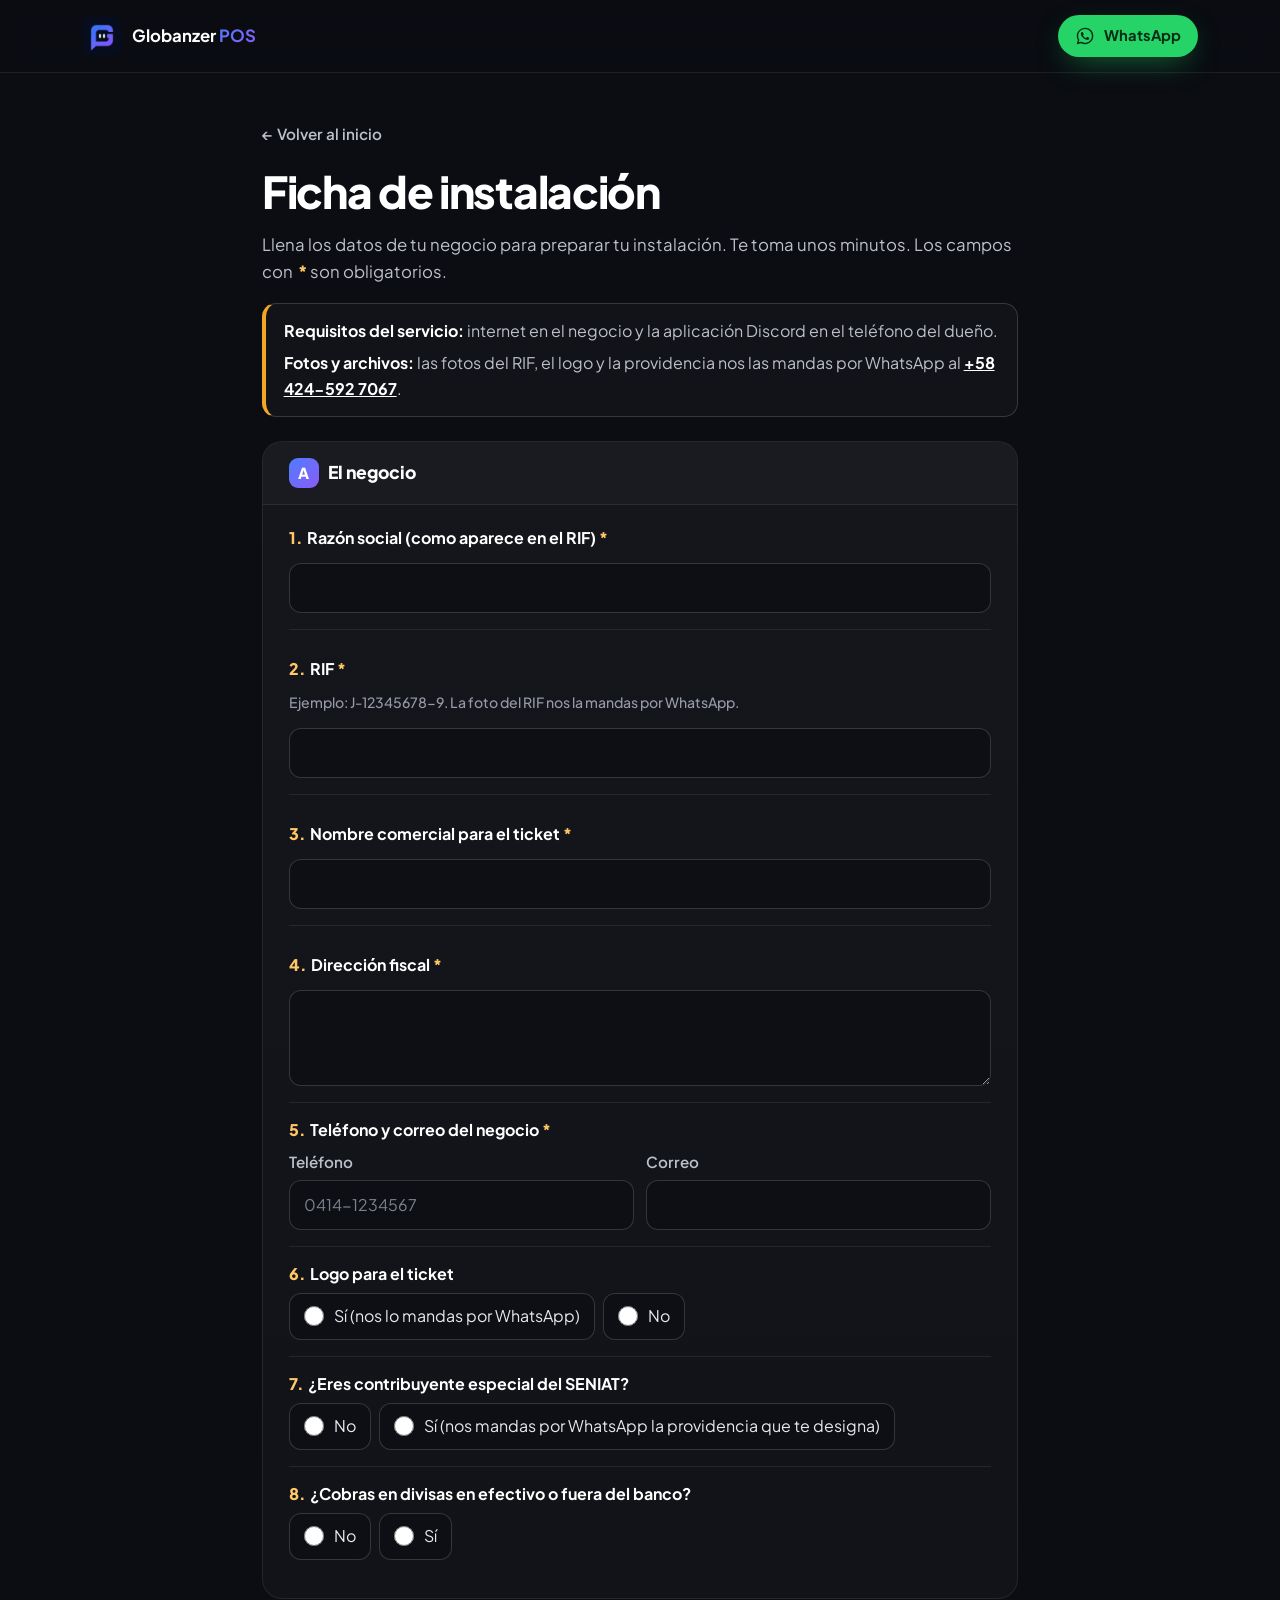
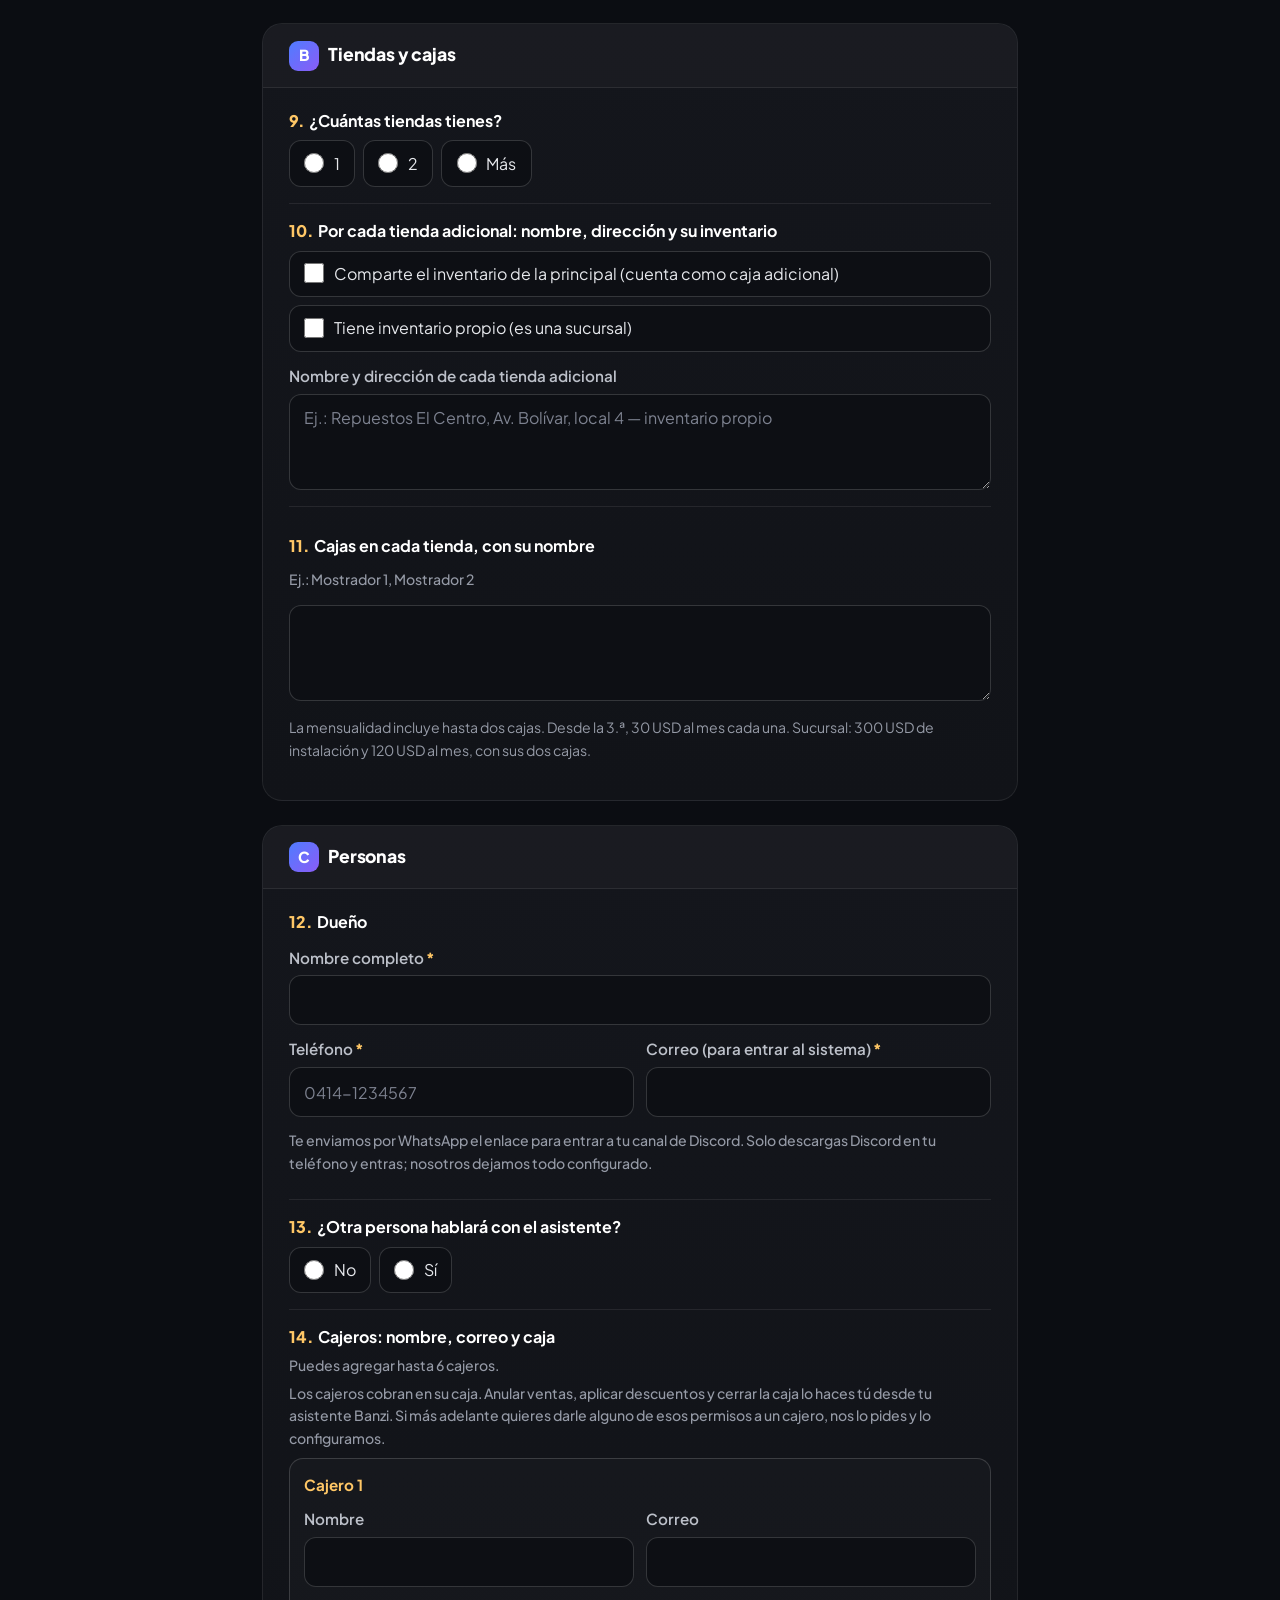
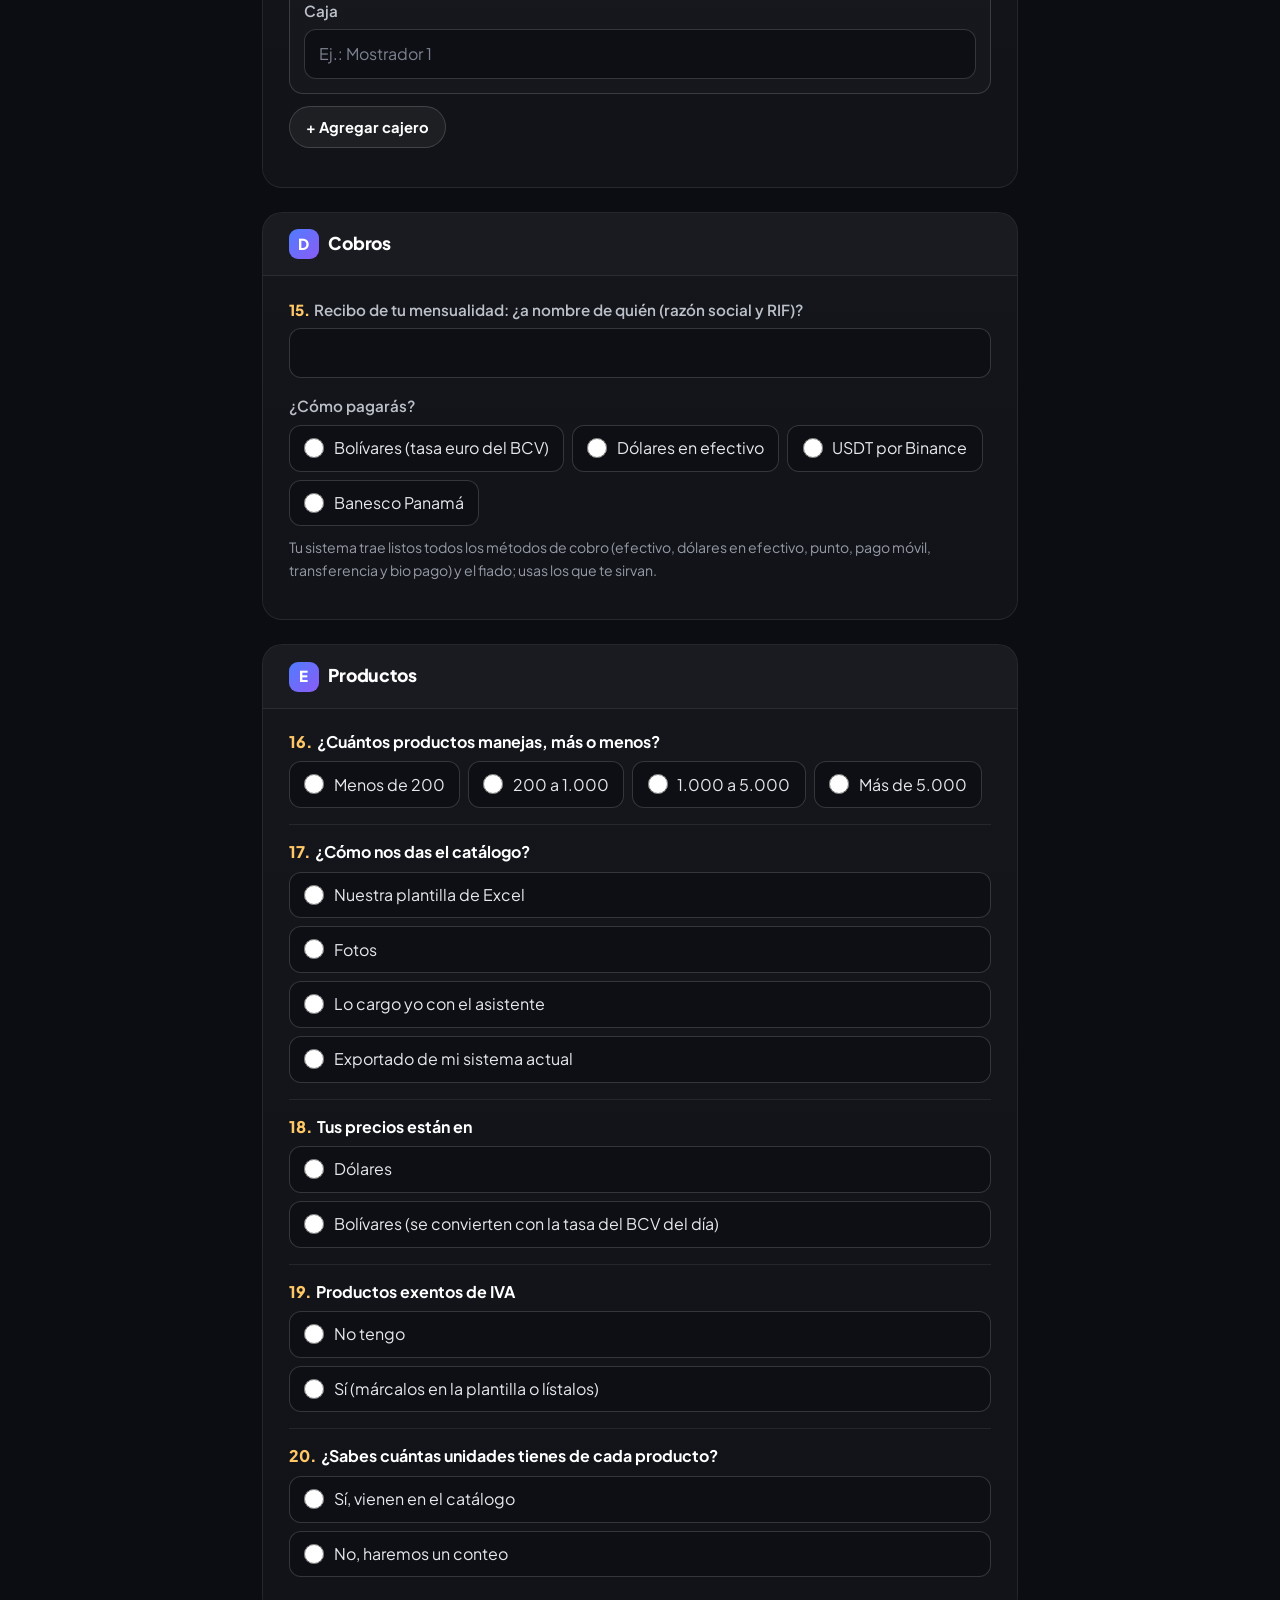
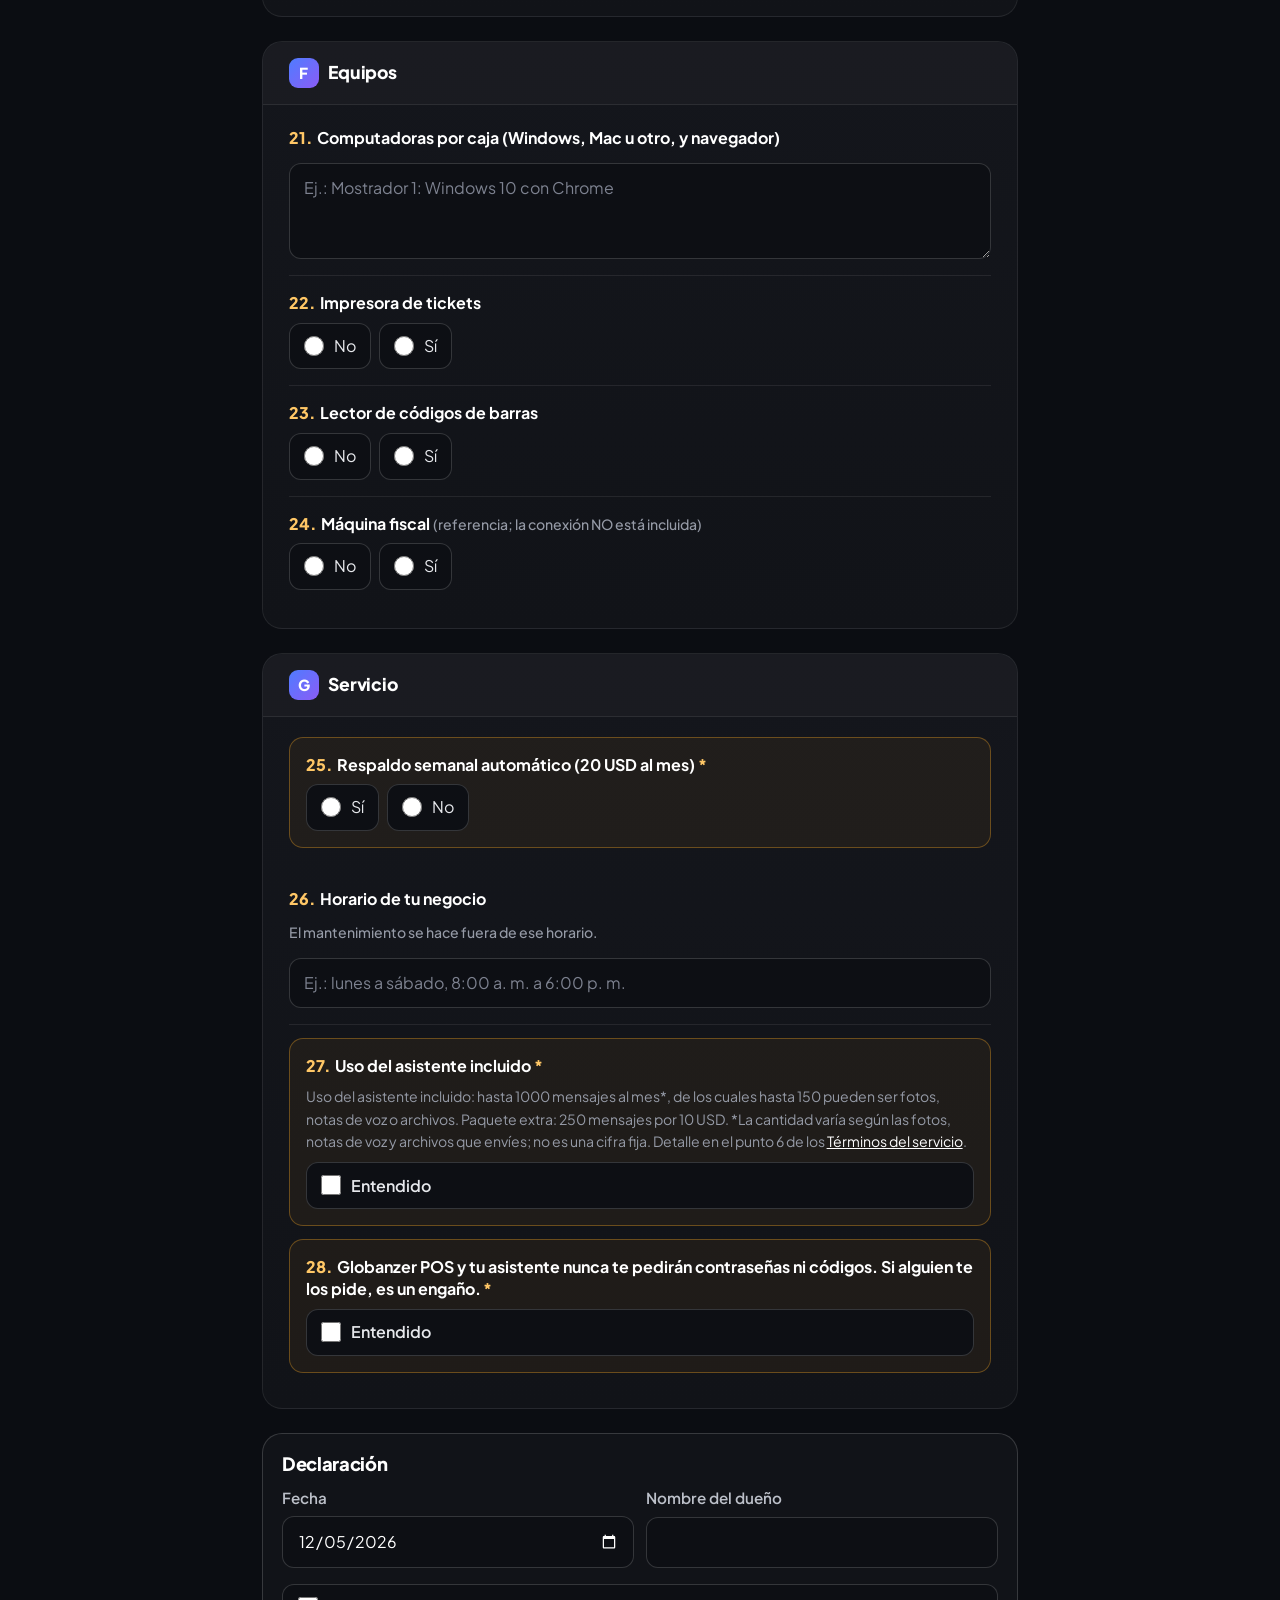
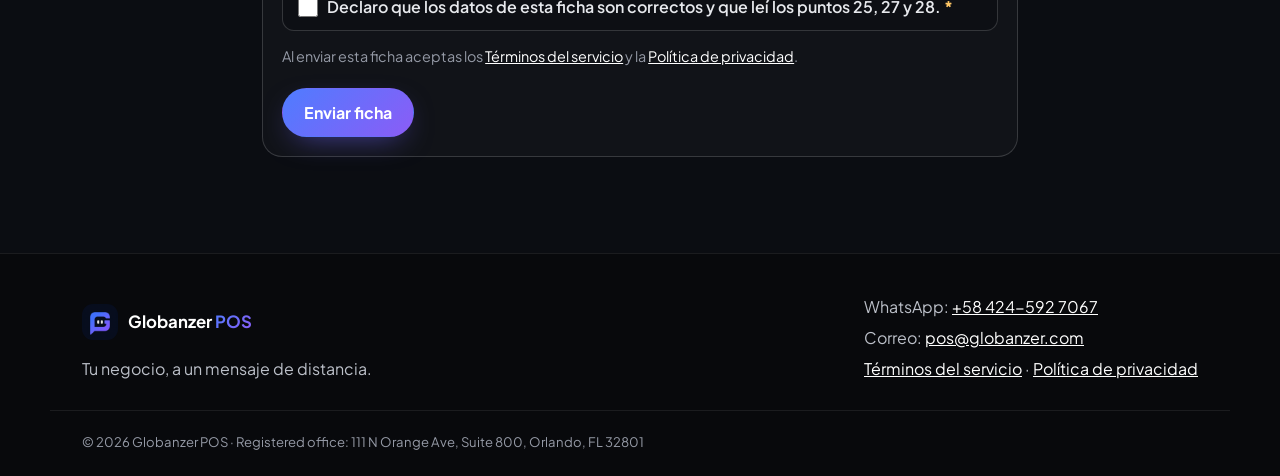
<file: formulario.html>
<!doctype html>
<html lang="es">
<head>
  <meta charset="utf-8">
  <meta name="viewport" content="width=device-width, initial-scale=1, viewport-fit=cover">
  <title>Ficha de instalación en línea — Globanzer POS</title>
  <meta name="description" content="Llena en línea la ficha de instalación de Globanzer POS con los datos de tu negocio. Te escribimos por WhatsApp para coordinar la instalación.">
  <meta name="theme-color" content="#0B0D12">
  <meta name="robots" content="noindex">
  <link rel="icon" type="image/png" href="assets/img/logo.png">
  <link rel="apple-touch-icon" href="assets/img/logo.png">
  <link rel="preconnect" href="https://fonts.googleapis.com">
  <link rel="preconnect" href="https://fonts.gstatic.com" crossorigin>
  <link rel="stylesheet" href="https://fonts.googleapis.com/css2?family=Plus+Jakarta+Sans:wght@400;500;600;700;800&display=swap">
  <link rel="stylesheet" href="assets/css/styles.css">
</head>
<body>
  <a class="skip-link" href="#contenido">Saltar al contenido</a>

  <header class="site-header" id="top">
    <div class="wrap header-inner">
      <a class="brand" href="index.html" aria-label="Globanzer POS, ir al inicio">
        <img src="assets/img/logo.png" alt="" width="40" height="40">
        <span>Globanzer <b>POS</b></span>
      </a>
      <a class="btn btn-wa btn-sm" href="https://wa.me/584245927067" target="_blank" rel="noopener" aria-label="Escríbenos por WhatsApp">
        <svg class="ico" aria-hidden="true" viewBox="0 0 24 24"><use href="#i-wa"/></svg>
        <span>WhatsApp</span>
      </a>
    </div>
  </header>

  <main id="contenido" class="form-page">
    <div class="wrap form-wrap">
      <a class="back-link" href="index.html">← Volver al inicio</a>
      <h1>Ficha de instalación</h1>
      <p class="form-intro">Llena los datos de tu negocio para preparar tu instalación. Te toma unos minutos. Los campos con <span class="req-mark" aria-hidden="true">*</span> son obligatorios.</p>

      <div class="callout" role="note">
        <p><strong>Requisitos del servicio:</strong> internet en el negocio y la aplicación Discord en el teléfono del dueño.</p>
        <p><strong>Fotos y archivos:</strong> las fotos del RIF, el logo y la providencia nos las mandas por WhatsApp al <a href="https://wa.me/584245927067" target="_blank" rel="noopener">+58 424-592 7067</a>.</p>
      </div>

      <div id="form-success" class="form-success" tabindex="-1" hidden>
        <div class="ok-ico" aria-hidden="true">✓</div>
        <h2>Recibimos tu ficha.</h2>
        <p>Te escribiremos por WhatsApp.</p>
        <p>Recuerda mandarnos por WhatsApp las fotos del RIF y, si aplica, el logo y la providencia.</p>
        <div class="cta-row center">
          <a class="btn btn-wa" href="https://wa.me/584245927067" target="_blank" rel="noopener">
            <svg class="ico" aria-hidden="true" viewBox="0 0 24 24"><use href="#i-wa"/></svg>
            Mandar las fotos por WhatsApp
          </a>
          <a class="btn btn-ghost" href="index.html">Volver al inicio</a>
        </div>
      </div>

      <form id="ficha" novalidate>
        <div id="form-errors" class="form-alert is-error" tabindex="-1" role="alert" hidden></div>

        <!-- ================= A ================= -->
        <fieldset class="fsec">
          <legend><span class="sec-letter" aria-hidden="true">A</span>El negocio</legend>
          <div class="fsec-body">
            <div class="q field">
              <label for="razon_social"><span class="qn">1.</span>Razón social (como aparece en el RIF)<span class="req-mark" aria-hidden="true">*</span></label>
              <input class="input" id="razon_social" name="razon_social" type="text" autocomplete="organization" maxlength="200" required aria-describedby="razon_social-err">
              <span class="err" id="razon_social-err"></span>
            </div>
            <div class="q field">
              <label for="rif"><span class="qn">2.</span>RIF<span class="req-mark" aria-hidden="true">*</span></label>
              <span class="hint" id="rif-hint">Ejemplo: J-12345678-9. La foto del RIF nos la mandas por WhatsApp.</span>
              <input class="input" id="rif" name="rif" type="text" maxlength="20" autocapitalize="characters" required aria-describedby="rif-hint rif-err">
              <span class="err" id="rif-err"></span>
            </div>
            <div class="q field">
              <label for="nombre_comercial"><span class="qn">3.</span>Nombre comercial para el ticket<span class="req-mark" aria-hidden="true">*</span></label>
              <input class="input" id="nombre_comercial" name="nombre_comercial" type="text" maxlength="120" required aria-describedby="nombre_comercial-err">
              <span class="err" id="nombre_comercial-err"></span>
            </div>
            <div class="q field">
              <label for="direccion"><span class="qn">4.</span>Dirección fiscal<span class="req-mark" aria-hidden="true">*</span></label>
              <textarea class="textarea" id="direccion" name="direccion" maxlength="400" rows="3" autocomplete="street-address" required aria-describedby="direccion-err"></textarea>
              <span class="err" id="direccion-err"></span>
            </div>
            <div class="q">
              <span class="q-label" id="q5"><span class="qn">5.</span>Teléfono y correo del negocio<span class="req-mark" aria-hidden="true">*</span></span>
              <div class="grid-2">
                <div class="field">
                  <label for="telefono_negocio">Teléfono</label>
                  <input class="input" id="telefono_negocio" name="telefono_negocio" type="tel" inputmode="tel" autocomplete="tel" maxlength="30" placeholder="0414-1234567" required aria-describedby="telefono_negocio-err">
                  <span class="err" id="telefono_negocio-err"></span>
                </div>
                <div class="field">
                  <label for="correo_negocio">Correo</label>
                  <input class="input" id="correo_negocio" name="correo_negocio" type="email" inputmode="email" autocomplete="email" maxlength="120" required aria-describedby="correo_negocio-err">
                  <span class="err" id="correo_negocio-err"></span>
                </div>
              </div>
            </div>
            <fieldset class="q">
              <legend><span class="qn">6.</span>Logo para el ticket</legend>
              <div class="opts">
                <label class="opt"><input type="radio" name="logo" value="Sí">Sí (nos lo mandas por WhatsApp)</label>
                <label class="opt"><input type="radio" name="logo" value="No">No</label>
              </div>
            </fieldset>
            <fieldset class="q">
              <legend><span class="qn">7.</span>¿Eres contribuyente especial del SENIAT?</legend>
              <div class="opts">
                <label class="opt"><input type="radio" name="contribuyente_especial" value="No">No</label>
                <label class="opt"><input type="radio" name="contribuyente_especial" value="Sí">Sí (nos mandas por WhatsApp la providencia que te designa)</label>
              </div>
            </fieldset>
            <fieldset class="q">
              <legend><span class="qn">8.</span>¿Cobras en divisas en efectivo o fuera del banco?</legend>
              <div class="opts">
                <label class="opt"><input type="radio" name="divisas_efectivo" value="No">No</label>
                <label class="opt"><input type="radio" name="divisas_efectivo" value="Sí">Sí</label>
              </div>
            </fieldset>
          </div>
        </fieldset>

        <!-- ================= B ================= -->
        <fieldset class="fsec">
          <legend><span class="sec-letter" aria-hidden="true">B</span>Tiendas y cajas</legend>
          <div class="fsec-body">
            <fieldset class="q">
              <legend><span class="qn">9.</span>¿Cuántas tiendas tienes?</legend>
              <div class="opts">
                <label class="opt"><input type="radio" name="tiendas" value="1">1</label>
                <label class="opt"><input type="radio" name="tiendas" value="2">2</label>
                <label class="opt"><input type="radio" name="tiendas" value="Más">Más</label>
              </div>
              <div class="cond field" data-show-when="tiendas=Más" hidden>
                <label for="tiendas_cuantas">¿Cuántas?</label>
                <input class="input" id="tiendas_cuantas" name="tiendas_cuantas" type="text" inputmode="numeric" maxlength="10">
              </div>
            </fieldset>
            <fieldset class="q">
              <legend><span class="qn">10.</span>Por cada tienda adicional: nombre, dirección y su inventario</legend>
              <div class="opts stack">
                <label class="opt"><input type="checkbox" name="tienda_adicional_tipo" value="Comparte el inventario de la principal">Comparte el inventario de la principal (cuenta como caja adicional)</label>
                <label class="opt"><input type="checkbox" name="tienda_adicional_tipo" value="Tiene inventario propio (sucursal)">Tiene inventario propio (es una sucursal)</label>
              </div>
              <div class="field">
                <label for="tiendas_adicionales">Nombre y dirección de cada tienda adicional</label>
                <textarea class="textarea" id="tiendas_adicionales" name="tiendas_adicionales" maxlength="800" rows="3" placeholder="Ej.: Repuestos El Centro, Av. Bolívar, local 4 — inventario propio"></textarea>
              </div>
            </fieldset>
            <div class="q field">
              <label for="cajas"><span class="qn">11.</span>Cajas en cada tienda, con su nombre</label>
              <span class="hint" id="cajas-hint">Ej.: Mostrador 1, Mostrador 2</span>
              <textarea class="textarea" id="cajas" name="cajas" maxlength="600" rows="2" aria-describedby="cajas-hint cajas-note"></textarea>
              <p class="q-note" id="cajas-note">La mensualidad incluye hasta dos cajas. Desde la 3.ª, 30 USD al mes cada una. Sucursal: 300 USD de instalación y 120 USD al mes, con sus dos cajas.</p>
            </div>
          </div>
        </fieldset>

        <!-- ================= C ================= -->
        <fieldset class="fsec">
          <legend><span class="sec-letter" aria-hidden="true">C</span>Personas</legend>
          <div class="fsec-body">
            <div class="q">
              <span class="q-label"><span class="qn">12.</span>Dueño</span>
              <div class="field">
                <label for="dueno_nombre">Nombre completo<span class="req-mark" aria-hidden="true">*</span></label>
                <input class="input" id="dueno_nombre" name="dueno_nombre" type="text" autocomplete="name" maxlength="120" required aria-describedby="dueno_nombre-err">
                <span class="err" id="dueno_nombre-err"></span>
              </div>
              <div class="grid-2" style="margin-top:.75rem">
                <div class="field">
                  <label for="dueno_telefono">Teléfono<span class="req-mark" aria-hidden="true">*</span></label>
                  <input class="input" id="dueno_telefono" name="dueno_telefono" type="tel" inputmode="tel" autocomplete="tel" maxlength="30" placeholder="0414-1234567" required aria-describedby="dueno_telefono-err">
                  <span class="err" id="dueno_telefono-err"></span>
                </div>
                <div class="field">
                  <label for="dueno_correo">Correo (para entrar al sistema)<span class="req-mark" aria-hidden="true">*</span></label>
                  <input class="input" id="dueno_correo" name="dueno_correo" type="email" inputmode="email" autocomplete="email" maxlength="120" required aria-describedby="dueno_correo-err">
                  <span class="err" id="dueno_correo-err"></span>
                </div>
              </div>
              <p class="hint" style="margin-top:.75rem">Te enviamos por WhatsApp el enlace para entrar a tu canal de Discord. Solo descargas Discord en tu teléfono y entras; nosotros dejamos todo configurado.</p>
            </div>
            <fieldset class="q">
              <legend><span class="qn">13.</span>¿Otra persona hablará con el asistente?</legend>
              <div class="opts">
                <label class="opt"><input type="radio" name="otra_persona" value="No">No</label>
                <label class="opt"><input type="radio" name="otra_persona" value="Sí">Sí</label>
              </div>
              <div class="cond" data-show-when="otra_persona=Sí" hidden>
                <div class="field">
                  <label for="otra_nombre_telefono">Nombre y teléfono</label>
                  <input class="input" id="otra_nombre_telefono" name="otra_nombre_telefono" type="text" maxlength="160">
                </div>
                <fieldset class="field" style="border:0;padding:0;margin-inline:0">
                  <legend style="font-weight:600;color:var(--muted);font-size:.95rem;margin-bottom:.4rem;padding:0">Nivel</legend>
                  <div class="opts stack">
                    <label class="opt"><input type="radio" name="otra_nivel" value="Encargado (solo consultas)">Encargado (solo consultas)</label>
                    <label class="opt"><input type="radio" name="otra_nivel" value="Dueño (todo, siempre con confirmación)">Dueño (todo, siempre con confirmación)</label>
                  </div>
                </fieldset>
              </div>
            </fieldset>
            <div class="q">
              <span class="q-label" id="q14"><span class="qn">14.</span>Cajeros: nombre, correo y caja</span>
              <span class="hint">Puedes agregar hasta 6 cajeros.</span>
              <p class="hint">Los cajeros cobran en su caja. Anular ventas, aplicar descuentos y cerrar la caja lo haces tú desde tu asistente Banzi. Si más adelante quieres darle alguno de esos permisos a un cajero, nos lo pides y lo configuramos.</p>
              <div class="cashiers" id="cashiers"></div>
              <button type="button" class="btn btn-ghost btn-sm add-btn" id="add-cashier">+ Agregar cajero</button>
              <template id="cashier-tpl">
                <fieldset class="cashier" style="margin:0">
                  <legend class="cashier-head" style="width:100%;padding:0;float:left"><b>Cajero <span data-n></span></b></legend>
                  <div style="clear:both" class="grid-2">
                    <div class="field">
                      <label data-for="nombre">Nombre</label>
                      <input class="input" data-k="nombre" type="text" maxlength="120" autocomplete="off">
                    </div>
                    <div class="field">
                      <label data-for="correo">Correo</label>
                      <input class="input" data-k="correo" type="email" inputmode="email" maxlength="120" autocomplete="off">
                      <span class="err" data-err="correo"></span>
                    </div>
                  </div>
                  <div class="field">
                    <label data-for="caja">Caja</label>
                    <input class="input" data-k="caja" type="text" maxlength="60" placeholder="Ej.: Mostrador 1" autocomplete="off">
                  </div>
                  <button type="button" class="link-btn" data-remove>Quitar este cajero</button>
                </fieldset>
              </template>
            </div>
          </div>
        </fieldset>

        <!-- ================= D ================= -->
        <fieldset class="fsec">
          <legend><span class="sec-letter" aria-hidden="true">D</span>Cobros</legend>
          <div class="fsec-body">
            <div class="q">
              <div class="field">
                <label for="recibo_nombre"><span class="qn">15.</span>Recibo de tu mensualidad: ¿a nombre de quién (razón social y RIF)?</label>
                <input class="input" id="recibo_nombre" name="recibo_nombre" type="text" maxlength="200">
              </div>
              <fieldset class="field" style="border:0;padding:0;margin-inline:0;margin-top:1rem">
                <legend style="font-weight:600;color:var(--muted);font-size:.95rem;margin-bottom:.4rem;padding:0">¿Cómo pagarás?</legend>
                <div class="opts">
                  <label class="opt"><input type="radio" name="forma_pago" value="Bolívares (tasa euro del BCV)">Bolívares (tasa euro del BCV)</label>
                  <label class="opt"><input type="radio" name="forma_pago" value="Dólares en efectivo">Dólares en efectivo</label>
                  <label class="opt"><input type="radio" name="forma_pago" value="USDT por Binance">USDT por Binance</label>
                  <label class="opt"><input type="radio" name="forma_pago" value="Banesco Panamá">Banesco Panamá</label>
                </div>
              </fieldset>
              <p class="q-note">Tu sistema trae listos todos los métodos de cobro (efectivo, dólares en efectivo, punto, pago móvil, transferencia y bio pago) y el fiado; usas los que te sirvan.</p>
            </div>
          </div>
        </fieldset>

        <!-- ================= E ================= -->
        <fieldset class="fsec">
          <legend><span class="sec-letter" aria-hidden="true">E</span>Productos</legend>
          <div class="fsec-body">
            <fieldset class="q">
              <legend><span class="qn">16.</span>¿Cuántos productos manejas, más o menos?</legend>
              <div class="opts">
                <label class="opt"><input type="radio" name="productos_cantidad" value="Menos de 200">Menos de 200</label>
                <label class="opt"><input type="radio" name="productos_cantidad" value="200 a 1.000">200 a 1.000</label>
                <label class="opt"><input type="radio" name="productos_cantidad" value="1.000 a 5.000">1.000 a 5.000</label>
                <label class="opt"><input type="radio" name="productos_cantidad" value="Más de 5.000">Más de 5.000</label>
              </div>
            </fieldset>
            <fieldset class="q">
              <legend><span class="qn">17.</span>¿Cómo nos das el catálogo?</legend>
              <div class="opts stack">
                <label class="opt"><input type="radio" name="catalogo" value="Nuestra plantilla de Excel">Nuestra plantilla de Excel</label>
                <label class="opt"><input type="radio" name="catalogo" value="Fotos">Fotos</label>
                <label class="opt"><input type="radio" name="catalogo" value="Lo cargo yo con el asistente">Lo cargo yo con el asistente</label>
                <label class="opt"><input type="radio" name="catalogo" value="Exportado de mi sistema actual">Exportado de mi sistema actual</label>
              </div>
              <div class="cond field" data-show-when="catalogo=Exportado de mi sistema actual" hidden>
                <label for="catalogo_sistema">¿Cuál sistema?</label>
                <input class="input" id="catalogo_sistema" name="catalogo_sistema" type="text" maxlength="80">
              </div>
            </fieldset>
            <fieldset class="q">
              <legend><span class="qn">18.</span>Tus precios están en</legend>
              <div class="opts stack">
                <label class="opt"><input type="radio" name="precios_moneda" value="Dólares">Dólares</label>
                <label class="opt"><input type="radio" name="precios_moneda" value="Bolívares">Bolívares (se convierten con la tasa del BCV del día)</label>
              </div>
            </fieldset>
            <fieldset class="q">
              <legend><span class="qn">19.</span>Productos exentos de IVA</legend>
              <div class="opts stack">
                <label class="opt"><input type="radio" name="exentos_iva" value="No tengo">No tengo</label>
                <label class="opt"><input type="radio" name="exentos_iva" value="Sí">Sí (márcalos en la plantilla o lístalos)</label>
              </div>
              <div class="cond field" data-show-when="exentos_iva=Sí" hidden>
                <label for="exentos_lista">Lista de productos exentos (opcional)</label>
                <textarea class="textarea" id="exentos_lista" name="exentos_lista" maxlength="800" rows="3"></textarea>
              </div>
            </fieldset>
            <fieldset class="q">
              <legend><span class="qn">20.</span>¿Sabes cuántas unidades tienes de cada producto?</legend>
              <div class="opts stack">
                <label class="opt"><input type="radio" name="existencias" value="Sí, vienen en el catálogo">Sí, vienen en el catálogo</label>
                <label class="opt"><input type="radio" name="existencias" value="No, haremos un conteo">No, haremos un conteo</label>
              </div>
              <div class="cond field" data-show-when="existencias=No, haremos un conteo" hidden>
                <label for="conteo_fecha">Fecha del conteo</label>
                <input class="input" id="conteo_fecha" name="conteo_fecha" type="date">
              </div>
            </fieldset>
          </div>
        </fieldset>

        <!-- ================= F ================= -->
        <fieldset class="fsec">
          <legend><span class="sec-letter" aria-hidden="true">F</span>Equipos</legend>
          <div class="fsec-body">
            <div class="q field">
              <label for="computadoras"><span class="qn">21.</span>Computadoras por caja (Windows, Mac u otro, y navegador)</label>
              <textarea class="textarea" id="computadoras" name="computadoras" maxlength="400" rows="2" placeholder="Ej.: Mostrador 1: Windows 10 con Chrome"></textarea>
            </div>
            <fieldset class="q">
              <legend><span class="qn">22.</span>Impresora de tickets</legend>
              <div class="opts">
                <label class="opt"><input type="radio" name="impresora" value="No">No</label>
                <label class="opt"><input type="radio" name="impresora" value="Sí">Sí</label>
              </div>
              <div class="cond" data-show-when="impresora=Sí" hidden>
                <div class="field">
                  <label for="impresora_modelo">Marca y modelo</label>
                  <input class="input" id="impresora_modelo" name="impresora_modelo" type="text" maxlength="80">
                </div>
                <fieldset class="field" style="border:0;padding:0;margin-inline:0">
                  <legend style="font-weight:600;color:var(--muted);font-size:.95rem;margin-bottom:.4rem;padding:0">Papel</legend>
                  <div class="opts">
                    <label class="opt"><input type="radio" name="impresora_papel" value="58 mm">58 mm</label>
                    <label class="opt"><input type="radio" name="impresora_papel" value="80 mm">80 mm</label>
                  </div>
                </fieldset>
              </div>
            </fieldset>
            <fieldset class="q">
              <legend><span class="qn">23.</span>Lector de códigos de barras</legend>
              <div class="opts">
                <label class="opt"><input type="radio" name="lector_barras" value="No">No</label>
                <label class="opt"><input type="radio" name="lector_barras" value="Sí">Sí</label>
              </div>
            </fieldset>
            <fieldset class="q">
              <legend><span class="qn">24.</span>Máquina fiscal <span class="hint" style="display:inline;margin:0">(referencia; la conexión NO está incluida)</span></legend>
              <div class="opts">
                <label class="opt"><input type="radio" name="maquina_fiscal" value="No">No</label>
                <label class="opt"><input type="radio" name="maquina_fiscal" value="Sí">Sí</label>
              </div>
              <div class="cond field" data-show-when="maquina_fiscal=Sí" hidden>
                <label for="maquina_fiscal_modelo">Marca y modelo</label>
                <input class="input" id="maquina_fiscal_modelo" name="maquina_fiscal_modelo" type="text" maxlength="80">
              </div>
            </fieldset>
          </div>
        </fieldset>

        <!-- ================= G ================= -->
        <fieldset class="fsec">
          <legend><span class="sec-letter" aria-hidden="true">G</span>Servicio</legend>
          <div class="fsec-body">
            <fieldset class="q notice" id="q-respaldo">
              <legend><span class="qn">25.</span>Respaldo semanal automático (20 USD al mes)<span class="req-mark" aria-hidden="true">*</span></legend>
              <div class="opts" id="respaldo-opts" aria-describedby="respaldo-err">
                <label class="opt"><input type="radio" id="respaldo_si" name="respaldo" value="Sí" required>Sí</label>
                <label class="opt"><input type="radio" name="respaldo" value="No">No</label>
              </div>
              <span class="err" id="respaldo-err"></span>
              <div class="cond" data-show-when="respaldo=No" hidden>
                <label class="opt ack"><input type="checkbox" id="respaldo_riesgo" name="respaldo_riesgo" value="Entendido" aria-describedby="respaldo_riesgo-err"><span>Entiendo que, si el servidor falla, puedo perder mis datos.<span class="req-mark" aria-hidden="true">*</span></span></label>
                <span class="err" id="respaldo_riesgo-err"></span>
              </div>
            </fieldset>
            <div class="q field">
              <label for="horario"><span class="qn">26.</span>Horario de tu negocio</label>
              <span class="hint" id="horario-hint">El mantenimiento se hace fuera de ese horario.</span>
              <input class="input" id="horario" name="horario" type="text" maxlength="160" placeholder="Ej.: lunes a sábado, 8:00 a. m. a 6:00 p. m." aria-describedby="horario-hint">
            </div>
            <fieldset class="q notice">
              <legend><span class="qn">27.</span>Uso del asistente incluido<span class="req-mark" aria-hidden="true">*</span></legend>
              <p class="q-note" style="margin:0 0 .6rem" id="uso-note">Uso del asistente incluido: hasta 1000 mensajes al mes*, de los cuales hasta 150 pueden ser fotos, notas de voz o archivos. Paquete extra: 250 mensajes por 10 USD. *La cantidad varía según las fotos, notas de voz y archivos que envíes; no es una cifra fija. Detalle en el punto 6 de los <a href="terminos.html#t6" target="_blank" rel="noopener" style="color:#fff">Términos del servicio</a>.</p>
              <label class="opt ack"><input type="checkbox" id="uso_asistente" name="uso_asistente" value="Entendido" aria-describedby="uso-note uso_asistente-err"><span>Entendido</span></label>
              <span class="err" id="uso_asistente-err"></span>
            </fieldset>
            <fieldset class="q notice">
              <legend><span class="qn">28.</span>Globanzer POS y tu asistente nunca te pedirán contraseñas ni códigos. Si alguien te los pide, es un engaño.<span class="req-mark" aria-hidden="true">*</span></legend>
              <label class="opt ack"><input type="checkbox" id="seguridad" name="seguridad" value="Entendido" aria-describedby="seguridad-err"><span>Entendido</span></label>
              <span class="err" id="seguridad-err"></span>
            </fieldset>
          </div>
        </fieldset>

        <!-- ================= Declaración ================= -->
        <section class="declaration" aria-labelledby="decl-title">
          <h2 id="decl-title">Declaración</h2>
          <div class="grid-2">
            <div class="field">
              <label for="fecha">Fecha</label>
              <input class="input" id="fecha" name="fecha" type="date">
            </div>
            <div class="field">
              <label for="declarante">Nombre del dueño</label>
              <input class="input" id="declarante" name="declarante" type="text" autocomplete="name" maxlength="120">
            </div>
          </div>
          <div style="margin-top:1rem">
            <label class="opt ack"><input type="checkbox" id="declaracion" name="declaracion" value="Acepto" aria-describedby="declaracion-err"><span>Declaro que los datos de esta ficha son correctos y que leí los puntos 25, 27 y 28.<span class="req-mark" aria-hidden="true">*</span></span></label>
            <span class="err" id="declaracion-err"></span>
          </div>
          <p class="legal-accept">Al enviar esta ficha aceptas los <a href="terminos.html" target="_blank" rel="noopener">Términos del servicio</a> y la <a href="privacidad.html" target="_blank" rel="noopener">Política de privacidad</a>.</p>

          <div class="turnstile-box" id="turnstile" data-sitekey="0x4AAAAAAFN0MWmY1X8nRcqa"></div>
          <span class="err" id="turnstile-err"></span>

          <div class="submit-row">
            <button class="btn btn-primary" type="submit" id="submit-btn">
              <span class="spinner" aria-hidden="true"></span>
              <span class="btn-label">Enviar ficha</span>
            </button>
          </div>
          <div id="send-error" class="form-alert is-error" tabindex="-1" role="alert" hidden>
            <h2>No pudimos enviar tu ficha</h2>
            <p id="send-error-msg">Hubo un problema de conexión. Tus datos siguen en esta página: intenta de nuevo en un momento o escríbenos por WhatsApp y te ayudamos.</p>
            <a class="btn btn-wa" href="https://wa.me/584245927067?text=Hola%2C%20quiero%20enviar%20mi%20ficha%20de%20instalaci%C3%B3n%20de%20Globanzer%20POS" target="_blank" rel="noopener">
              <svg class="ico" aria-hidden="true" viewBox="0 0 24 24"><use href="#i-wa"/></svg>
              Escríbenos por WhatsApp
            </a>
          </div>
        </section>
      </form>
    </div>
  </main>

  <footer class="site-footer">
    <div class="wrap footer-grid">
      <div class="footer-brand">
        <a class="brand" href="index.html"><img src="assets/img/logo.png" alt="" width="36" height="36" loading="lazy"><span>Globanzer <b>POS</b></span></a>
        <p>Tu negocio, a un mensaje de distancia.</p>
      </div>
      <ul class="footer-contact">
        <li>WhatsApp: <a href="https://wa.me/584245927067" target="_blank" rel="noopener">+58 424-592 7067</a></li>
        <li>Correo: <a href="mailto:pos@globanzer.com">pos@globanzer.com</a></li>
        <li><a href="terminos.html">Términos del servicio</a> · <a href="privacidad.html">Política de privacidad</a></li>
      </ul>
    </div>
    <div class="wrap legal">
      <p>© 2026 Globanzer POS · Registered office: 111 N Orange Ave, Suite 800, Orlando, FL 32801</p>
    </div>
  </footer>

  <svg width="0" height="0" style="position:absolute" aria-hidden="true">
    <symbol id="i-wa" viewBox="0 0 24 24"><path fill="currentColor" d="M12.04 2C6.58 2 2.13 6.45 2.13 11.91c0 1.75.46 3.45 1.32 4.95L2.05 22l5.25-1.38a9.9 9.9 0 004.74 1.21h.01c5.46 0 9.91-4.45 9.91-9.91 0-2.65-1.03-5.14-2.9-7.01A9.82 9.82 0 0012.04 2zm.01 18.15h-.01a8.23 8.23 0 01-4.2-1.15l-.3-.18-3.12.82.83-3.04-.2-.31a8.2 8.2 0 01-1.26-4.38c0-4.54 3.7-8.23 8.25-8.23 2.2 0 4.27.86 5.83 2.42a8.18 8.18 0 012.41 5.83c0 4.54-3.7 8.22-8.23 8.22zm4.52-6.16c-.25-.12-1.47-.72-1.69-.81-.23-.08-.39-.12-.56.13-.17.25-.64.81-.78.97-.14.17-.29.19-.54.06-.25-.12-1.05-.39-1.99-1.23-.74-.66-1.23-1.47-1.38-1.72-.14-.25-.02-.38.11-.51.11-.11.25-.29.37-.43.13-.15.17-.25.25-.42.08-.17.04-.31-.02-.43-.06-.12-.56-1.34-.76-1.84-.2-.48-.41-.42-.56-.43h-.48c-.17 0-.43.06-.66.31-.23.25-.86.85-.86 2.07 0 1.22.89 2.4 1.01 2.56.12.17 1.75 2.67 4.23 3.74.59.26 1.05.41 1.41.52.59.19 1.13.16 1.56.1.48-.07 1.47-.6 1.67-1.18.21-.58.21-1.07.14-1.18-.06-.11-.22-.17-.47-.29z"/></symbol>
  </svg>

  <script src="assets/js/ficha.js" defer></script>
</body>
</html>
</file>
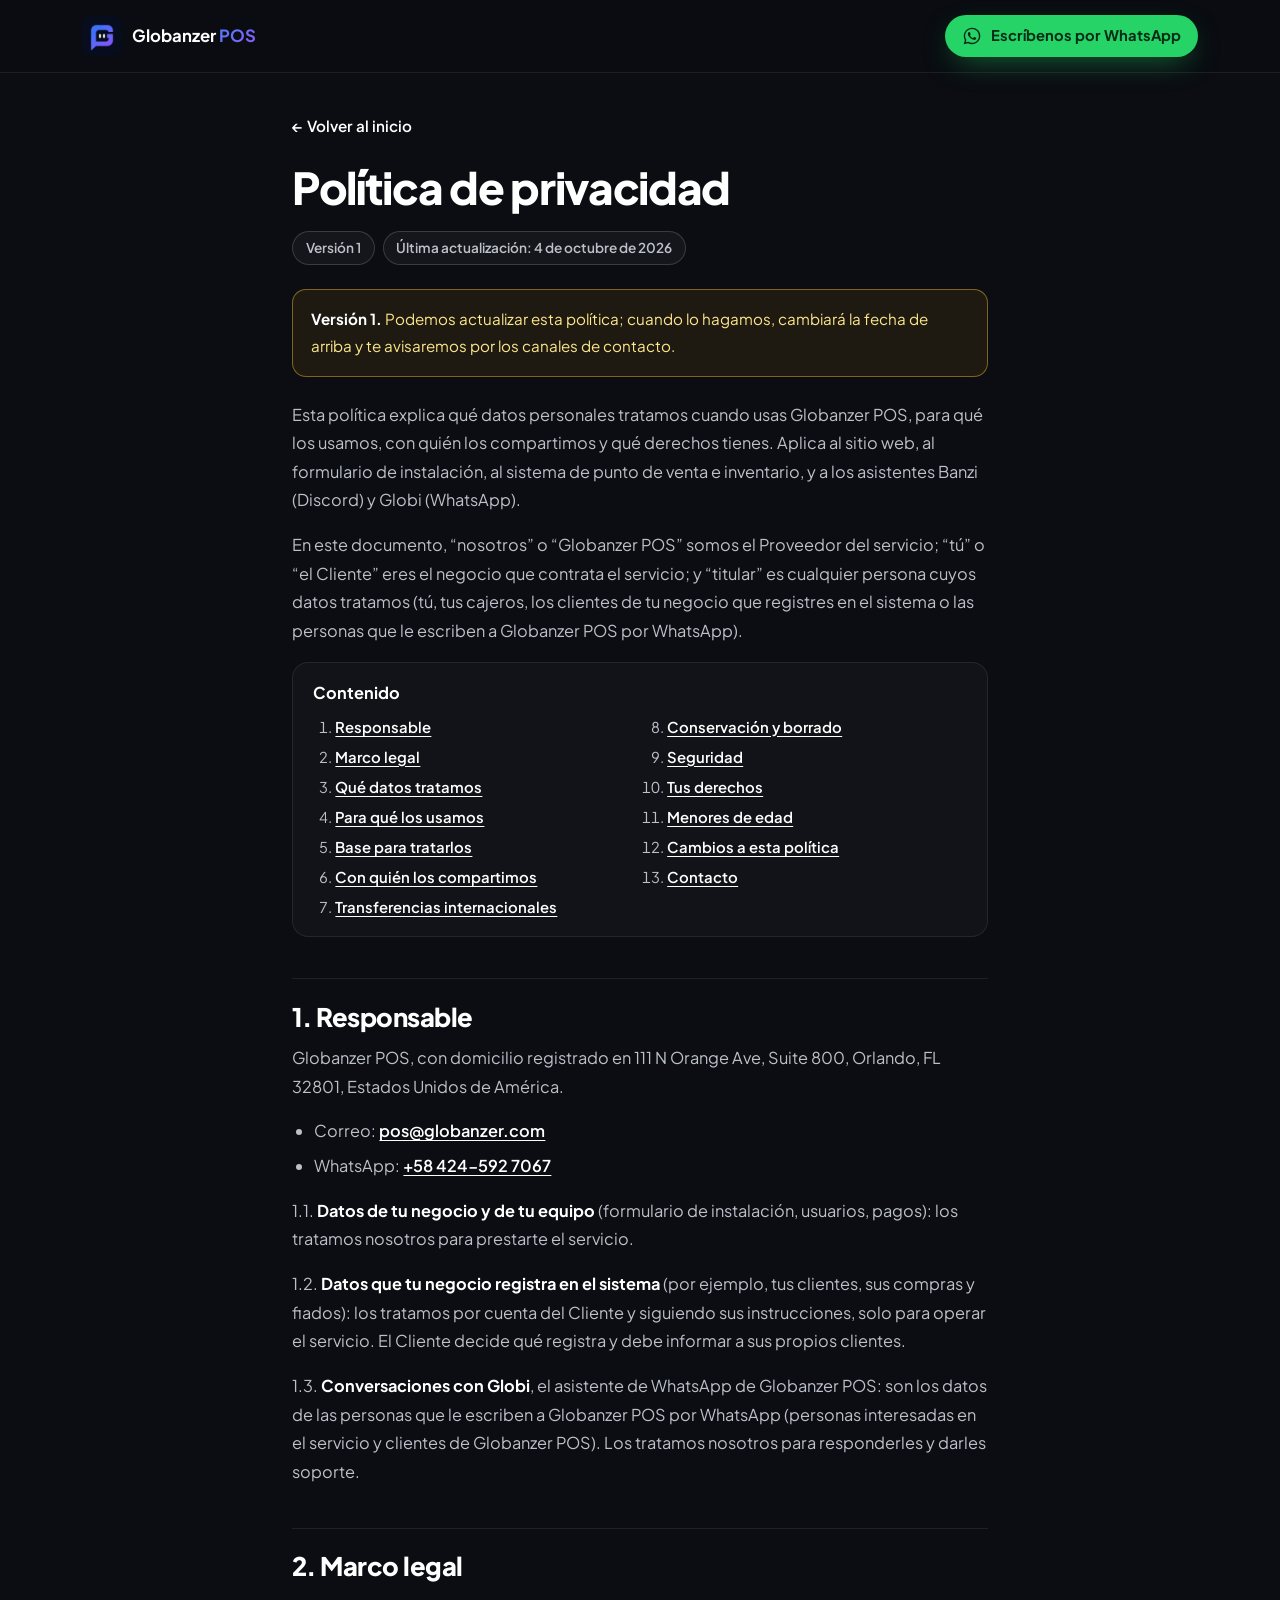
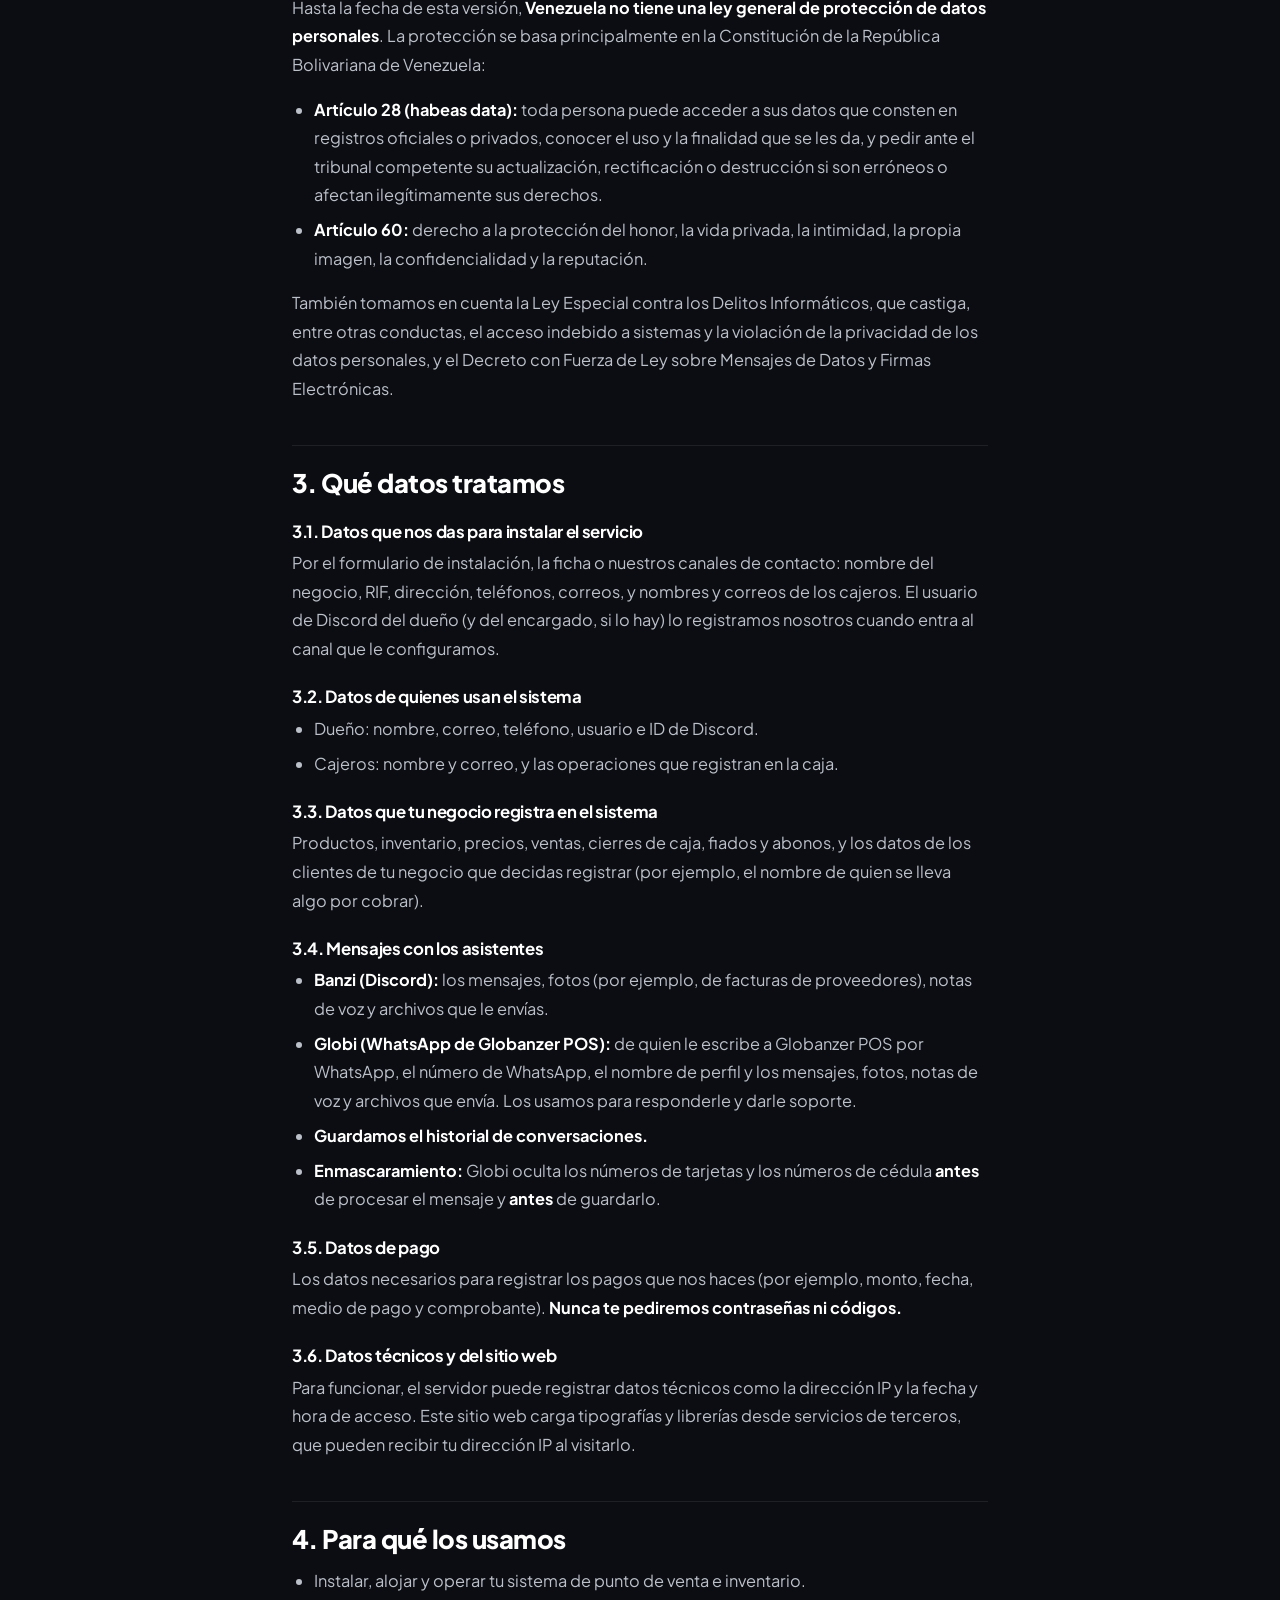
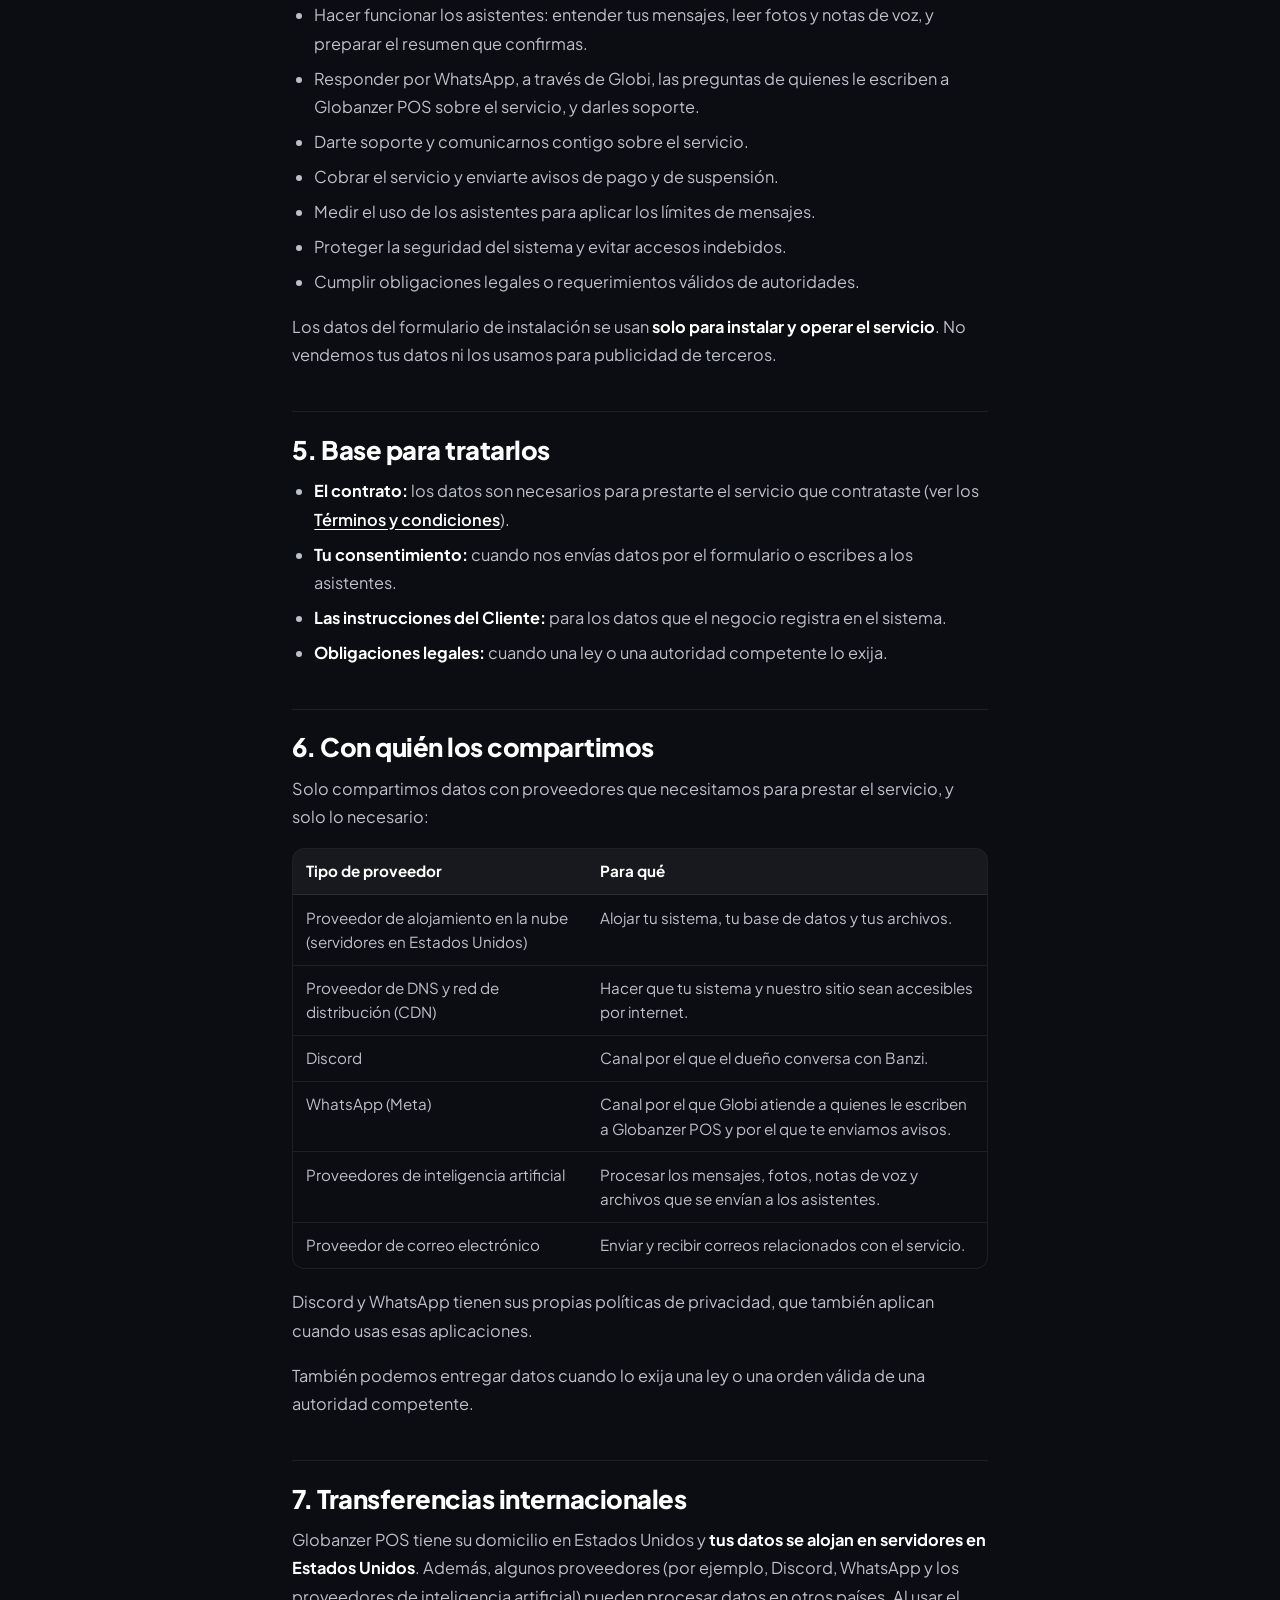
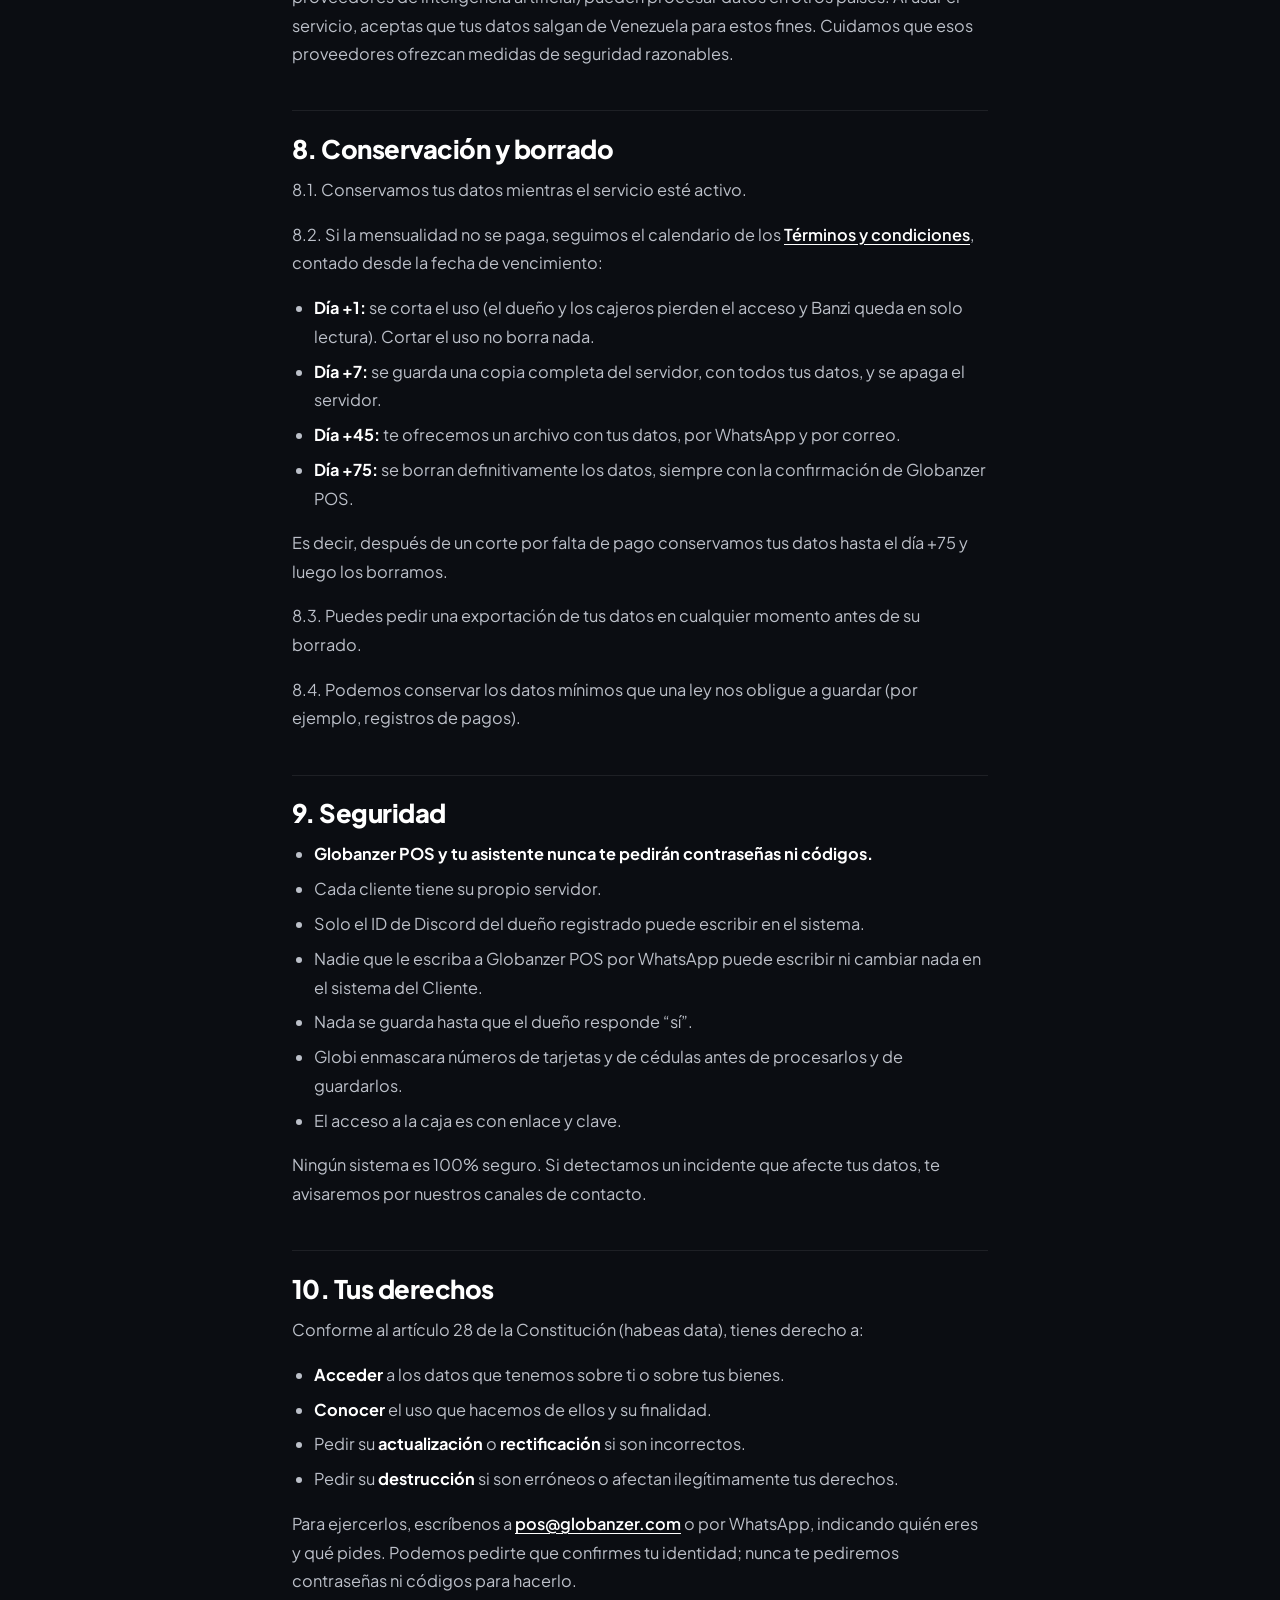
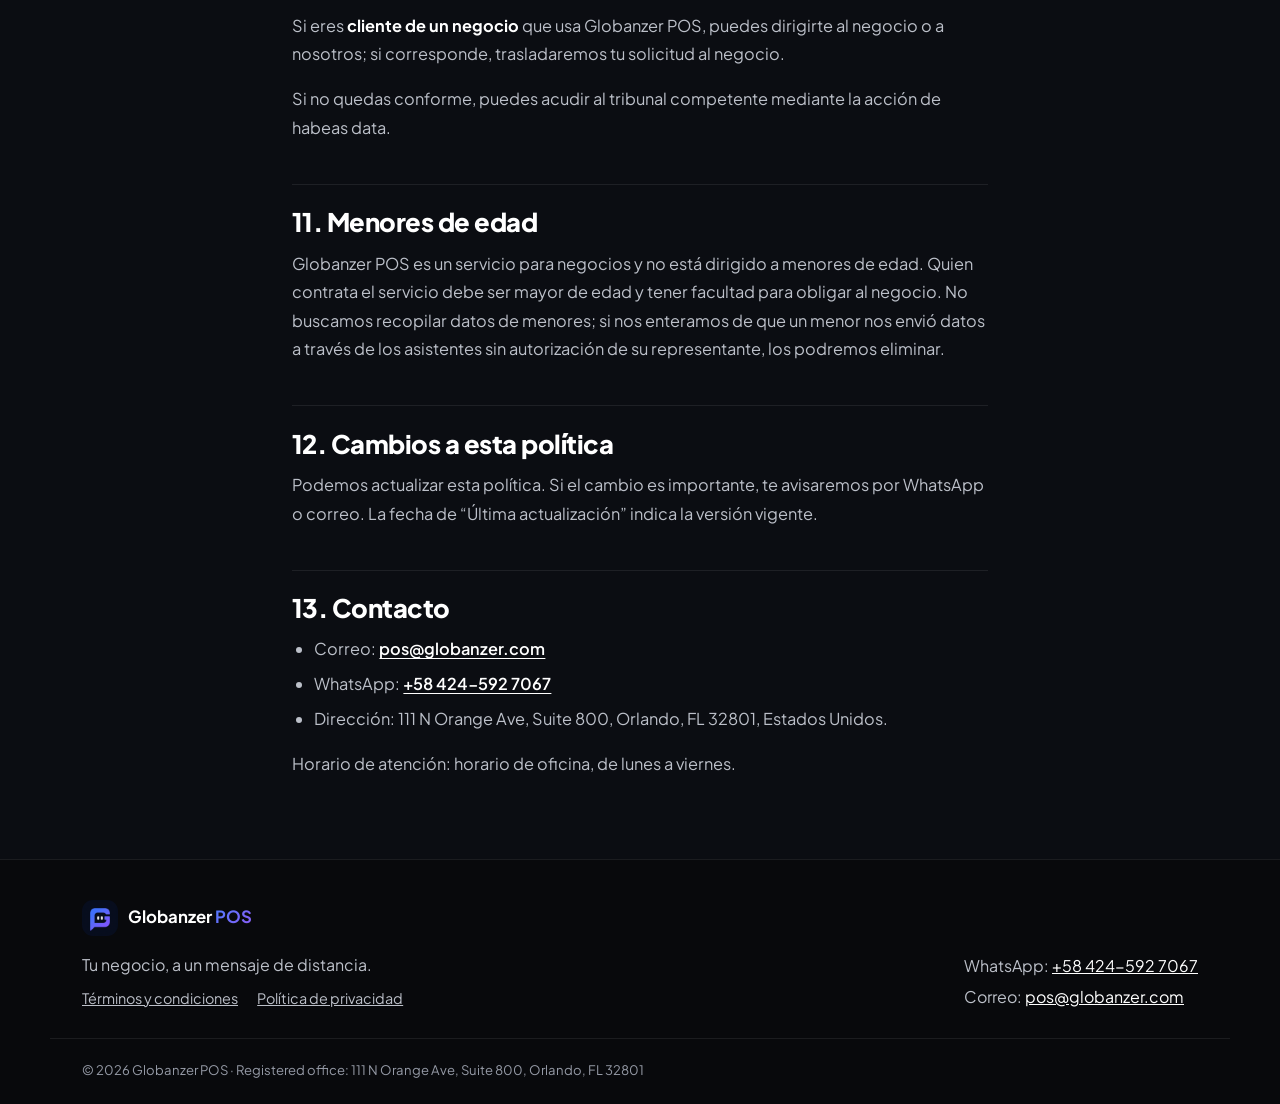
<file: privacidad.html>
<!doctype html>
<html lang="es">
<head>
  <meta charset="utf-8">
  <meta name="viewport" content="width=device-width, initial-scale=1, viewport-fit=cover">
  <title>Política de privacidad — Globanzer POS</title>
  <meta name="description" content="Política de privacidad de Globanzer POS: qué datos tratamos, para qué, con quién los compartimos, cuánto los guardamos y tus derechos.">
  <meta name="theme-color" content="#0B0D12">
  <meta name="robots" content="noindex">
  <link rel="icon" type="image/png" href="assets/img/logo.png">
  <link rel="apple-touch-icon" href="assets/img/logo.png">
  <link rel="preconnect" href="https://fonts.googleapis.com">
  <link rel="preconnect" href="https://fonts.gstatic.com" crossorigin>
  <link rel="stylesheet" href="https://fonts.googleapis.com/css2?family=Plus+Jakarta+Sans:wght@400;500;600;700;800&display=swap">
  <link rel="stylesheet" href="assets/css/styles.css">
  <style>
    .legal-page { padding-block: 2.5rem 4rem; }
    .legal-doc { max-width: 760px; margin-inline: auto; }
    .legal-doc h1 { font-size: clamp(2rem, 7vw, 2.75rem); font-weight: 800; letter-spacing: -0.03em; margin-bottom: .4em; }
    .legal-doc h2 { font-size: clamp(1.3rem, 4.5vw, 1.6rem); margin: 2.6rem 0 .8rem; padding-top: 1.4rem; border-top: 1px solid var(--line); }
    .legal-doc h3 { font-size: 1.05rem; margin: 1.5rem 0 .5rem; color: #fff; }
    .legal-doc p, .legal-doc li { color: var(--muted); font-size: 1.02rem; line-height: 1.75; }
    .legal-doc strong { color: #fff; }
    .legal-doc a { color: #fff; font-weight: 600; text-underline-offset: 3px; }
    .legal-doc ul { list-style: disc; padding-left: 1.4rem; margin: 0 0 1em; }
    .legal-doc ol { list-style: decimal; padding-left: 1.4rem; margin: 0 0 1em; }
    .legal-doc li { margin-bottom: .4rem; }
    .legal-meta { display: flex; flex-wrap: wrap; gap: .5rem; margin: 0 0 1.5rem; }
    .legal-meta span { padding: .35rem .8rem; border-radius: 999px; border: 1px solid var(--line-2); background: rgba(255,255,255,.04); font-size: .85rem; font-weight: 600; color: var(--muted); }
    .legal-notice { border: 1px solid rgba(251,191,36,.45); background: rgba(251,191,36,.08); border-radius: 14px; padding: 1rem 1.15rem; margin: 0 0 1.5rem; }
    .legal-notice p { margin: 0; color: #fde68a; font-size: .95rem; }
    .pendiente { display: block; border-left: 3px solid #fbbf24; background: rgba(251,191,36,.07); padding: .6rem .9rem; border-radius: 0 10px 10px 0; color: #fde68a !important; font-size: .93rem !important; margin: .4rem 0 1rem; }
    .legal-toc { border: 1px solid var(--line); border-radius: 16px; padding: 1rem 1.25rem; background: var(--panel); margin-bottom: 1rem; }
    .legal-toc p { margin: 0 0 .4rem; font-weight: 700; color: #fff; }
    .legal-toc ol { margin: 0; columns: 2 220px; column-gap: 2rem; }
    .legal-toc li { font-size: .93rem; margin-bottom: .25rem; }
    .legal-doc table { width: 100%; border-collapse: collapse; font-size: .95rem; }
    .table-scroll { overflow-x: auto; margin: .5rem 0 1.2rem; border: 1px solid var(--line); border-radius: 12px; }
    .legal-doc th, .legal-doc td { text-align: left; padding: .65rem .8rem; border-bottom: 1px solid var(--line); color: var(--muted); vertical-align: top; }
    .legal-doc th { color: #fff; background: rgba(255,255,255,.05); font-weight: 700; }
    .legal-doc tr:last-child td { border-bottom: 0; }
    .back-link { display: inline-block; margin-bottom: 1.5rem; color: var(--muted); text-decoration: none; font-weight: 600; font-size: .95rem; }
    .back-link:hover { color: #fff; }
    .footer-links { display: flex; flex-wrap: wrap; gap: .4rem 1.2rem; margin-top: .6rem; }
    .footer-links a { color: var(--muted); font-size: .9rem; }
  </style>
</head>
<body>
  <a class="skip-link" href="#contenido">Saltar al contenido</a>

  <header class="site-header" id="top">
    <div class="wrap header-inner">
      <a class="brand" href="index.html" aria-label="Globanzer POS, ir al inicio">
        <img src="assets/img/logo.png" alt="" width="40" height="40">
        <span>Globanzer <b>POS</b></span>
      </a>
      <a class="btn btn-wa btn-sm" href="https://wa.me/584245927067" target="_blank" rel="noopener" aria-label="Escríbenos por WhatsApp">
        <svg class="ico" aria-hidden="true" viewBox="0 0 24 24"><use href="#i-wa"/></svg>
        <span class="hide-sm">Escríbenos por WhatsApp</span><span class="show-sm">WhatsApp</span>
      </a>
    </div>
  </header>

  <main id="contenido" class="legal-page">
    <article class="wrap legal-doc">
      <a class="back-link" href="index.html">← Volver al inicio</a>
      <h1>Política de privacidad</h1>
      <div class="legal-meta">
        <span>Versión 1</span>
        <span>Última actualización: 4 de octubre de 2026</span>
      </div>
      <div class="legal-notice" role="note">
        <p><strong>Versión 1.</strong> Podemos actualizar esta política; cuando lo hagamos, cambiará la fecha de arriba y te avisaremos por los canales de contacto.</p>
      </div>

      <p>Esta política explica qué datos personales tratamos cuando usas Globanzer POS, para qué los usamos, con quién los compartimos y qué derechos tienes. Aplica al sitio web, al formulario de instalación, al sistema de punto de venta e inventario, y a los asistentes Banzi (Discord) y Globi (WhatsApp).</p>
      <p>En este documento, “nosotros” o “Globanzer POS” somos el Proveedor del servicio; “tú” o “el Cliente” eres el negocio que contrata el servicio; y “titular” es cualquier persona cuyos datos tratamos (tú, tus cajeros, los clientes de tu negocio que registres en el sistema o las personas que le escriben a Globanzer POS por WhatsApp).</p>

      <nav class="legal-toc" aria-label="Contenido">
        <p>Contenido</p>
        <ol>
          <li><a href="#p1">Responsable</a></li>
          <li><a href="#p2">Marco legal</a></li>
          <li><a href="#p3">Qué datos tratamos</a></li>
          <li><a href="#p4">Para qué los usamos</a></li>
          <li><a href="#p5">Base para tratarlos</a></li>
          <li><a href="#p6">Con quién los compartimos</a></li>
          <li><a href="#p7">Transferencias internacionales</a></li>
          <li><a href="#p8">Conservación y borrado</a></li>
          <li><a href="#p9">Seguridad</a></li>
          <li><a href="#p10">Tus derechos</a></li>
          <li><a href="#p11">Menores de edad</a></li>
          <li><a href="#p12">Cambios a esta política</a></li>
          <li><a href="#p13">Contacto</a></li>
        </ol>
      </nav>

      <h2 id="p1">1. Responsable</h2>
      <p>Globanzer POS, con domicilio registrado en 111 N Orange Ave, Suite 800, Orlando, FL 32801, Estados Unidos de América.</p>
      <ul>
        <li>Correo: <a href="mailto:pos@globanzer.com">pos@globanzer.com</a></li>
        <li>WhatsApp: <a href="https://wa.me/584245927067" target="_blank" rel="noopener">+58 424-592 7067</a></li>
      </ul>
      <p>1.1. <strong>Datos de tu negocio y de tu equipo</strong> (formulario de instalación, usuarios, pagos): los tratamos nosotros para prestarte el servicio.</p>
      <p>1.2. <strong>Datos que tu negocio registra en el sistema</strong> (por ejemplo, tus clientes, sus compras y fiados): los tratamos por cuenta del Cliente y siguiendo sus instrucciones, solo para operar el servicio. El Cliente decide qué registra y debe informar a sus propios clientes.</p>
      <p>1.3. <strong>Conversaciones con Globi</strong>, el asistente de WhatsApp de Globanzer POS: son los datos de las personas que le escriben a Globanzer POS por WhatsApp (personas interesadas en el servicio y clientes de Globanzer POS). Los tratamos nosotros para responderles y darles soporte.</p>
      

      <h2 id="p2">2. Marco legal</h2>
      <p>Hasta la fecha de esta versión, <strong>Venezuela no tiene una ley general de protección de datos personales</strong>. La protección se basa principalmente en la Constitución de la República Bolivariana de Venezuela:</p>
      <ul>
        <li><strong>Artículo 28 (habeas data):</strong> toda persona puede acceder a sus datos que consten en registros oficiales o privados, conocer el uso y la finalidad que se les da, y pedir ante el tribunal competente su actualización, rectificación o destrucción si son erróneos o afectan ilegítimamente sus derechos.</li>
        <li><strong>Artículo 60:</strong> derecho a la protección del honor, la vida privada, la intimidad, la propia imagen, la confidencialidad y la reputación.</li>
      </ul>
      <p>También tomamos en cuenta la Ley Especial contra los Delitos Informáticos, que castiga, entre otras conductas, el acceso indebido a sistemas y la violación de la privacidad de los datos personales, y el Decreto con Fuerza de Ley sobre Mensajes de Datos y Firmas Electrónicas.</p>
      

      <h2 id="p3">3. Qué datos tratamos</h2>
      <h3>3.1. Datos que nos das para instalar el servicio</h3>
      <p>Por el formulario de instalación, la ficha o nuestros canales de contacto: nombre del negocio, RIF, dirección, teléfonos, correos, y nombres y correos de los cajeros. El usuario de Discord del dueño (y del encargado, si lo hay) lo registramos nosotros cuando entra al canal que le configuramos.</p>
      <h3>3.2. Datos de quienes usan el sistema</h3>
      <ul>
        <li>Dueño: nombre, correo, teléfono, usuario e ID de Discord.</li>
        <li>Cajeros: nombre y correo, y las operaciones que registran en la caja.</li>
      </ul>
      <h3>3.3. Datos que tu negocio registra en el sistema</h3>
      <p>Productos, inventario, precios, ventas, cierres de caja, fiados y abonos, y los datos de los clientes de tu negocio que decidas registrar (por ejemplo, el nombre de quien se lleva algo por cobrar).</p>
      <h3>3.4. Mensajes con los asistentes</h3>
      <ul>
        <li><strong>Banzi (Discord):</strong> los mensajes, fotos (por ejemplo, de facturas de proveedores), notas de voz y archivos que le envías.</li>
        <li><strong>Globi (WhatsApp de Globanzer POS):</strong> de quien le escribe a Globanzer POS por WhatsApp, el número de WhatsApp, el nombre de perfil y los mensajes, fotos, notas de voz y archivos que envía. Los usamos para responderle y darle soporte.</li>
        <li><strong>Guardamos el historial de conversaciones.</strong></li>
        <li><strong>Enmascaramiento:</strong> Globi oculta los números de tarjetas y los números de cédula <strong>antes</strong> de procesar el mensaje y <strong>antes</strong> de guardarlo.</li>
      </ul>
      <h3>3.5. Datos de pago</h3>
      <p>Los datos necesarios para registrar los pagos que nos haces (por ejemplo, monto, fecha, medio de pago y comprobante). <strong>Nunca te pediremos contraseñas ni códigos.</strong></p>
      <h3>3.6. Datos técnicos y del sitio web</h3>
      <p>Para funcionar, el servidor puede registrar datos técnicos como la dirección IP y la fecha y hora de acceso. Este sitio web carga tipografías y librerías desde servicios de terceros, que pueden recibir tu dirección IP al visitarlo.</p>
      

      <h2 id="p4">4. Para qué los usamos</h2>
      <ul>
        <li>Instalar, alojar y operar tu sistema de punto de venta e inventario.</li>
        <li>Hacer funcionar los asistentes: entender tus mensajes, leer fotos y notas de voz, y preparar el resumen que confirmas.</li>
        <li>Responder por WhatsApp, a través de Globi, las preguntas de quienes le escriben a Globanzer POS sobre el servicio, y darles soporte.</li>
        <li>Darte soporte y comunicarnos contigo sobre el servicio.</li>
        <li>Cobrar el servicio y enviarte avisos de pago y de suspensión.</li>
        <li>Medir el uso de los asistentes para aplicar los límites de mensajes.</li>
        <li>Proteger la seguridad del sistema y evitar accesos indebidos.</li>
        <li>Cumplir obligaciones legales o requerimientos válidos de autoridades.</li>
      </ul>
      <p>Los datos del formulario de instalación se usan <strong>solo para instalar y operar el servicio</strong>. No vendemos tus datos ni los usamos para publicidad de terceros.</p>

      <h2 id="p5">5. Base para tratarlos</h2>
      <ul>
        <li><strong>El contrato:</strong> los datos son necesarios para prestarte el servicio que contrataste (ver los <a href="terminos.html">Términos y condiciones</a>).</li>
        <li><strong>Tu consentimiento:</strong> cuando nos envías datos por el formulario o escribes a los asistentes.</li>
        <li><strong>Las instrucciones del Cliente:</strong> para los datos que el negocio registra en el sistema.</li>
        <li><strong>Obligaciones legales:</strong> cuando una ley o una autoridad competente lo exija.</li>
      </ul>

      <h2 id="p6">6. Con quién los compartimos</h2>
      <p>Solo compartimos datos con proveedores que necesitamos para prestar el servicio, y solo lo necesario:</p>
      <div class="table-scroll">
        <table>
          <thead><tr><th scope="col">Tipo de proveedor</th><th scope="col">Para qué</th></tr></thead>
          <tbody>
            <tr><td>Proveedor de alojamiento en la nube (servidores en Estados Unidos)</td><td>Alojar tu sistema, tu base de datos y tus archivos.</td></tr>
            <tr><td>Proveedor de DNS y red de distribución (CDN)</td><td>Hacer que tu sistema y nuestro sitio sean accesibles por internet.</td></tr>
            <tr><td>Discord</td><td>Canal por el que el dueño conversa con Banzi.</td></tr>
            <tr><td>WhatsApp (Meta)</td><td>Canal por el que Globi atiende a quienes le escriben a Globanzer POS y por el que te enviamos avisos.</td></tr>
            <tr><td>Proveedores de inteligencia artificial</td><td>Procesar los mensajes, fotos, notas de voz y archivos que se envían a los asistentes.</td></tr>
            <tr><td>Proveedor de correo electrónico</td><td>Enviar y recibir correos relacionados con el servicio.</td></tr>
          </tbody>
        </table>
      </div>
      <p>Discord y WhatsApp tienen sus propias políticas de privacidad, que también aplican cuando usas esas aplicaciones.</p>
      <p>También podemos entregar datos cuando lo exija una ley o una orden válida de una autoridad competente.</p>
      

      <h2 id="p7">7. Transferencias internacionales</h2>
      <p>Globanzer POS tiene su domicilio en Estados Unidos y <strong>tus datos se alojan en servidores en Estados Unidos</strong>. Además, algunos proveedores (por ejemplo, Discord, WhatsApp y los proveedores de inteligencia artificial) pueden procesar datos en otros países. Al usar el servicio, aceptas que tus datos salgan de Venezuela para estos fines. Cuidamos que esos proveedores ofrezcan medidas de seguridad razonables.</p>

      <h2 id="p8">8. Conservación y borrado</h2>
      <p>8.1. Conservamos tus datos mientras el servicio esté activo.</p>
      <p>8.2. Si la mensualidad no se paga, seguimos el calendario de los <a href="terminos.html#t10">Términos y condiciones</a>, contado desde la fecha de vencimiento:</p>
      <ul>
        <li><strong>Día +1:</strong> se corta el uso (el dueño y los cajeros pierden el acceso y Banzi queda en solo lectura). Cortar el uso no borra nada.</li>
        <li><strong>Día +7:</strong> se guarda una copia completa del servidor, con todos tus datos, y se apaga el servidor.</li>
        <li><strong>Día +45:</strong> te ofrecemos un archivo con tus datos, por WhatsApp y por correo.</li>
        <li><strong>Día +75:</strong> se borran definitivamente los datos, siempre con la confirmación de Globanzer POS.</li>
      </ul>
      <p>Es decir, después de un corte por falta de pago conservamos tus datos hasta el día +75 y luego los borramos.</p>
      <p>8.3. Puedes pedir una exportación de tus datos en cualquier momento antes de su borrado.</p>
      <p>8.4. Podemos conservar los datos mínimos que una ley nos obligue a guardar (por ejemplo, registros de pagos).</p>
      

      <h2 id="p9">9. Seguridad</h2>
      <ul>
        <li><strong>Globanzer POS y tu asistente nunca te pedirán contraseñas ni códigos.</strong></li>
        <li>Cada cliente tiene su propio servidor.</li>
        <li>Solo el ID de Discord del dueño registrado puede escribir en el sistema.</li>
        <li>Nadie que le escriba a Globanzer POS por WhatsApp puede escribir ni cambiar nada en el sistema del Cliente.</li>
        <li>Nada se guarda hasta que el dueño responde “sí”.</li>
        <li>Globi enmascara números de tarjetas y de cédulas antes de procesarlos y de guardarlos.</li>
        <li>El acceso a la caja es con enlace y clave.</li>
      </ul>
      <p>Ningún sistema es 100% seguro. Si detectamos un incidente que afecte tus datos, te avisaremos por nuestros canales de contacto.</p>
      

      <h2 id="p10">10. Tus derechos</h2>
      <p>Conforme al artículo 28 de la Constitución (habeas data), tienes derecho a:</p>
      <ul>
        <li><strong>Acceder</strong> a los datos que tenemos sobre ti o sobre tus bienes.</li>
        <li><strong>Conocer</strong> el uso que hacemos de ellos y su finalidad.</li>
        <li>Pedir su <strong>actualización</strong> o <strong>rectificación</strong> si son incorrectos.</li>
        <li>Pedir su <strong>destrucción</strong> si son erróneos o afectan ilegítimamente tus derechos.</li>
      </ul>
      <p>Para ejercerlos, escríbenos a <a href="mailto:pos@globanzer.com">pos@globanzer.com</a> o por WhatsApp, indicando quién eres y qué pides. Podemos pedirte que confirmes tu identidad; nunca te pediremos contraseñas ni códigos para hacerlo.</p>
      <p>Si eres <strong>cliente de un negocio</strong> que usa Globanzer POS, puedes dirigirte al negocio o a nosotros; si corresponde, trasladaremos tu solicitud al negocio.</p>
      <p>Si no quedas conforme, puedes acudir al tribunal competente mediante la acción de habeas data.</p>
      

      <h2 id="p11">11. Menores de edad</h2>
      <p>Globanzer POS es un servicio para negocios y no está dirigido a menores de edad. Quien contrata el servicio debe ser mayor de edad y tener facultad para obligar al negocio. No buscamos recopilar datos de menores; si nos enteramos de que un menor nos envió datos a través de los asistentes sin autorización de su representante, los podremos eliminar.</p>
      

      <h2 id="p12">12. Cambios a esta política</h2>
      <p>Podemos actualizar esta política. Si el cambio es importante, te avisaremos por WhatsApp o correo. La fecha de “Última actualización” indica la versión vigente.</p>

      <h2 id="p13">13. Contacto</h2>
      <ul>
        <li>Correo: <a href="mailto:pos@globanzer.com">pos@globanzer.com</a></li>
        <li>WhatsApp: <a href="https://wa.me/584245927067" target="_blank" rel="noopener">+58 424-592 7067</a></li>
        <li>Dirección: 111 N Orange Ave, Suite 800, Orlando, FL 32801, Estados Unidos.</li>
      </ul>
      <p>Horario de atención: horario de oficina, de lunes a viernes.</p>
    </article>
  </main>

  </main>

  <footer class="site-footer">
    <div class="wrap footer-grid">
      <div class="footer-brand">
        <a class="brand" href="index.html"><img src="assets/img/logo.png" alt="" width="36" height="36" loading="lazy"><span>Globanzer <b>POS</b></span></a>
        <p>Tu negocio, a un mensaje de distancia.</p>
        <p class="footer-links"><a href="terminos.html">Términos y condiciones</a><a href="privacidad.html">Política de privacidad</a></p>
      </div>
      <ul class="footer-contact">
        <li>WhatsApp: <a href="https://wa.me/584245927067" target="_blank" rel="noopener">+58 424-592 7067</a></li>
        <li>Correo: <a href="mailto:pos@globanzer.com">pos@globanzer.com</a></li>
      </ul>
    </div>
    <div class="wrap legal">
      <p>© 2026 Globanzer POS · Registered office: 111 N Orange Ave, Suite 800, Orlando, FL 32801</p>
    </div>
  </footer>

  <svg width="0" height="0" style="position:absolute" aria-hidden="true">
    <symbol id="i-wa" viewBox="0 0 24 24"><path fill="currentColor" d="M12.04 2C6.58 2 2.13 6.45 2.13 11.91c0 1.75.46 3.45 1.32 4.95L2.05 22l5.25-1.38a9.9 9.9 0 004.74 1.21h.01c5.46 0 9.91-4.45 9.91-9.91 0-2.65-1.03-5.14-2.9-7.01A9.82 9.82 0 0012.04 2zm.01 18.15h-.01a8.23 8.23 0 01-4.2-1.15l-.3-.18-3.12.82.83-3.04-.2-.31a8.2 8.2 0 01-1.26-4.38c0-4.54 3.7-8.23 8.25-8.23 2.2 0 4.27.86 5.83 2.42a8.18 8.18 0 012.41 5.83c0 4.54-3.7 8.22-8.23 8.22zm4.52-6.16c-.25-.12-1.47-.72-1.69-.81-.23-.08-.39-.12-.56.13-.17.25-.64.81-.78.97-.14.17-.29.19-.54.06-.25-.12-1.05-.39-1.99-1.23-.74-.66-1.23-1.47-1.38-1.72-.14-.25-.02-.38.11-.51.11-.11.25-.29.37-.43.13-.15.17-.25.25-.42.08-.17.04-.31-.02-.43-.06-.12-.56-1.34-.76-1.84-.2-.48-.41-.42-.56-.43h-.48c-.17 0-.43.06-.66.31-.23.25-.86.85-.86 2.07 0 1.22.89 2.4 1.01 2.56.12.17 1.75 2.67 4.23 3.74.59.26 1.05.41 1.41.52.59.19 1.13.16 1.56.1.48-.07 1.47-.6 1.67-1.18.21-.58.21-1.07.14-1.18-.06-.11-.22-.17-.47-.29z"/></symbol>
  </svg>
</body>
</html>
</file>
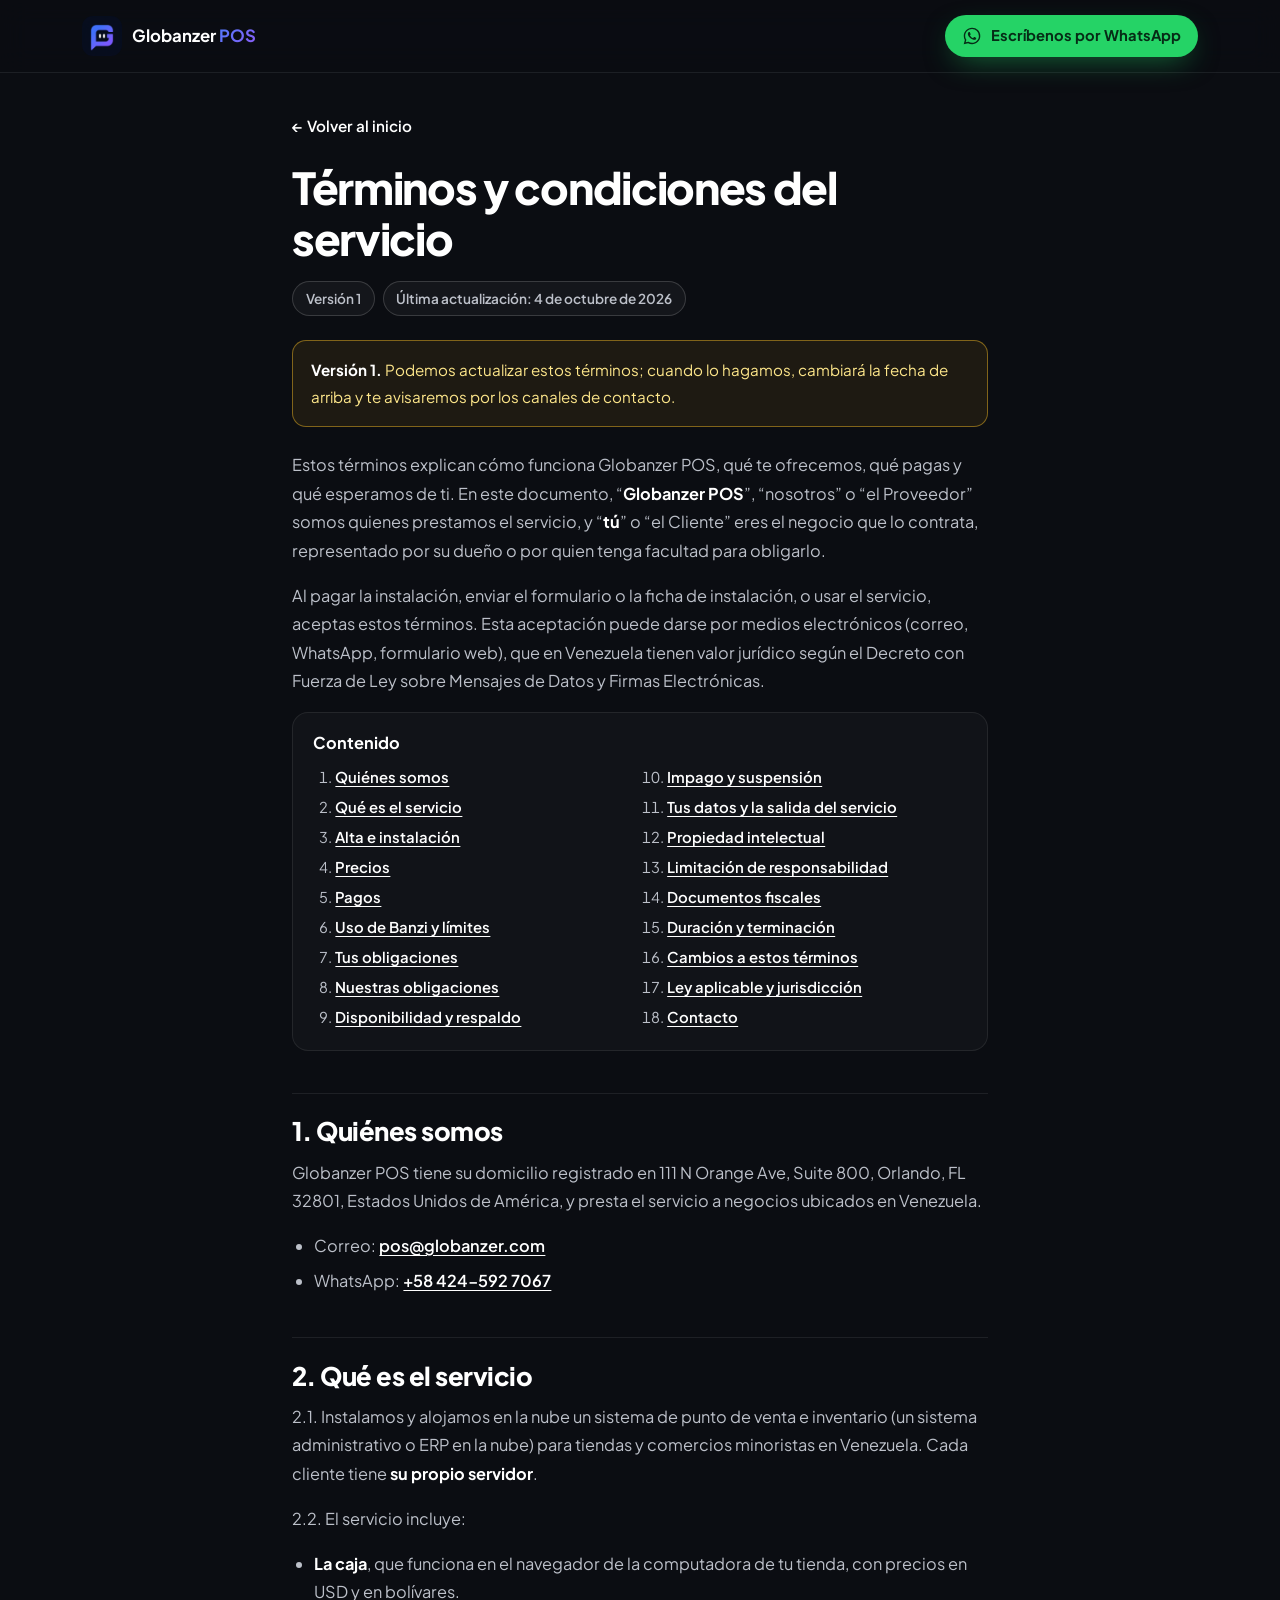
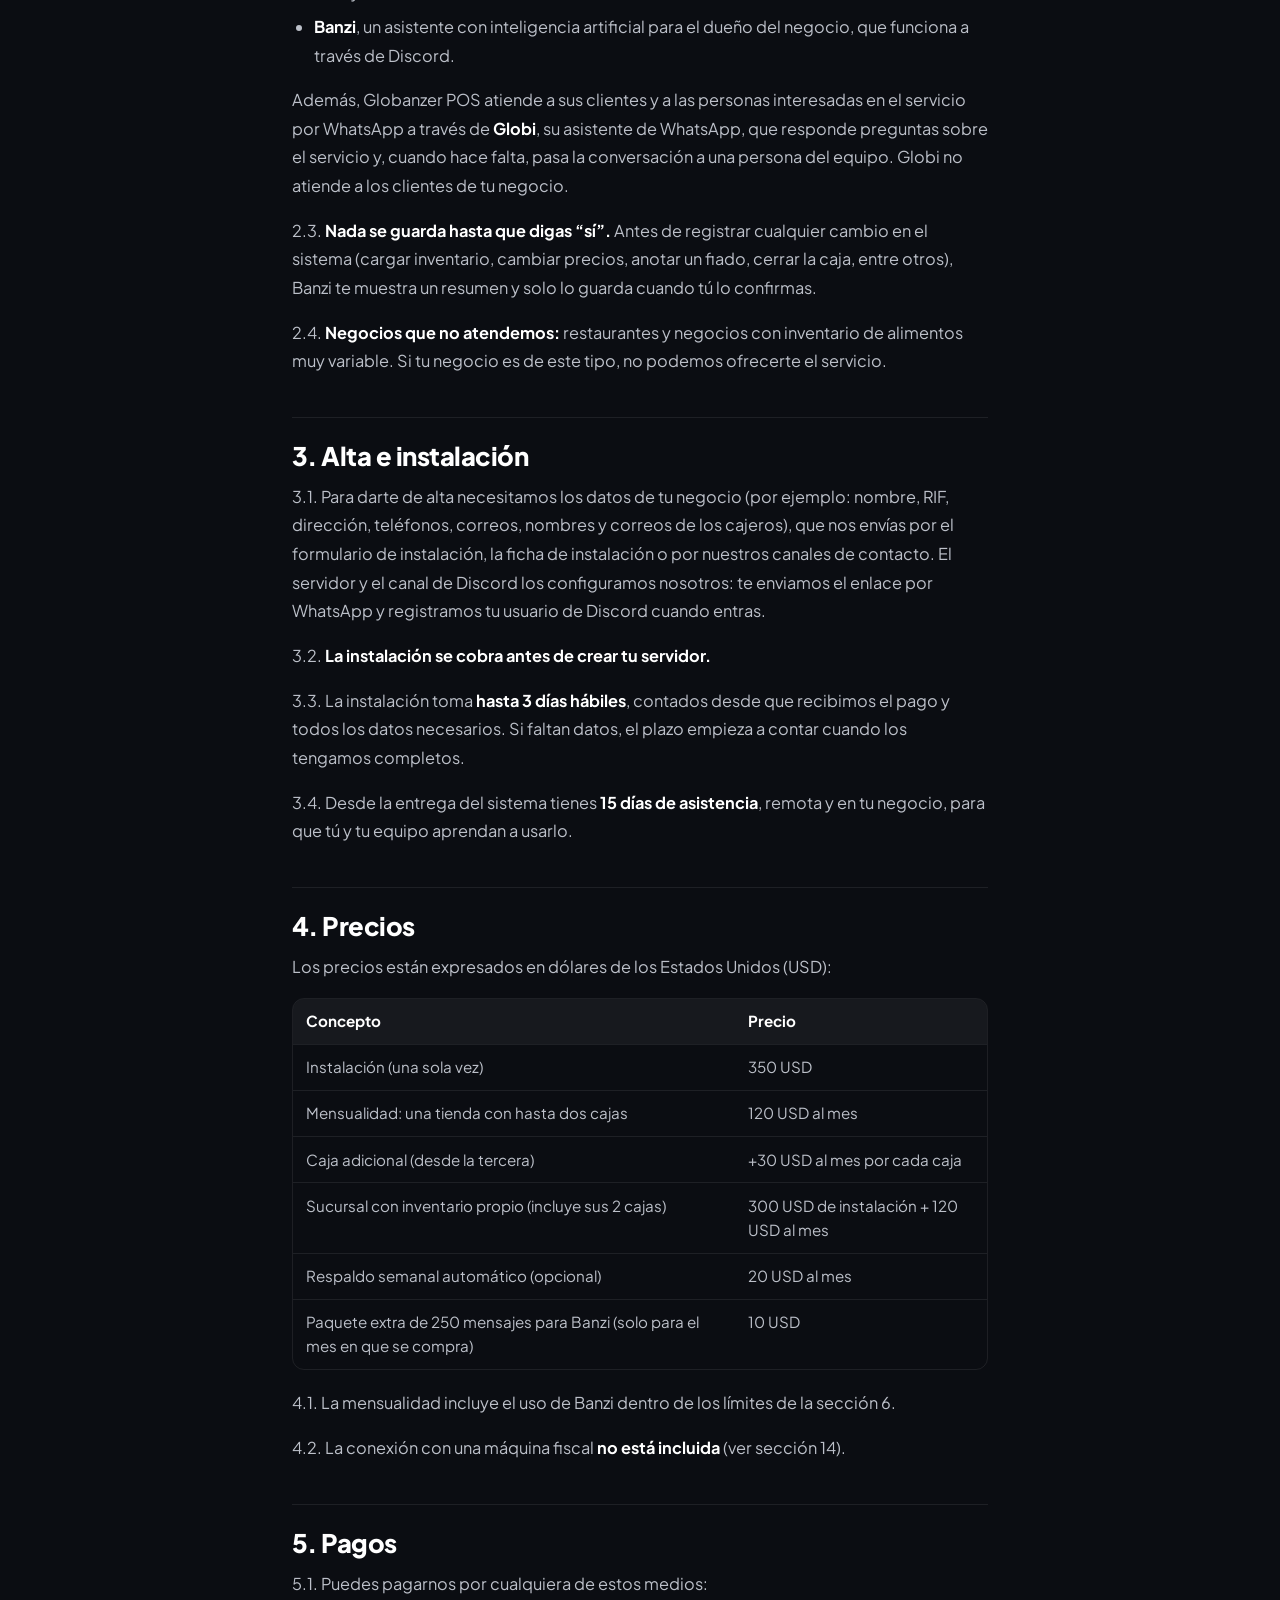
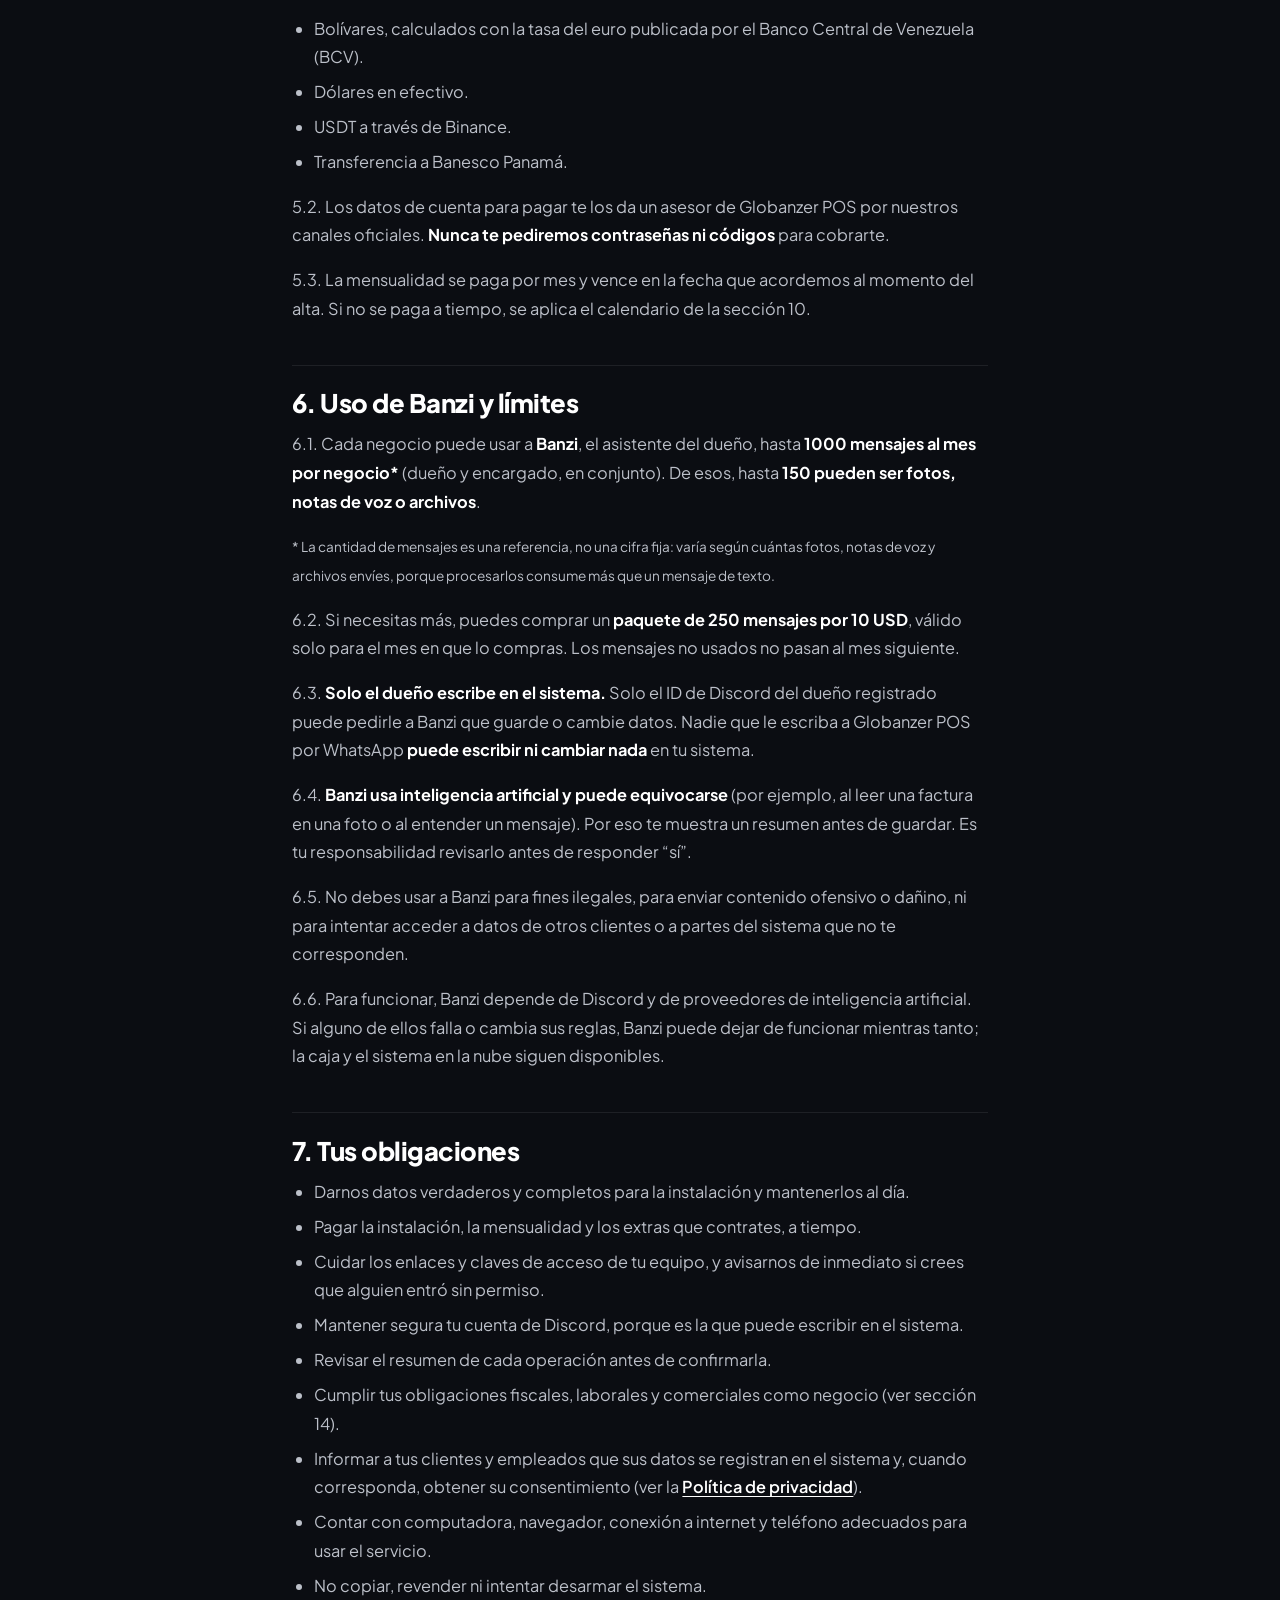
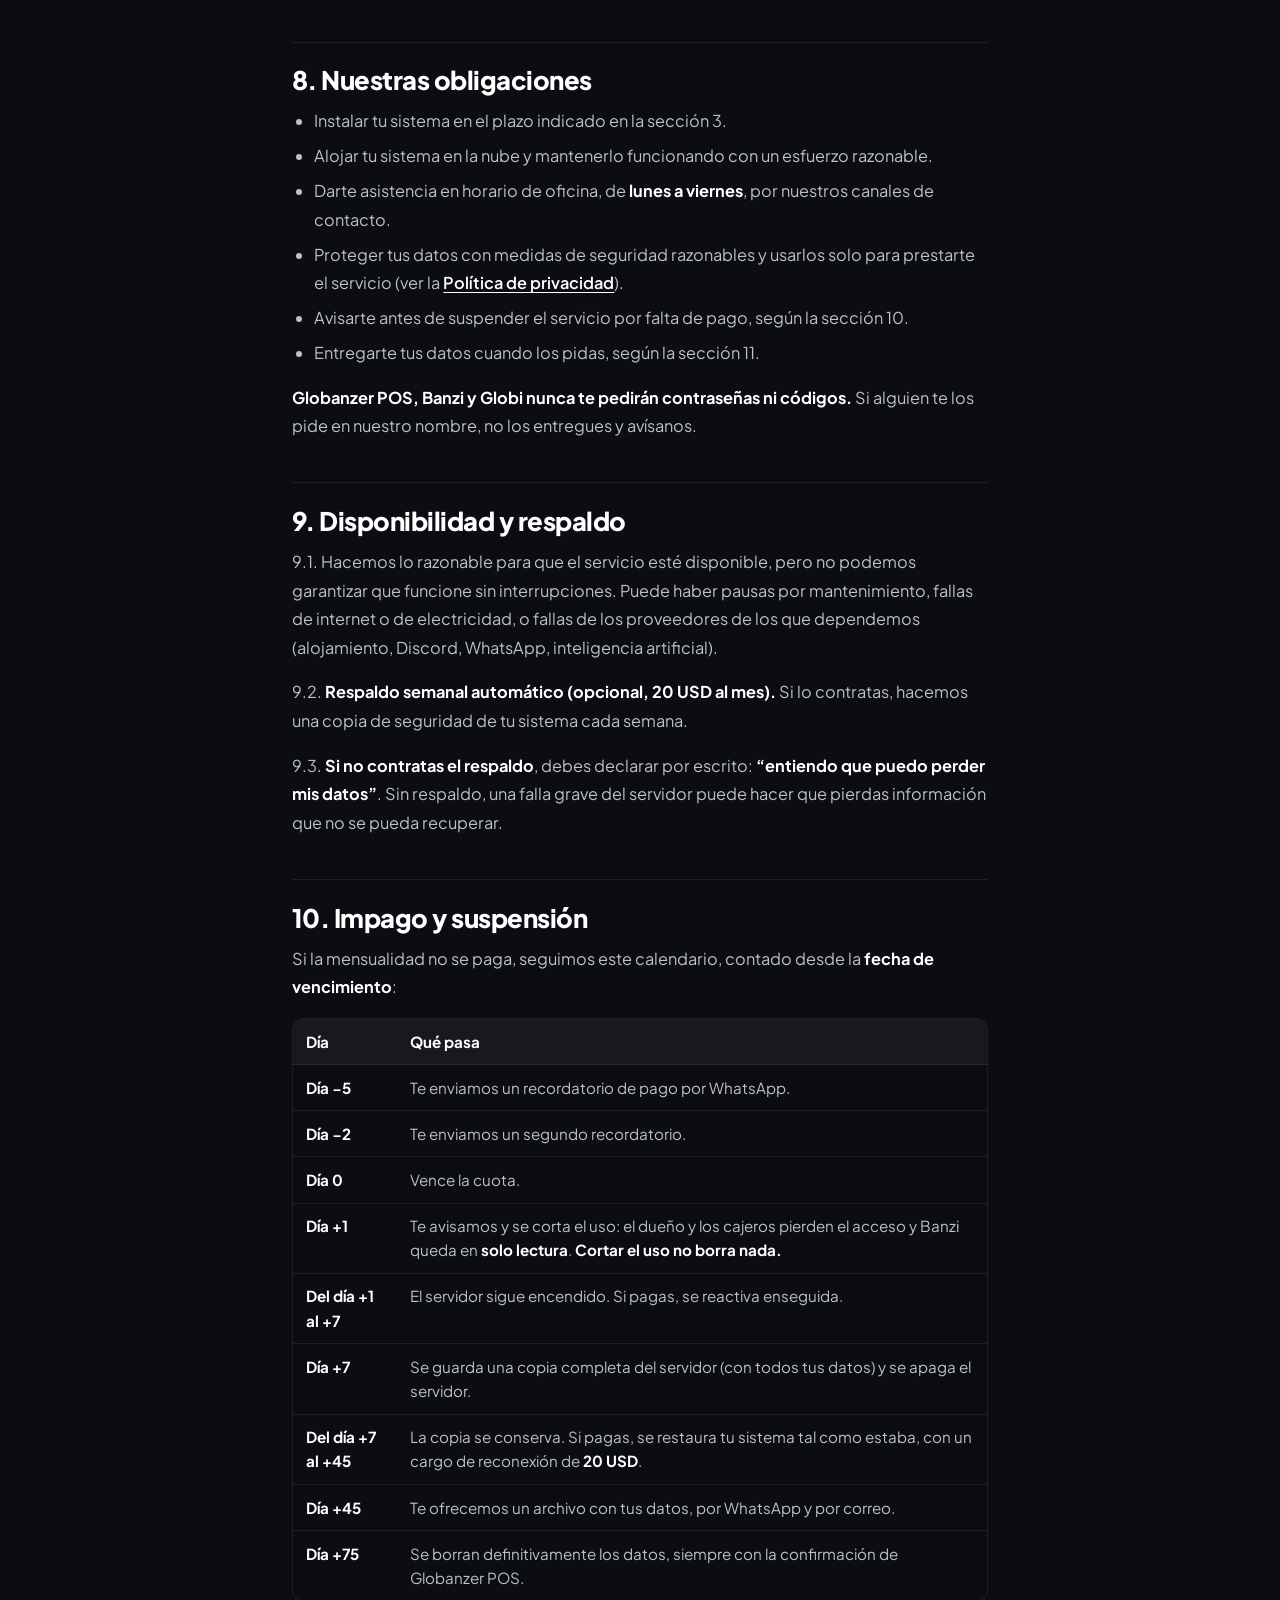
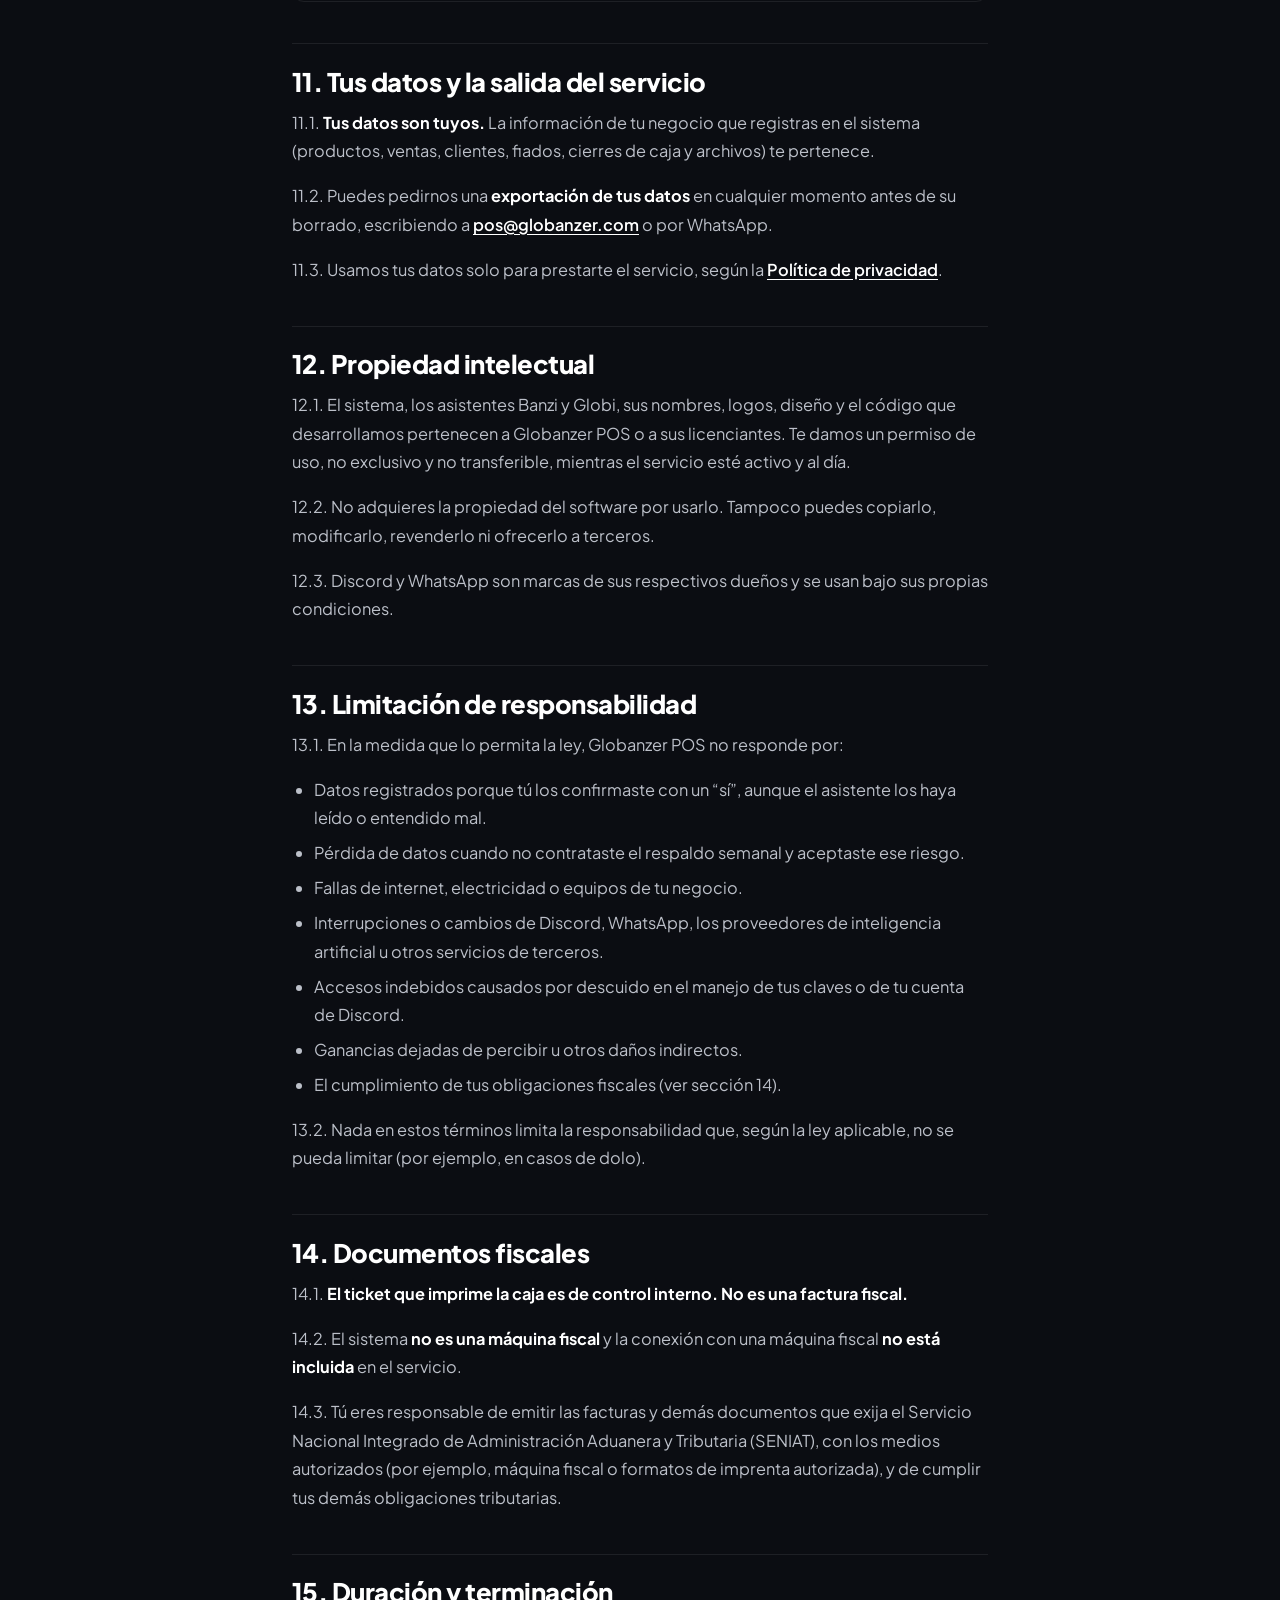
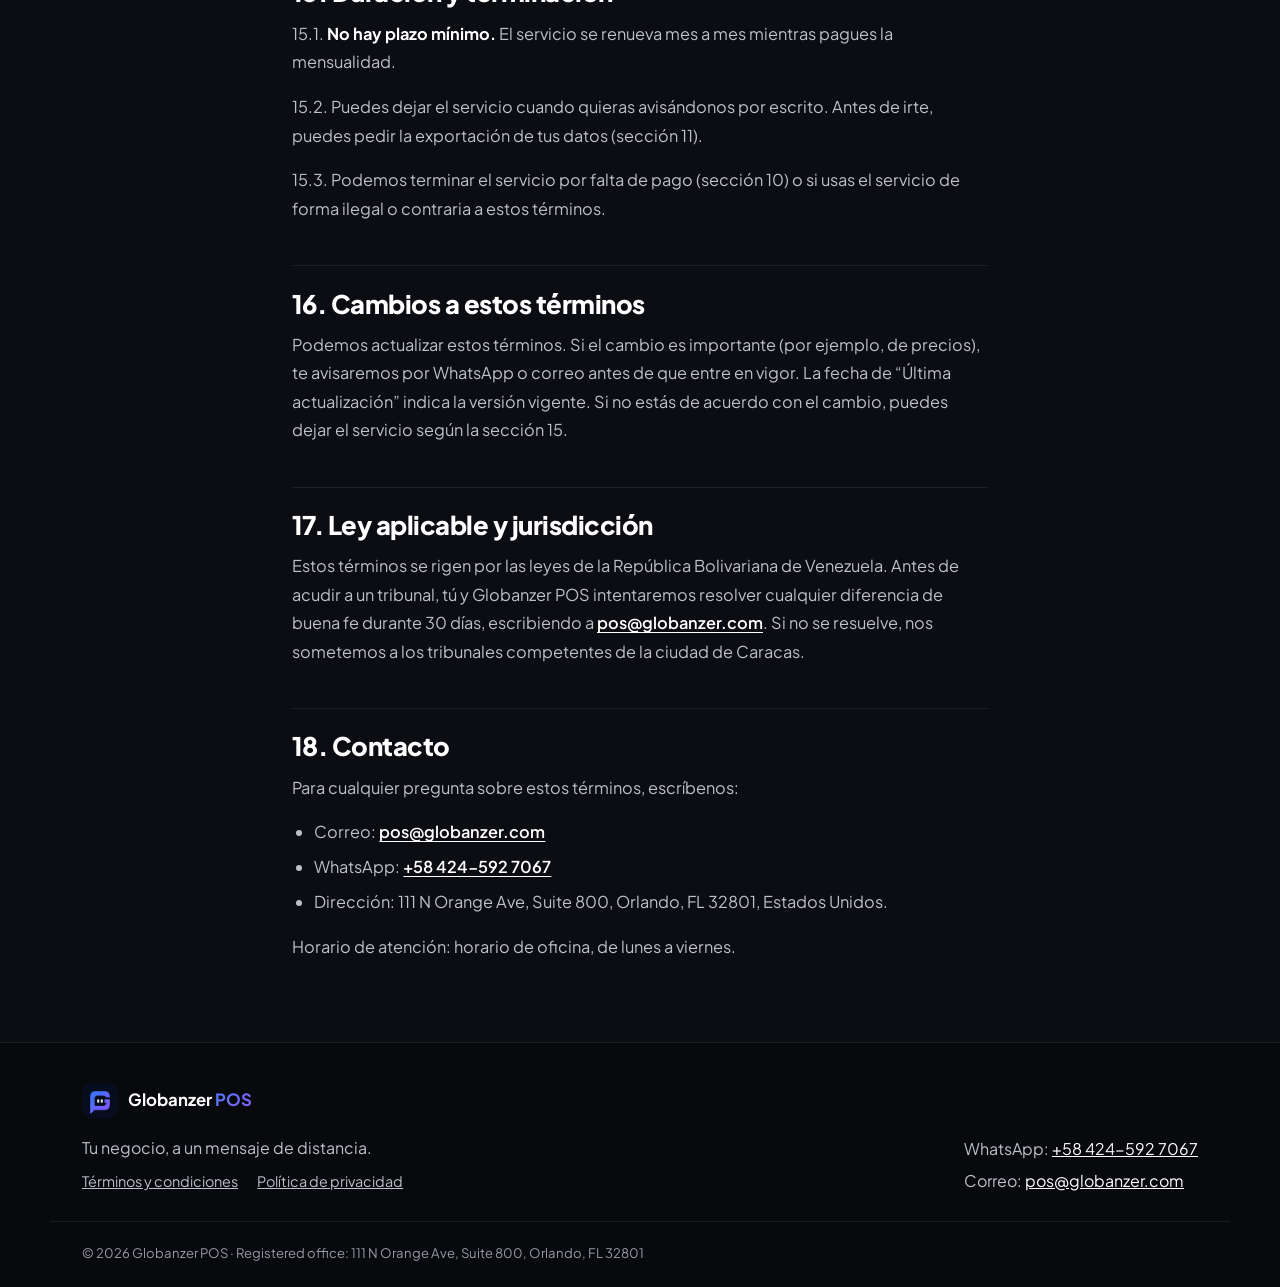
<file: terminos.html>
<!doctype html>
<html lang="es">
<head>
  <meta charset="utf-8">
  <meta name="viewport" content="width=device-width, initial-scale=1, viewport-fit=cover">
  <title>Términos y condiciones — Globanzer POS</title>
  <meta name="description" content="Términos y condiciones del servicio Globanzer POS: instalación, precios, pagos, uso de Banzi, impago, datos y salida.">
  <meta name="theme-color" content="#0B0D12">
  <meta name="robots" content="noindex">
  <link rel="icon" type="image/png" href="assets/img/logo.png">
  <link rel="apple-touch-icon" href="assets/img/logo.png">
  <link rel="preconnect" href="https://fonts.googleapis.com">
  <link rel="preconnect" href="https://fonts.gstatic.com" crossorigin>
  <link rel="stylesheet" href="https://fonts.googleapis.com/css2?family=Plus+Jakarta+Sans:wght@400;500;600;700;800&display=swap">
  <link rel="stylesheet" href="assets/css/styles.css">
  <style>
    .legal-page { padding-block: 2.5rem 4rem; }
    .legal-doc { max-width: 760px; margin-inline: auto; }
    .legal-doc h1 { font-size: clamp(2rem, 7vw, 2.75rem); font-weight: 800; letter-spacing: -0.03em; margin-bottom: .4em; }
    .legal-doc h2 { font-size: clamp(1.3rem, 4.5vw, 1.6rem); margin: 2.6rem 0 .8rem; padding-top: 1.4rem; border-top: 1px solid var(--line); }
    .legal-doc h3 { font-size: 1.05rem; margin: 1.5rem 0 .5rem; color: #fff; }
    .legal-doc p, .legal-doc li { color: var(--muted); font-size: 1.02rem; line-height: 1.75; }
    .legal-doc strong { color: #fff; }
    .legal-doc a { color: #fff; font-weight: 600; text-underline-offset: 3px; }
    .legal-doc ul { list-style: disc; padding-left: 1.4rem; margin: 0 0 1em; }
    .legal-doc ol { list-style: decimal; padding-left: 1.4rem; margin: 0 0 1em; }
    .legal-doc li { margin-bottom: .4rem; }
    .legal-meta { display: flex; flex-wrap: wrap; gap: .5rem; margin: 0 0 1.5rem; }
    .legal-meta span { padding: .35rem .8rem; border-radius: 999px; border: 1px solid var(--line-2); background: rgba(255,255,255,.04); font-size: .85rem; font-weight: 600; color: var(--muted); }
    .legal-notice { border: 1px solid rgba(251,191,36,.45); background: rgba(251,191,36,.08); border-radius: 14px; padding: 1rem 1.15rem; margin: 0 0 1.5rem; }
    .legal-notice p { margin: 0; color: #fde68a; font-size: .95rem; }
    .pendiente { display: block; border-left: 3px solid #fbbf24; background: rgba(251,191,36,.07); padding: .6rem .9rem; border-radius: 0 10px 10px 0; color: #fde68a !important; font-size: .93rem !important; margin: .4rem 0 1rem; }
    .legal-toc { border: 1px solid var(--line); border-radius: 16px; padding: 1rem 1.25rem; background: var(--panel); margin-bottom: 1rem; }
    .legal-toc p { margin: 0 0 .4rem; font-weight: 700; color: #fff; }
    .legal-toc ol { margin: 0; columns: 2 220px; column-gap: 2rem; }
    .legal-toc li { font-size: .93rem; margin-bottom: .25rem; }
    .legal-doc table { width: 100%; border-collapse: collapse; font-size: .95rem; }
    .table-scroll { overflow-x: auto; margin: .5rem 0 1.2rem; border: 1px solid var(--line); border-radius: 12px; }
    .legal-doc th, .legal-doc td { text-align: left; padding: .65rem .8rem; border-bottom: 1px solid var(--line); color: var(--muted); vertical-align: top; }
    .legal-doc th { color: #fff; background: rgba(255,255,255,.05); font-weight: 700; }
    .legal-doc tr:last-child td { border-bottom: 0; }
    .back-link { display: inline-block; margin-bottom: 1.5rem; color: var(--muted); text-decoration: none; font-weight: 600; font-size: .95rem; }
    .back-link:hover { color: #fff; }
    .footer-links { display: flex; flex-wrap: wrap; gap: .4rem 1.2rem; margin-top: .6rem; }
    .footer-links a { color: var(--muted); font-size: .9rem; }
  </style>
</head>
<body>
  <a class="skip-link" href="#contenido">Saltar al contenido</a>

  <header class="site-header" id="top">
    <div class="wrap header-inner">
      <a class="brand" href="index.html" aria-label="Globanzer POS, ir al inicio">
        <img src="assets/img/logo.png" alt="" width="40" height="40">
        <span>Globanzer <b>POS</b></span>
      </a>
      <a class="btn btn-wa btn-sm" href="https://wa.me/584245927067" target="_blank" rel="noopener" aria-label="Escríbenos por WhatsApp">
        <svg class="ico" aria-hidden="true" viewBox="0 0 24 24"><use href="#i-wa"/></svg>
        <span class="hide-sm">Escríbenos por WhatsApp</span><span class="show-sm">WhatsApp</span>
      </a>
    </div>
  </header>

  <main id="contenido" class="legal-page">
    <article class="wrap legal-doc">
      <a class="back-link" href="index.html">← Volver al inicio</a>
      <h1>Términos y condiciones del servicio</h1>
      <div class="legal-meta">
        <span>Versión 1</span>
        <span>Última actualización: 4 de octubre de 2026</span>
      </div>
      <div class="legal-notice" role="note">
        <p><strong>Versión 1.</strong> Podemos actualizar estos términos; cuando lo hagamos, cambiará la fecha de arriba y te avisaremos por los canales de contacto.</p>
      </div>

      <p>Estos términos explican cómo funciona Globanzer POS, qué te ofrecemos, qué pagas y qué esperamos de ti. En este documento, “<strong>Globanzer POS</strong>”, “nosotros” o “el Proveedor” somos quienes prestamos el servicio, y “<strong>tú</strong>” o “el Cliente” eres el negocio que lo contrata, representado por su dueño o por quien tenga facultad para obligarlo.</p>
      <p>Al pagar la instalación, enviar el formulario o la ficha de instalación, o usar el servicio, aceptas estos términos. Esta aceptación puede darse por medios electrónicos (correo, WhatsApp, formulario web), que en Venezuela tienen valor jurídico según el Decreto con Fuerza de Ley sobre Mensajes de Datos y Firmas Electrónicas.</p>

      <nav class="legal-toc" aria-label="Contenido">
        <p>Contenido</p>
        <ol>
          <li><a href="#t1">Quiénes somos</a></li>
          <li><a href="#t2">Qué es el servicio</a></li>
          <li><a href="#t3">Alta e instalación</a></li>
          <li><a href="#t4">Precios</a></li>
          <li><a href="#t5">Pagos</a></li>
          <li><a href="#t6">Uso de Banzi y límites</a></li>
          <li><a href="#t7">Tus obligaciones</a></li>
          <li><a href="#t8">Nuestras obligaciones</a></li>
          <li><a href="#t9">Disponibilidad y respaldo</a></li>
          <li><a href="#t10">Impago y suspensión</a></li>
          <li><a href="#t11">Tus datos y la salida del servicio</a></li>
          <li><a href="#t12">Propiedad intelectual</a></li>
          <li><a href="#t13">Limitación de responsabilidad</a></li>
          <li><a href="#t14">Documentos fiscales</a></li>
          <li><a href="#t15">Duración y terminación</a></li>
          <li><a href="#t16">Cambios a estos términos</a></li>
          <li><a href="#t17">Ley aplicable y jurisdicción</a></li>
          <li><a href="#t18">Contacto</a></li>
        </ol>
      </nav>

      <h2 id="t1">1. Quiénes somos</h2>
      <p>Globanzer POS tiene su domicilio registrado en 111 N Orange Ave, Suite 800, Orlando, FL 32801, Estados Unidos de América, y presta el servicio a negocios ubicados en Venezuela.</p>
      <ul>
        <li>Correo: <a href="mailto:pos@globanzer.com">pos@globanzer.com</a></li>
        <li>WhatsApp: <a href="https://wa.me/584245927067" target="_blank" rel="noopener">+58 424-592 7067</a></li>
      </ul>
      

      <h2 id="t2">2. Qué es el servicio</h2>
      <p>2.1. Instalamos y alojamos en la nube un sistema de punto de venta e inventario (un sistema administrativo o ERP en la nube) para tiendas y comercios minoristas en Venezuela. Cada cliente tiene <strong>su propio servidor</strong>.</p>
      <p>2.2. El servicio incluye:</p>
      <ul>
        <li><strong>La caja</strong>, que funciona en el navegador de la computadora de tu tienda, con precios en USD y en bolívares.</li>
        <li><strong>Banzi</strong>, un asistente con inteligencia artificial para el dueño del negocio, que funciona a través de Discord.</li>
      </ul>
      <p>Además, Globanzer POS atiende a sus clientes y a las personas interesadas en el servicio por WhatsApp a través de <strong>Globi</strong>, su asistente de WhatsApp, que responde preguntas sobre el servicio y, cuando hace falta, pasa la conversación a una persona del equipo. Globi no atiende a los clientes de tu negocio.</p>
      <p>2.3. <strong>Nada se guarda hasta que digas “sí”.</strong> Antes de registrar cualquier cambio en el sistema (cargar inventario, cambiar precios, anotar un fiado, cerrar la caja, entre otros), Banzi te muestra un resumen y solo lo guarda cuando tú lo confirmas.</p>
      <p>2.4. <strong>Negocios que no atendemos:</strong> restaurantes y negocios con inventario de alimentos muy variable. Si tu negocio es de este tipo, no podemos ofrecerte el servicio.</p>

      <h2 id="t3">3. Alta e instalación</h2>
      <p>3.1. Para darte de alta necesitamos los datos de tu negocio (por ejemplo: nombre, RIF, dirección, teléfonos, correos, nombres y correos de los cajeros), que nos envías por el formulario de instalación, la ficha de instalación o por nuestros canales de contacto. El servidor y el canal de Discord los configuramos nosotros: te enviamos el enlace por WhatsApp y registramos tu usuario de Discord cuando entras.</p>
      <p>3.2. <strong>La instalación se cobra antes de crear tu servidor.</strong></p>
      <p>3.3. La instalación toma <strong>hasta 3 días hábiles</strong>, contados desde que recibimos el pago y todos los datos necesarios. Si faltan datos, el plazo empieza a contar cuando los tengamos completos.</p>
      <p>3.4. Desde la entrega del sistema tienes <strong>15 días de asistencia</strong>, remota y en tu negocio, para que tú y tu equipo aprendan a usarlo.</p>

      <h2 id="t4">4. Precios</h2>
      <p>Los precios están expresados en dólares de los Estados Unidos (USD):</p>
      <div class="table-scroll">
        <table>
          <thead><tr><th scope="col">Concepto</th><th scope="col">Precio</th></tr></thead>
          <tbody>
            <tr><td>Instalación (una sola vez)</td><td>350 USD</td></tr>
            <tr><td>Mensualidad: una tienda con hasta dos cajas</td><td>120 USD al mes</td></tr>
            <tr><td>Caja adicional (desde la tercera)</td><td>+30 USD al mes por cada caja</td></tr>
            <tr><td>Sucursal con inventario propio (incluye sus 2 cajas)</td><td>300 USD de instalación + 120 USD al mes</td></tr>
            <tr><td>Respaldo semanal automático (opcional)</td><td>20 USD al mes</td></tr>
            <tr><td>Paquete extra de 250 mensajes para Banzi (solo para el mes en que se compra)</td><td>10 USD</td></tr>
          </tbody>
        </table>
      </div>
      <p>4.1. La mensualidad incluye el uso de Banzi dentro de los límites de la sección 6.</p>
      <p>4.2. La conexión con una máquina fiscal <strong>no está incluida</strong> (ver sección 14).</p>
      

      <h2 id="t5">5. Pagos</h2>
      <p>5.1. Puedes pagarnos por cualquiera de estos medios:</p>
      <ul>
        <li>Bolívares, calculados con la tasa del euro publicada por el Banco Central de Venezuela (BCV).</li>
        <li>Dólares en efectivo.</li>
        <li>USDT a través de Binance.</li>
        <li>Transferencia a Banesco Panamá.</li>
      </ul>
      <p>5.2. Los datos de cuenta para pagar te los da un asesor de Globanzer POS por nuestros canales oficiales. <strong>Nunca te pediremos contraseñas ni códigos</strong> para cobrarte.</p>
      <p>5.3. La mensualidad se paga por mes y vence en la fecha que acordemos al momento del alta. Si no se paga a tiempo, se aplica el calendario de la sección 10.</p>
      

      <h2 id="t6">6. Uso de Banzi y límites</h2>
      <p>6.1. Cada negocio puede usar a <strong>Banzi</strong>, el asistente del dueño, hasta <strong>1000 mensajes al mes por negocio*</strong> (dueño y encargado, en conjunto). De esos, hasta <strong>150 pueden ser fotos, notas de voz o archivos</strong>.</p>
      <p class="nota-asterisco"><small>* La cantidad de mensajes es una referencia, no una cifra fija: varía según cuántas fotos, notas de voz y archivos envíes, porque procesarlos consume más que un mensaje de texto.</small></p>
      <p>6.2. Si necesitas más, puedes comprar un <strong>paquete de 250 mensajes por 10 USD</strong>, válido solo para el mes en que lo compras. Los mensajes no usados no pasan al mes siguiente.</p>
      <p>6.3. <strong>Solo el dueño escribe en el sistema.</strong> Solo el ID de Discord del dueño registrado puede pedirle a Banzi que guarde o cambie datos. Nadie que le escriba a Globanzer POS por WhatsApp <strong>puede escribir ni cambiar nada</strong> en tu sistema.</p>
      <p>6.4. <strong>Banzi usa inteligencia artificial y puede equivocarse</strong> (por ejemplo, al leer una factura en una foto o al entender un mensaje). Por eso te muestra un resumen antes de guardar. Es tu responsabilidad revisarlo antes de responder “sí”.</p>
      <p>6.5. No debes usar a Banzi para fines ilegales, para enviar contenido ofensivo o dañino, ni para intentar acceder a datos de otros clientes o a partes del sistema que no te corresponden.</p>
      <p>6.6. Para funcionar, Banzi depende de Discord y de proveedores de inteligencia artificial. Si alguno de ellos falla o cambia sus reglas, Banzi puede dejar de funcionar mientras tanto; la caja y el sistema en la nube siguen disponibles.</p>
      

      <h2 id="t7">7. Tus obligaciones</h2>
      <ul>
        <li>Darnos datos verdaderos y completos para la instalación y mantenerlos al día.</li>
        <li>Pagar la instalación, la mensualidad y los extras que contrates, a tiempo.</li>
        <li>Cuidar los enlaces y claves de acceso de tu equipo, y avisarnos de inmediato si crees que alguien entró sin permiso.</li>
        <li>Mantener segura tu cuenta de Discord, porque es la que puede escribir en el sistema.</li>
        <li>Revisar el resumen de cada operación antes de confirmarla.</li>
        <li>Cumplir tus obligaciones fiscales, laborales y comerciales como negocio (ver sección 14).</li>
        <li>Informar a tus clientes y empleados que sus datos se registran en el sistema y, cuando corresponda, obtener su consentimiento (ver la <a href="privacidad.html">Política de privacidad</a>).</li>
        <li>Contar con computadora, navegador, conexión a internet y teléfono adecuados para usar el servicio.</li>
        <li>No copiar, revender ni intentar desarmar el sistema.</li>
      </ul>

      <h2 id="t8">8. Nuestras obligaciones</h2>
      <ul>
        <li>Instalar tu sistema en el plazo indicado en la sección 3.</li>
        <li>Alojar tu sistema en la nube y mantenerlo funcionando con un esfuerzo razonable.</li>
        <li>Darte asistencia en horario de oficina, de <strong>lunes a viernes</strong>, por nuestros canales de contacto.</li>
        <li>Proteger tus datos con medidas de seguridad razonables y usarlos solo para prestarte el servicio (ver la <a href="privacidad.html">Política de privacidad</a>).</li>
        <li>Avisarte antes de suspender el servicio por falta de pago, según la sección 10.</li>
        <li>Entregarte tus datos cuando los pidas, según la sección 11.</li>
      </ul>
      <p><strong>Globanzer POS, Banzi y Globi nunca te pedirán contraseñas ni códigos.</strong> Si alguien te los pide en nuestro nombre, no los entregues y avísanos.</p>

      <h2 id="t9">9. Disponibilidad y respaldo</h2>
      <p>9.1. Hacemos lo razonable para que el servicio esté disponible, pero no podemos garantizar que funcione sin interrupciones. Puede haber pausas por mantenimiento, fallas de internet o de electricidad, o fallas de los proveedores de los que dependemos (alojamiento, Discord, WhatsApp, inteligencia artificial).</p>
      <p>9.2. <strong>Respaldo semanal automático (opcional, 20 USD al mes).</strong> Si lo contratas, hacemos una copia de seguridad de tu sistema cada semana.</p>
      <p>9.3. <strong>Si no contratas el respaldo</strong>, debes declarar por escrito: <strong>“entiendo que puedo perder mis datos”</strong>. Sin respaldo, una falla grave del servidor puede hacer que pierdas información que no se pueda recuperar.</p>
      

      <h2 id="t10">10. Impago y suspensión</h2>
      <p>Si la mensualidad no se paga, seguimos este calendario, contado desde la <strong>fecha de vencimiento</strong>:</p>
      <div class="table-scroll">
        <table>
          <thead><tr><th scope="col">Día</th><th scope="col">Qué pasa</th></tr></thead>
          <tbody>
            <tr><td><strong>Día −5</strong></td><td>Te enviamos un recordatorio de pago por WhatsApp.</td></tr>
            <tr><td><strong>Día −2</strong></td><td>Te enviamos un segundo recordatorio.</td></tr>
            <tr><td><strong>Día 0</strong></td><td>Vence la cuota.</td></tr>
            <tr><td><strong>Día +1</strong></td><td>Te avisamos y se corta el uso: el dueño y los cajeros pierden el acceso y Banzi queda en <strong>solo lectura</strong>. <strong>Cortar el uso no borra nada.</strong></td></tr>
            <tr><td><strong>Del día +1 al +7</strong></td><td>El servidor sigue encendido. Si pagas, se reactiva enseguida.</td></tr>
            <tr><td><strong>Día +7</strong></td><td>Se guarda una copia completa del servidor (con todos tus datos) y se apaga el servidor.</td></tr>
            <tr><td><strong>Del día +7 al +45</strong></td><td>La copia se conserva. Si pagas, se restaura tu sistema tal como estaba, con un cargo de reconexión de <strong>20 USD</strong>.</td></tr>
            <tr><td><strong>Día +45</strong></td><td>Te ofrecemos un archivo con tus datos, por WhatsApp y por correo.</td></tr>
            <tr><td><strong>Día +75</strong></td><td>Se borran definitivamente los datos, siempre con la confirmación de Globanzer POS.</td></tr>
          </tbody>
        </table>
      </div>
      

      <h2 id="t11">11. Tus datos y la salida del servicio</h2>
      <p>11.1. <strong>Tus datos son tuyos.</strong> La información de tu negocio que registras en el sistema (productos, ventas, clientes, fiados, cierres de caja y archivos) te pertenece.</p>
      <p>11.2. Puedes pedirnos una <strong>exportación de tus datos</strong> en cualquier momento antes de su borrado, escribiendo a <a href="mailto:pos@globanzer.com">pos@globanzer.com</a> o por WhatsApp.</p>
      <p>11.3. Usamos tus datos solo para prestarte el servicio, según la <a href="privacidad.html">Política de privacidad</a>.</p>
      

      <h2 id="t12">12. Propiedad intelectual</h2>
      <p>12.1. El sistema, los asistentes Banzi y Globi, sus nombres, logos, diseño y el código que desarrollamos pertenecen a Globanzer POS o a sus licenciantes. Te damos un permiso de uso, no exclusivo y no transferible, mientras el servicio esté activo y al día.</p>
      <p>12.2. No adquieres la propiedad del software por usarlo. Tampoco puedes copiarlo, modificarlo, revenderlo ni ofrecerlo a terceros.</p>
      <p>12.3. Discord y WhatsApp son marcas de sus respectivos dueños y se usan bajo sus propias condiciones.</p>

      <h2 id="t13">13. Limitación de responsabilidad</h2>
      <p>13.1. En la medida que lo permita la ley, Globanzer POS no responde por:</p>
      <ul>
        <li>Datos registrados porque tú los confirmaste con un “sí”, aunque el asistente los haya leído o entendido mal.</li>
        <li>Pérdida de datos cuando no contrataste el respaldo semanal y aceptaste ese riesgo.</li>
        <li>Fallas de internet, electricidad o equipos de tu negocio.</li>
        <li>Interrupciones o cambios de Discord, WhatsApp, los proveedores de inteligencia artificial u otros servicios de terceros.</li>
        <li>Accesos indebidos causados por descuido en el manejo de tus claves o de tu cuenta de Discord.</li>
        <li>Ganancias dejadas de percibir u otros daños indirectos.</li>
        <li>El cumplimiento de tus obligaciones fiscales (ver sección 14).</li>
      </ul>
      <p>13.2. Nada en estos términos limita la responsabilidad que, según la ley aplicable, no se pueda limitar (por ejemplo, en casos de dolo).</p>
      

      <h2 id="t14">14. Documentos fiscales</h2>
      <p>14.1. <strong>El ticket que imprime la caja es de control interno. No es una factura fiscal.</strong></p>
      <p>14.2. El sistema <strong>no es una máquina fiscal</strong> y la conexión con una máquina fiscal <strong>no está incluida</strong> en el servicio.</p>
      <p>14.3. Tú eres responsable de emitir las facturas y demás documentos que exija el Servicio Nacional Integrado de Administración Aduanera y Tributaria (SENIAT), con los medios autorizados (por ejemplo, máquina fiscal o formatos de imprenta autorizada), y de cumplir tus demás obligaciones tributarias.</p>

      <h2 id="t15">15. Duración y terminación</h2>
      <p>15.1. <strong>No hay plazo mínimo.</strong> El servicio se renueva mes a mes mientras pagues la mensualidad.</p>
      <p>15.2. Puedes dejar el servicio cuando quieras avisándonos por escrito. Antes de irte, puedes pedir la exportación de tus datos (sección 11).</p>
      <p>15.3. Podemos terminar el servicio por falta de pago (sección 10) o si usas el servicio de forma ilegal o contraria a estos términos.</p>
      

      <h2 id="t16">16. Cambios a estos términos</h2>
      <p>Podemos actualizar estos términos. Si el cambio es importante (por ejemplo, de precios), te avisaremos por WhatsApp o correo antes de que entre en vigor. La fecha de “Última actualización” indica la versión vigente. Si no estás de acuerdo con el cambio, puedes dejar el servicio según la sección 15.</p>
      

      <h2 id="t17">17. Ley aplicable y jurisdicción</h2>
      <p>Estos términos se rigen por las leyes de la República Bolivariana de Venezuela. Antes de acudir a un tribunal, tú y Globanzer POS intentaremos resolver cualquier diferencia de buena fe durante 30 días, escribiendo a <a href="mailto:pos@globanzer.com">pos@globanzer.com</a>. Si no se resuelve, nos sometemos a los tribunales competentes de la ciudad de Caracas.</p>
      

      <h2 id="t18">18. Contacto</h2>
      <p>Para cualquier pregunta sobre estos términos, escríbenos:</p>
      <ul>
        <li>Correo: <a href="mailto:pos@globanzer.com">pos@globanzer.com</a></li>
        <li>WhatsApp: <a href="https://wa.me/584245927067" target="_blank" rel="noopener">+58 424-592 7067</a></li>
        <li>Dirección: 111 N Orange Ave, Suite 800, Orlando, FL 32801, Estados Unidos.</li>
      </ul>
      <p>Horario de atención: horario de oficina, de lunes a viernes.</p>
    </article>
  </main>

  <footer class="site-footer">
    <div class="wrap footer-grid">
      <div class="footer-brand">
        <a class="brand" href="index.html"><img src="assets/img/logo.png" alt="" width="36" height="36" loading="lazy"><span>Globanzer <b>POS</b></span></a>
        <p>Tu negocio, a un mensaje de distancia.</p>
        <p class="footer-links"><a href="terminos.html">Términos y condiciones</a><a href="privacidad.html">Política de privacidad</a></p>
      </div>
      <ul class="footer-contact">
        <li>WhatsApp: <a href="https://wa.me/584245927067" target="_blank" rel="noopener">+58 424-592 7067</a></li>
        <li>Correo: <a href="mailto:pos@globanzer.com">pos@globanzer.com</a></li>
      </ul>
    </div>
    <div class="wrap legal">
      <p>© 2026 Globanzer POS · Registered office: 111 N Orange Ave, Suite 800, Orlando, FL 32801</p>
    </div>
  </footer>

  <svg width="0" height="0" style="position:absolute" aria-hidden="true">
    <symbol id="i-wa" viewBox="0 0 24 24"><path fill="currentColor" d="M12.04 2C6.58 2 2.13 6.45 2.13 11.91c0 1.75.46 3.45 1.32 4.95L2.05 22l5.25-1.38a9.9 9.9 0 004.74 1.21h.01c5.46 0 9.91-4.45 9.91-9.91 0-2.65-1.03-5.14-2.9-7.01A9.82 9.82 0 0012.04 2zm.01 18.15h-.01a8.23 8.23 0 01-4.2-1.15l-.3-.18-3.12.82.83-3.04-.2-.31a8.2 8.2 0 01-1.26-4.38c0-4.54 3.7-8.23 8.25-8.23 2.2 0 4.27.86 5.83 2.42a8.18 8.18 0 012.41 5.83c0 4.54-3.7 8.22-8.23 8.22zm4.52-6.16c-.25-.12-1.47-.72-1.69-.81-.23-.08-.39-.12-.56.13-.17.25-.64.81-.78.97-.14.17-.29.19-.54.06-.25-.12-1.05-.39-1.99-1.23-.74-.66-1.23-1.47-1.38-1.72-.14-.25-.02-.38.11-.51.11-.11.25-.29.37-.43.13-.15.17-.25.25-.42.08-.17.04-.31-.02-.43-.06-.12-.56-1.34-.76-1.84-.2-.48-.41-.42-.56-.43h-.48c-.17 0-.43.06-.66.31-.23.25-.86.85-.86 2.07 0 1.22.89 2.4 1.01 2.56.12.17 1.75 2.67 4.23 3.74.59.26 1.05.41 1.41.52.59.19 1.13.16 1.56.1.48-.07 1.47-.6 1.67-1.18.21-.58.21-1.07.14-1.18-.06-.11-.22-.17-.47-.29z"/></symbol>
  </svg>
</body>
</html>
</file>
<file: assets/css/styles.css>
/* =========================================================
   Globanzer POS — sitio
   Mobile-first. Base neutra muy oscura (#0B0D12 / #111318),
   acento de marca #4F7CFF → #8B5CF6 (solo como acento) y
   acento cálido ámbar #F5A524 para pequeños detalles.
   ========================================================= */

:root {
  --bg: #0b0d12;
  --bg-rgb: 11, 13, 18;
  --bg-2: #0f1116;
  --panel: #111318;
  --panel-2: #171a21;
  --line: rgba(255, 255, 255, 0.08);
  --line-2: rgba(255, 255, 255, 0.16);
  --text: #ffffff;
  --muted: #bcc0c9;
  --soft: #959aa6;
  --blue: #4f7cff;
  --violet: #8b5cf6;
  --grad: linear-gradient(135deg, #4f7cff 0%, #8b5cf6 100%);
  --warm: #f5a524;
  --warm-2: #ffc766;
  --warm-ink: #2a1a00;
  --wa: #25d366;
  --ok: #34d399;
  --danger: #ff8a7a;
  --radius: 20px;
  --radius-sm: 12px;
  --shadow: 0 30px 60px -20px rgba(0, 0, 0, 0.7);
  --font: "Plus Jakarta Sans", system-ui, -apple-system, "Segoe UI", Roboto, Arial, sans-serif;
  --gutter: 20px;
  --header-h: 64px;
}

*, *::before, *::after { box-sizing: border-box; }

html {
  scroll-behavior: smooth;
  scroll-padding-top: calc(var(--header-h) + 8px);
  -webkit-text-size-adjust: 100%;
  background: var(--bg);
}

body {
  margin: 0;
  font-family: var(--font);
  font-size: 1rem;
  line-height: 1.6;
  color: var(--text);
  background: var(--bg);
  overflow-x: hidden;
  -webkit-font-smoothing: antialiased;
}

img { max-width: 100%; height: auto; display: block; }
a { color: inherit; }
h1, h2, h3 { line-height: 1.15; margin: 0 0 .5em; letter-spacing: -0.02em; }
h2 { font-size: clamp(1.75rem, 6.5vw, 3rem); font-weight: 800; }
h3 { font-size: 1.125rem; font-weight: 700; }
p { margin: 0 0 1em; }
ul, ol { margin: 0; padding: 0; list-style: none; }

.wrap { width: 100%; max-width: 1180px; margin-inline: auto; padding-inline: var(--gutter); }

.grad {
  background: var(--grad);
  -webkit-background-clip: text;
  background-clip: text;
  color: transparent;
}
/* gradient text a bit brighter so it keeps contrast over photos */
.hero .grad, .confirm .grad { background-image: linear-gradient(135deg, #7c9dff 0%, #a98bff 100%); }

.eyebrow {
  display: inline-flex; align-items: center; gap: .5rem;
  font-size: .78rem;
  font-weight: 700;
  letter-spacing: .12em;
  text-transform: uppercase;
  color: var(--muted);
  margin-bottom: .9rem;
  padding: .35rem .8rem;
  border: 1px solid var(--line-2);
  border-radius: 999px;
  background: rgba(var(--bg-rgb), .55);
  -webkit-backdrop-filter: blur(6px);
  backdrop-filter: blur(6px);
}
.eyebrow::before { content: ""; width: 7px; height: 7px; border-radius: 50%; background: var(--warm); box-shadow: 0 0 10px rgba(245, 165, 36, .7); }

.sub { color: var(--muted); font-size: 1.05rem; max-width: 38rem; }

/* ---------- Focus & skip link ---------- */
:focus-visible {
  outline: 3px solid #9db4ff;
  outline-offset: 3px;
  border-radius: 8px;
}
.skip-link {
  position: absolute; left: 12px; top: -60px; z-index: 100;
  background: #fff; color: var(--bg); padding: .6rem 1rem; border-radius: 10px; font-weight: 700;
  text-decoration: none;
}
.skip-link:focus { top: 12px; }

/* ---------- Buttons ---------- */
.btn {
  display: inline-flex; align-items: center; justify-content: center; gap: .55rem;
  min-height: 48px;
  padding: .8rem 1.3rem;
  border-radius: 999px;
  font-family: inherit;
  font-weight: 700; font-size: 1rem;
  text-decoration: none;
  border: 1px solid transparent;
  transition: transform .2s ease, box-shadow .2s ease, background-color .2s ease, opacity .2s;
  cursor: pointer;
  text-align: center;
}
.btn:hover { transform: translateY(-2px); }
.btn .ico { width: 20px; height: 20px; flex: none; }
.btn-sm { min-height: 42px; padding: .5rem 1rem; font-size: .92rem; }
.btn-wa { background: var(--wa); color: #062c16; box-shadow: 0 10px 30px -10px rgba(37, 211, 102, .55); }
.btn-wa:hover { box-shadow: 0 14px 34px -10px rgba(37, 211, 102, .75); }
.btn-primary { background: var(--grad); color: #fff; box-shadow: 0 10px 30px -12px rgba(110, 100, 255, .65); }
.btn-primary:focus-visible { outline-color: #c4b5fd; }
.btn-ghost { background: rgba(255, 255, 255, .05); border-color: var(--line-2); color: #fff; }
.btn-ghost:hover { background: rgba(255, 255, 255, .1); }
.btn[disabled], .btn[aria-disabled="true"] { opacity: .6; cursor: progress; transform: none; }

.cta-row { display: flex; flex-wrap: wrap; gap: .75rem; margin-top: 1.5rem; }
.cta-row.center { justify-content: center; }
.cta-row .btn { flex: 1 1 100%; }

.hide-sm { display: none; }
.show-sm { display: inline; }

/* ---------- Blend 3D renders into background ---------- */
.blend {
  -webkit-mask-image: radial-gradient(closest-side, #000 62%, transparent 100%);
  mask-image: radial-gradient(closest-side, #000 62%, transparent 100%);
}

/* ---------- Header ---------- */
.site-header {
  position: sticky; top: 0; z-index: 50;
  padding-top: env(safe-area-inset-top, 0px);
  background: rgba(var(--bg-rgb), 0.8);
  -webkit-backdrop-filter: saturate(140%) blur(14px);
  backdrop-filter: saturate(140%) blur(14px);
  border-bottom: 1px solid var(--line);
}
.header-inner { display: flex; align-items: center; justify-content: space-between; gap: 1rem; height: var(--header-h); }
.brand { display: inline-flex; align-items: center; gap: .6rem; text-decoration: none; font-weight: 700; font-size: 1.05rem; white-space: nowrap; }
.brand img { width: 40px; height: 40px; border-radius: 11px; }
.brand b { background: var(--grad); -webkit-background-clip: text; background-clip: text; color: transparent; }
.main-nav { display: none; }
.main-nav ul { display: flex; gap: 1.6rem; }
.main-nav a { text-decoration: none; color: var(--muted); font-weight: 600; font-size: .95rem; transition: color .2s; }
.main-nav a:hover { color: #fff; }
.header-ctas { display: flex; align-items: center; gap: .5rem; }
.header-ctas .btn-ficha { display: none; }

/* =========================================================
   Photo sections (full-bleed photo + gradient overlay)
   Mobile: the photo is a band on top that fades into the page.
   Desktop: the photo fills the section; text side is shaded.
   ========================================================= */
.photo-sec { position: relative; isolation: isolate; }
.photo-bg {
  position: relative; z-index: -1; overflow: hidden;
  height: clamp(240px, 66vw, 440px);
  background: var(--panel);
}
.photo-bg img {
  position: absolute; left: 0; top: -8%;
  width: 100%; height: 116%; max-width: none;
  object-fit: cover; object-position: 50% 40%;
  will-change: transform;
}
.photo-bg::after {
  content: ""; position: absolute; inset: 0; pointer-events: none;
  background: linear-gradient(180deg,
    rgba(var(--bg-rgb), .35) 0%,
    rgba(var(--bg-rgb), .05) 35%,
    rgba(var(--bg-rgb), .55) 72%,
    var(--bg) 100%);
}

/* ---------- Hero ---------- */
.hero { position: relative; padding: 0 0 4rem; overflow: hidden; }
.hero .photo-bg { position: absolute; inset: 0 0 auto 0; height: clamp(300px, 80vw, 460px); }
.hero .photo-bg img { object-position: 52% 30%; }
.hero .photo-bg::after {
  background: linear-gradient(180deg,
    rgba(var(--bg-rgb), .3) 0%,
    rgba(var(--bg-rgb), .1) 30%,
    rgba(var(--bg-rgb), .75) 70%,
    var(--bg) 100%);
}
.hero-grid { position: relative; z-index: 1; display: grid; gap: 2.5rem; align-items: center; padding-top: clamp(200px, 56vw, 340px); }
.hero-title { font-size: clamp(2.25rem, 10vw, 4.4rem); font-weight: 800; letter-spacing: -0.035em; margin-bottom: .4em; text-shadow: 0 2px 24px rgba(0, 0, 0, .45); }
.lead { font-size: 1.1rem; color: #d3d6dd; max-width: 34rem; }
.lead strong { color: #fff; }
.hero-points { margin-top: 1.5rem; display: grid; gap: .5rem; color: #d3d6dd; font-size: .95rem; }
.hero-points li { display: flex; gap: .6rem; align-items: flex-start; }
.hero-points li::before {
  content: ""; flex: none; width: 10px; height: 10px; margin-top: .5em; border-radius: 50%;
  background: var(--warm); box-shadow: 0 0 12px rgba(245, 165, 36, .7);
}

.hero-visual { position: relative; display: grid; place-items: center; perspective: 1200px; min-height: 560px; }

/* Phone mockup: teléfono moderno con isla arriba y marco de metal, solo CSS */
.phone { position: relative; z-index: 1; width: min(300px, 88vw); transform-style: preserve-3d; will-change: transform; }
.phone-frame {
  container-type: inline-size; /* lo de adentro se mide contra el ancho del teléfono */
  --edge: 4px;  /* banda de metal */
  --bezel: 9px; /* borde negro del vidrio */
  --r: 48px;    /* esquina exterior */
  position: relative;
  display: flex;
  aspect-ratio: 71.5 / 146;
  padding: var(--edge);
  border-radius: var(--r);
  background:
    linear-gradient(180deg, rgba(255, 255, 255, .16), rgba(255, 255, 255, 0) 14%, rgba(0, 0, 0, 0) 86%, rgba(0, 0, 0, .28)),
    linear-gradient(90deg, #4a4c51 0, #c6c8cc 1.5px, #74767b 4px, #74767b calc(100% - 4px), #c6c8cc calc(100% - 1.5px), #4a4c51 100%);
  box-shadow:
    inset 0 0 0 1px rgba(255, 255, 255, .2),
    inset 0 1.5px 1px rgba(255, 255, 255, .35),
    inset 0 -1.5px 1px rgba(0, 0, 0, .45),
    0 1px 1px rgba(0, 0, 0, .5),
    0 18px 30px -12px rgba(0, 0, 0, .55),
    0 46px 80px -28px rgba(0, 0, 0, .8);
}
/* cortes de antena en la banda */
.phone-frame::before {
  content: ""; position: absolute; inset: 0; border-radius: inherit; pointer-events: none;
  background:
    linear-gradient(#2a2c30, #2a2c30) left 0 top 11% / var(--edge) 3px no-repeat,
    linear-gradient(#2a2c30, #2a2c30) right 0 top 11% / var(--edge) 3px no-repeat,
    linear-gradient(#2a2c30, #2a2c30) left 0 bottom 11% / var(--edge) 3px no-repeat,
    linear-gradient(#2a2c30, #2a2c30) right 0 bottom 11% / var(--edge) 3px no-repeat;
}
.phone-btn { position: absolute; width: 3px; background: linear-gradient(90deg, #45474c, #a3a5a9 55%, #5c5e63); }
.btn-action, .btn-vol-up, .btn-vol-down { left: -2.5px; border-radius: 2px 0 0 2px; }
.btn-power { right: -2.5px; border-radius: 0 2px 2px 0; }
.btn-action { top: 17%; height: 5%; }
.btn-vol-up { top: 25%; height: 9%; }
.btn-vol-down { top: 36%; height: 9%; }
.btn-power { top: 27%; height: 14%; }

.phone-screen {
  position: relative; flex: 1; display: flex; padding: var(--bezel);
  border-radius: calc(var(--r) - var(--edge)); background: #050506; overflow: hidden;
}
.phone-display {
  /* --pu = 1rem del diseño de 320 px, en proporción al ancho real: a 320 px es 16px; más angosto, todo se achica igual y nada se corta */
  --pu: calc(100cqw / 19.5); font-size: var(--pu);
  position: relative; flex: 1; min-width: 0; display: flex; flex-direction: column; overflow: hidden;
  border-radius: calc(var(--r) - var(--edge) - var(--bezel));
  background: linear-gradient(180deg, #13151b 0%, #0d0f13 100%);
}
/* reflejo del vidrio, por encima de todo */
.phone-glass {
  position: absolute; inset: 0; z-index: 3; border-radius: inherit; pointer-events: none;
  background:
    linear-gradient(118deg, rgba(255, 255, 255, .12) 0%, rgba(255, 255, 255, .045) 24%, rgba(255, 255, 255, 0) 38%),
    linear-gradient(118deg, rgba(255, 255, 255, 0) 62%, rgba(255, 255, 255, .025) 74%, rgba(255, 255, 255, 0) 84%);
  box-shadow: inset 0 0 0 1px rgba(255, 255, 255, .06);
}

.phone-status { position: relative; flex: none; display: flex; align-items: center; justify-content: space-between; height: calc(2.75 * var(--pu)); padding: calc(0.25 * var(--pu)) calc(1.25 * var(--pu)) 0 calc(1.625 * var(--pu)); color: #fff; }
.status-time { font-size: calc(0.84 * var(--pu)); font-weight: 700; letter-spacing: -.01em; font-variant-numeric: tabular-nums; }
.phone-island { position: absolute; left: 50%; top: calc(0.625 * var(--pu)); translate: -50% 0; width: 32%; height: calc(1.625 * var(--pu)); border-radius: 999px; background: #000; }
.phone-island::after { content: ""; position: absolute; right: calc(0.6875 * var(--pu)); top: 50%; width: calc(0.5625 * var(--pu)); height: calc(0.5625 * var(--pu)); margin-top: calc(-0.28125 * var(--pu)); border-radius: 50%; background: radial-gradient(circle at 35% 35%, #2b3651 0, #0b0e16 55%, #000 100%); }
.status-icons { display: flex; align-items: center; gap: calc(0.375 * var(--pu)); }
.status-signal { width: calc(1.0625 * var(--pu)); height: calc(0.6875 * var(--pu)); fill: #fff; }
.status-battery { width: calc(1.5625 * var(--pu)); height: calc(0.75 * var(--pu)); fill: #fff; }
.status-battery .bat-shell { fill: none; stroke: rgba(255, 255, 255, .45); }
.status-battery .bat-tip { fill: rgba(255, 255, 255, .45); }

.chat-head { display: flex; align-items: center; gap: calc(0.6 * var(--pu)); padding: calc(0.35 * var(--pu)) calc(0.9 * var(--pu)) calc(0.65 * var(--pu)); border-bottom: 1px solid rgba(255, 255, 255, .06); }
.chat-head b { display: block; font-size: calc(0.92 * var(--pu)); line-height: 1.2; letter-spacing: -.01em; }
.chat-head small { color: var(--ok); font-size: calc(0.7 * var(--pu)); }
.chat-avatar { width: calc(2.125 * var(--pu)); height: calc(2.125 * var(--pu)); border-radius: 50%; background: var(--grad); display: grid; place-items: center; font-weight: 800; font-size: calc(0.9 * var(--pu)); box-shadow: inset 0 0 0 1px rgba(255, 255, 255, .15); }

.chat { flex: 1; display: flex; flex-direction: column; gap: calc(0.45 * var(--pu)); padding: calc(0.8 * var(--pu)) calc(0.7 * var(--pu)); font-size: calc(0.84 * var(--pu)); line-height: 1.38; }
.msg { max-width: 84%; }
.msg span { display: inline-block; padding: calc(0.48 * var(--pu)) calc(0.78 * var(--pu)); border-radius: calc(1.125 * var(--pu)); }
.msg.me { align-self: flex-end; text-align: left; }
.msg.me span { background: linear-gradient(135deg, #5a84ff, #7c62f5); border-bottom-right-radius: calc(0.375 * var(--pu)); }
.msg.bot { align-self: flex-start; }
.msg.bot span { background: #22252d; border-bottom-left-radius: calc(0.375 * var(--pu)); }
.msg.ok span { box-shadow: inset 0 0 0 1px rgba(52, 211, 153, .45); }
.chat b { white-space: nowrap; }
.msg.ok span::before { content: "✓ "; color: var(--ok); font-weight: 800; }
.mini-card { background: #1c1f26; border: 1px solid rgba(255, 255, 255, .08); border-left: 3px solid var(--warm); border-radius: calc(0.875 * var(--pu)); border-bottom-left-radius: calc(0.375 * var(--pu)); padding: calc(0.55 * var(--pu)) calc(0.75 * var(--pu)); }
.mini-card small { color: var(--warm-2); font-size: calc(0.68 * var(--pu)); text-transform: uppercase; letter-spacing: .08em; font-weight: 700; }
.mini-card p { margin: calc(0.2 * var(--pu)) 0 0; }
.mini-card .ask { color: var(--muted); }
.chat-input {
  margin: 0 calc(0.55 * var(--pu)) calc(0.3 * var(--pu)); display: flex; align-items: center; gap: calc(0.5 * var(--pu));
  background: #1a1c22; border: 1px solid rgba(255, 255, 255, .07); border-radius: 999px; padding: calc(0.4 * var(--pu)) calc(0.4 * var(--pu)) calc(0.4 * var(--pu)) calc(0.95 * var(--pu));
  font-size: calc(0.8 * var(--pu)); color: var(--soft); min-height: calc(2.5 * var(--pu));
}
.chat-typed { flex: 1; overflow: hidden; white-space: nowrap; text-overflow: ellipsis; }
.chat-typed.is-typing { color: #fff; }
.chat-typed.is-typing::after { content: "|"; margin-left: 1px; animation: blink 1s steps(1) infinite; color: var(--muted); }
@keyframes blink { 50% { opacity: 0; } }
.send { width: calc(1.75 * var(--pu)); height: calc(1.75 * var(--pu)); border-radius: 50%; background: var(--grad); flex: none; position: relative; }
.send::after { content: ""; position: absolute; inset: calc(0.5625 * var(--pu)) calc(0.5 * var(--pu)) calc(0.5625 * var(--pu)) calc(0.625 * var(--pu)); border-left: calc(0.5625 * var(--pu)) solid #fff; border-top: calc(0.3125 * var(--pu)) solid transparent; border-bottom: calc(0.3125 * var(--pu)) solid transparent; }
.phone-home { flex: none; display: block; width: 36%; height: calc(0.25 * var(--pu)); margin: calc(0.25 * var(--pu)) auto calc(0.4375 * var(--pu)); border-radius: 999px; background: rgba(255, 255, 255, .85); }

/* typing dots — injected by JS only */
.msg.bot { position: relative; }
.dots { position: absolute; left: 0; top: 0; display: flex; gap: calc(0.25 * var(--pu)); padding: calc(0.7 * var(--pu)) calc(0.85 * var(--pu)); background: #22252d; border-radius: calc(1.125 * var(--pu)); border-bottom-left-radius: calc(0.375 * var(--pu)); opacity: 0; visibility: hidden; }
.dots i { width: calc(0.375 * var(--pu)); height: calc(0.375 * var(--pu)); border-radius: 50%; background: var(--muted); animation: dot 1s infinite ease-in-out; }
.dots i:nth-child(2) { animation-delay: .15s; }
.dots i:nth-child(3) { animation-delay: .3s; }
@keyframes dot { 40% { transform: translateY(-4px); opacity: 1; } 0%, 80%, 100% { opacity: .4; } }

@keyframes bob { 50% { transform: translateY(-14px) rotate(4deg); } }

.scroll-hint { position: absolute; left: 50%; bottom: 14px; z-index: 2; translate: -50% 0; width: 26px; height: 42px; border: 2px solid var(--line-2); border-radius: 14px; display: none; }
.scroll-hint span { position: absolute; left: 50%; top: 8px; width: 4px; height: 8px; margin-left: -2px; border-radius: 2px; background: var(--muted); animation: wheel 1.8s infinite; }
@keyframes wheel { 0% { opacity: 0; transform: translateY(0); } 30% { opacity: 1; } 100% { opacity: 0; transform: translateY(14px); } }

/* ---------- Section rhythm ---------- */
section { position: relative; }
.how, .features, .register, .confirm, .globi, .pricing, .start { padding-block: 3.5rem; }
.how.photo-sec, .register.photo-sec { padding-top: 0; }
.sec-head { text-align: center; margin-bottom: 2.5rem; }
.sec-head .sub { margin-inline: auto; }

/* 3D stage */
.stage { perspective: 1100px; }
.stage img { transform-style: preserve-3d; will-change: transform; }

/* ---------- How it works ---------- */
.how { background: var(--bg); }
.how .photo-bg img { object-position: 72% 50%; }
.how-grid { display: grid; gap: 1.5rem; align-items: center; margin-top: -3.5rem; position: relative; }
.how-copy { max-width: 36rem; }
.steps { display: grid; gap: 1rem; margin-top: 1.75rem; }
.step {
  display: flex; gap: 1rem; align-items: flex-start;
  padding: 1.1rem 1.1rem;
  background: rgba(23, 26, 33, .78);
  -webkit-backdrop-filter: blur(8px);
  backdrop-filter: blur(8px);
  border: 1px solid var(--line);
  border-radius: var(--radius);
  transition: border-color .3s, background-color .3s, transform .3s;
}
.step h3 { margin-bottom: .3rem; }
.step p { margin: 0; color: var(--muted); font-size: .97rem; }
.step-n {
  flex: none; width: 40px; height: 40px; border-radius: 12px; display: grid; place-items: center;
  font-weight: 800; background: rgba(245, 165, 36, .1); border: 1px solid rgba(245, 165, 36, .35); color: var(--warm-2);
  transition: background .3s, color .3s;
}
.step.is-active { border-color: rgba(245, 165, 36, .5); background: rgba(30, 27, 22, .85); }
.step.is-active .step-n { background: var(--warm); color: var(--warm-ink); border-color: transparent; }

/* ---------- Feature cards ---------- */
.features { background: linear-gradient(180deg, var(--bg) 0%, var(--bg-2) 50%, var(--bg) 100%); }
.cards { display: grid; gap: 1rem; }
.card {
  position: relative;
  padding: 1.5rem;
  border-radius: var(--radius);
  background: linear-gradient(180deg, #16181f, #111318);
  border: 1px solid var(--line);
  overflow: hidden;
  transition: transform .3s ease, border-color .3s ease;
}
.card::after {
  content: ""; position: absolute; inset: auto -40% -60% auto; width: 200px; height: 200px; border-radius: 50%;
  background: radial-gradient(circle, rgba(245, 165, 36, .12), transparent 70%);
  pointer-events: none;
}
.card:nth-child(even)::after { background: radial-gradient(circle, rgba(139, 92, 246, .16), transparent 70%); }
.card:hover { transform: translateY(-4px); border-color: var(--line-2); }
.card p { color: var(--muted); margin: 0; font-size: .97rem; }
.card-ico {
  display: grid; place-items: center; width: 48px; height: 48px; border-radius: 14px; margin-bottom: 1rem;
  background: rgba(245, 165, 36, .1); border: 1px solid rgba(245, 165, 36, .3);
}
.card-ico svg { width: 24px; height: 24px; fill: none; stroke: var(--warm); stroke-width: 2; stroke-linecap: round; stroke-linejoin: round; }

.cloud-strip {
  margin: 2.5rem auto 0; max-width: 820px;
  display: flex; flex-wrap: wrap; justify-content: center; gap: .4rem .8rem;
  padding: 1rem 1.25rem; border-radius: 999px;
  border: 1px solid var(--line-2);
  background: rgba(255, 255, 255, .03);
  color: #fff; font-weight: 600; text-align: center; font-size: .95rem;
}
.cloud-strip i { color: var(--warm); font-style: normal; display: none; }
.cloud-strip { flex-direction: column; border-radius: 20px; }

/* ---------- Register ---------- */
.register .photo-bg img { object-position: 30% 45%; }
.register-grid { display: grid; gap: 1.5rem; align-items: center; position: relative; }
.register-visual { position: relative; margin-top: -4.5rem; }
.ticket {
  position: relative; display: inline-block;
  background: rgba(17, 19, 24, .9); -webkit-backdrop-filter: blur(10px); backdrop-filter: blur(10px);
  border: 1px solid var(--line-2); border-left: 3px solid var(--warm); border-radius: 16px; padding: .8rem 1rem; min-width: 200px;
  box-shadow: var(--shadow);
}
.ticket small { color: var(--warm-2); font-weight: 700; font-size: .7rem; letter-spacing: .1em; text-transform: uppercase; }
.t-row { display: flex; justify-content: space-between; gap: 1rem; margin: .25rem 0 0; font-size: .92rem; }
.t-row.muted { color: var(--muted); font-size: .8rem; }
.checks { display: grid; gap: .65rem; margin: 1.25rem 0 1.5rem; }
.checks li { position: relative; padding-left: 1.9rem; color: var(--muted); }
.checks li strong { color: #fff; }
.checks li::before {
  content: ""; position: absolute; left: 0; top: .2em; width: 20px; height: 20px; border-radius: 6px;
  background: var(--warm);
}
.checks li::after {
  content: ""; position: absolute; left: 7px; top: calc(.2em + 4px); width: 6px; height: 10px;
  border: solid var(--warm-ink); border-width: 0 2px 2px 0; transform: rotate(45deg);
}
.pay-title { font-size: 1rem; color: #fff; margin-bottom: .75rem; }
.chips { display: flex; flex-wrap: wrap; gap: .5rem; }
.chips li {
  padding: .45rem .9rem; border-radius: 999px; font-size: .9rem; font-weight: 600;
  background: rgba(var(--bg-rgb), .6); border: 1px solid var(--line-2);
}

/* ---------- Confirm ---------- */
.confirm { background: radial-gradient(ellipse at 70% 50%, rgba(52, 211, 153, .06), transparent 60%), var(--bg); }
.confirm-grid { display: grid; gap: 2rem; align-items: center; }
.confirm-visual { max-width: 440px; margin-inline: auto; width: 100%; }
.confirm-card {
  margin-top: 1.5rem; max-width: 360px;
  background: var(--panel); border: 1px solid var(--line-2); border-left: 4px solid var(--violet);
  border-radius: 16px; padding: 1rem 1.1rem; box-shadow: var(--shadow);
}
.confirm-card small { color: var(--soft); font-weight: 700; font-size: .72rem; letter-spacing: .08em; text-transform: uppercase; }
.confirm-card p { margin: .3rem 0 0; }
.confirm-card .ask { color: var(--muted); }
.confirm-actions { display: flex; gap: .5rem; margin-top: .85rem; }
.confirm-actions span { padding: .4rem 1.1rem; border-radius: 10px; font-weight: 700; font-size: .9rem; }
.confirm-actions .yes { background: var(--ok); color: #05301f; }
.confirm-actions .no { background: rgba(255, 255, 255, .06); border: 1px solid var(--line-2); }

/* ---------- Globi ---------- */
.globi { overflow: hidden; }
.globi-grid { display: grid; gap: 1.5rem; align-items: center; }
.globi-visual { max-width: 360px; margin-inline: auto; width: 100%; }
.globi-img {
  animation: bob 6s ease-in-out infinite;
  -webkit-mask-image: radial-gradient(closest-side, #000 45%, transparent 92%);
  mask-image: radial-gradient(closest-side, #000 45%, transparent 92%);
}
.globi-copy .btn { margin-top: .5rem; }

/* ---------- Pricing ---------- */
.pricing { background: linear-gradient(180deg, var(--bg), var(--bg-2) 60%, var(--bg)); }
.price-grid { display: grid; gap: 1.25rem; max-width: 860px; margin-inline: auto; perspective: 1000px; }
.price-card {
  position: relative;
  padding: 1.75rem 1.5rem;
  border-radius: 24px;
  background: linear-gradient(180deg, #17191f, #111318);
  border: 1px solid var(--line-2);
  transform-style: preserve-3d;
  transition: transform .25s ease, box-shadow .25s ease;
  box-shadow: var(--shadow);
}
.price-card.featured { background:
  linear-gradient(180deg, #191b22, #121419) padding-box,
  var(--grad) border-box; border: 2px solid transparent; }
.price-card h3 { font-size: 1.15rem; color: var(--muted); }
.price { margin: .25rem 0 0; display: flex; align-items: baseline; gap: .4rem; }
.price b { font-size: 3.4rem; font-weight: 800; line-height: 1; letter-spacing: -0.04em; }
.price span { font-weight: 700; color: var(--muted); }
.per {
  display: inline-block; color: var(--warm-2); font-weight: 700; font-size: .9rem;
  margin: .6rem 0 1.2rem; padding: .3rem .75rem; border-radius: 999px;
  background: rgba(245, 165, 36, .1); border: 1px solid rgba(245, 165, 36, .3);
}
.price-card ul { display: grid; gap: .55rem; border-top: 1px solid var(--line); padding-top: 1.1rem; }
.price-card li { position: relative; padding-left: 1.4rem; color: var(--muted); font-size: .95rem; }
.price-card li::before { content: ""; position: absolute; left: 0; top: .55em; width: 8px; height: 8px; border-radius: 50%; background: var(--warm); }
.extras {
  max-width: 860px; margin: 1.25rem auto 0; padding: 1.1rem 1.25rem;
  border-radius: 18px; border: 1px dashed var(--line-2); background: rgba(255, 255, 255, .02);
}
.extras-title { font-size: .8rem; text-transform: uppercase; letter-spacing: .1em; font-weight: 700; color: var(--soft); margin-bottom: .6rem; }
.extras ul { display: grid; gap: .5rem; }
.extras li { display: flex; justify-content: space-between; gap: 1rem; font-size: .95rem; color: var(--muted); flex-wrap: wrap; }
.extras li b { color: #fff; white-space: nowrap; }
.note { max-width: 860px; margin: 1.25rem auto 0; text-align: center; color: var(--muted); font-size: .95rem; }

/* ---------- Start ---------- */
.start-box {
  position: relative; overflow: hidden; text-align: center;
  padding: 2.5rem 1.25rem; border-radius: 28px;
  background:
    radial-gradient(circle at 12% 0%, rgba(245, 165, 36, .16), transparent 50%),
    radial-gradient(circle at 88% 100%, rgba(139, 92, 246, .22), transparent 50%),
    var(--panel);
  border: 1px solid var(--line-2);
}
.start-box .sub { margin-inline: auto; }
.mail { margin: 1.25rem 0 0; color: var(--muted); }
.mail a { color: #fff; font-weight: 700; }
.pdf-note { margin: .4rem 0 0; font-size: .82rem; color: var(--soft); }

/* ---------- Footer ---------- */
.site-footer { border-top: 1px solid var(--line); padding: 2.5rem 0 calc(1.5rem + env(safe-area-inset-bottom, 0px)); background: #08090c; }
.footer-grid { display: grid; gap: 1.25rem; }
.footer-brand p { color: var(--muted); margin: .6rem 0 0; }
.footer-brand .brand img { width: 36px; height: 36px; }
.footer-contact { display: grid; gap: .35rem; color: var(--muted); }
.footer-contact a { color: #fff; }
.legal { margin-top: 1.75rem; padding-top: 1.25rem; border-top: 1px solid var(--line); }
.legal p { margin: 0; font-size: .82rem; color: var(--soft); }

/* =========================================================
   Formulario (ficha en línea)
   ========================================================= */
.form-page { padding-block: 2rem 4rem; }
.form-wrap { max-width: 820px; margin-inline: auto; }
.form-wrap h1 { font-size: clamp(2rem, 7vw, 2.75rem); font-weight: 800; letter-spacing: -0.03em; margin-bottom: .35em; }
.back-link { display: inline-block; margin-bottom: 1.25rem; color: var(--muted); text-decoration: none; font-weight: 600; font-size: .95rem; }
.back-link:hover { color: #fff; }
.form-intro { color: var(--muted); font-size: 1.05rem; }
.callout {
  border: 1px solid var(--line-2); background: var(--panel); border-left: 4px solid var(--warm);
  border-radius: 14px; padding: .9rem 1.1rem; margin: 0 0 1rem; color: var(--muted);
}
.callout p { margin: 0; }
.callout p + p { margin-top: .4rem; }
.callout strong { color: #fff; }
.callout a { color: #fff; font-weight: 700; }

.fsec {
  margin: 1.5rem 0 0; padding: 0; border: 1px solid var(--line); border-radius: var(--radius);
  background: linear-gradient(180deg, #14161c, #111318);
  overflow: hidden;
}
.fsec > legend {
  float: left; width: 100%; padding: .9rem 1.2rem; margin: 0;
  font-weight: 800; font-size: 1.1rem; letter-spacing: -0.01em;
  border-bottom: 1px solid var(--line); background: rgba(255, 255, 255, .025);
}
.fsec > legend .sec-letter {
  display: inline-grid; place-items: center; width: 30px; height: 30px; margin-right: .6rem; border-radius: 9px;
  background: var(--grad); color: #fff; font-size: .95rem;
}
.fsec-body { clear: both; padding: .4rem 1.2rem 1.2rem; display: grid; gap: 0; }

.q { padding: 1rem 0; border-bottom: 1px solid var(--line); }
.q:last-child { border-bottom: 0; }
.q.notice { margin: .8rem 0; padding: 1rem; border: 1px solid rgba(245, 165, 36, .35); background: rgba(245, 165, 36, .06); border-radius: 14px; }
.q.notice + .q.notice { margin-top: 0; }
.q-title, .q > label, .q > .q-label {
  display: block; font-weight: 700; color: #fff; margin-bottom: .5rem; line-height: 1.4;
}
fieldset.q { border: 0; border-bottom: 1px solid var(--line); margin: 0; min-width: 0; }
fieldset.q:last-child { border-bottom: 0; }
fieldset.q > legend { float: left; width: 100%; padding: 0; font-weight: 700; color: #fff; margin-bottom: .5rem; line-height: 1.4; }
fieldset.q > legend + * { clear: both; }
fieldset.q.notice { border: 1px solid rgba(245, 165, 36, .35); }
.qn { color: var(--warm-2); font-weight: 800; margin-right: .3rem; }
.req-mark { color: var(--warm-2); font-weight: 800; margin-left: .15rem; }
.hint { display: block; color: var(--soft); font-size: .88rem; font-weight: 500; margin: -.2rem 0 .55rem; }
.q-note { color: var(--soft); font-size: .88rem; margin: .6rem 0 0; }
.q-note strong { color: var(--muted); }

.field { display: grid; gap: .35rem; margin-top: .75rem; }
.field:first-child { margin-top: 0; }
.field > label { font-weight: 600; color: var(--muted); font-size: .95rem; }
.grid-2 { display: grid; gap: .75rem; }
.grid-2 .field { margin-top: 0; }

.input, .textarea {
  width: 100%; min-height: 48px; padding: .7rem .9rem;
  font: inherit; font-size: 1rem; color: #fff;
  background: #0d0f14; border: 1px solid var(--line-2); border-radius: 12px;
  transition: border-color .2s, box-shadow .2s;
}
.textarea { min-height: 96px; resize: vertical; line-height: 1.5; }
.input::placeholder, .textarea::placeholder { color: #7d8290; }
.input:hover, .textarea:hover { border-color: rgba(255, 255, 255, .26); }
.input:focus, .textarea:focus { outline: none; border-color: #7c9dff; box-shadow: 0 0 0 3px rgba(79, 124, 255, .3); }
input[type="date"].input { color-scheme: dark; }
.input[aria-invalid="true"], .textarea[aria-invalid="true"] { border-color: var(--danger); box-shadow: 0 0 0 3px rgba(255, 138, 122, .18); }

.opts { display: flex; flex-wrap: wrap; gap: .5rem; }
.opts.stack { flex-direction: column; align-items: stretch; }
.opt {
  position: relative; display: flex; align-items: flex-start; gap: .6rem;
  min-height: 46px; padding: .7rem .9rem; border-radius: 12px; cursor: pointer;
  background: #0d0f14; border: 1px solid var(--line-2); color: #e6e8ec; line-height: 1.4;
  transition: border-color .2s, background-color .2s;
}
.opt:hover { border-color: rgba(255, 255, 255, .28); }
.opt input {
  flex: none; width: 20px; height: 20px; margin: .05rem 0 0; accent-color: var(--warm); cursor: pointer;
}
.opt:has(input:checked) { border-color: rgba(245, 165, 36, .65); background: rgba(245, 165, 36, .08); }
.opt:has(input:focus-visible) { outline: 3px solid #9db4ff; outline-offset: 2px; }
.opt.ack { width: 100%; font-weight: 600; }
.opts[aria-invalid="true"] .opt, .opt.is-invalid { border-color: var(--danger); }

.cond { margin-top: .75rem; padding-left: .9rem; border-left: 2px solid rgba(245, 165, 36, .35); }
.cond[hidden] { display: none !important; }

.err { display: block; color: var(--danger); font-size: .9rem; font-weight: 600; margin-top: .45rem; }
.err:empty { display: none; }

/* Cajeros (filas repetibles) */
.cashiers { display: grid; gap: .75rem; }
.cashier {
  border: 1px solid var(--line-2); border-radius: 14px; padding: .9rem; background: rgba(255, 255, 255, .02);
}
.cashier-head { display: flex; justify-content: space-between; align-items: center; gap: .5rem; margin-bottom: .6rem; }
.cashier-head b { color: var(--warm-2); font-size: .95rem; }
.link-btn {
  background: none; border: 0; padding: .4rem .2rem; font: inherit; font-weight: 600; font-size: .9rem;
  color: var(--muted); text-decoration: underline; text-underline-offset: 3px; cursor: pointer; min-height: 36px;
}
.link-btn:hover { color: #fff; }
.add-btn { margin-top: .75rem; }

.declaration {
  margin-top: 1.5rem; padding: 1.2rem; border-radius: var(--radius);
  border: 1px solid var(--line-2); background: var(--panel);
}
.declaration h2 { font-size: 1.15rem; margin-bottom: .75rem; }
.legal-accept { color: var(--soft); font-size: .9rem; margin: .9rem 0 0; }
.legal-accept a { color: #fff; }

.turnstile-box { margin-top: 1.25rem; min-height: 0; }
.submit-row { margin-top: 1.25rem; display: grid; gap: .75rem; }
.submit-row .btn { width: 100%; }
.spinner { width: 18px; height: 18px; border-radius: 50%; border: 2px solid rgba(255, 255, 255, .35); border-top-color: #fff; animation: spin .8s linear infinite; display: none; }
.is-sending .spinner { display: inline-block; }
@keyframes spin { to { transform: rotate(360deg); } }

.form-alert {
  margin: 1.25rem 0 0; padding: 1rem 1.1rem; border-radius: 14px; border: 1px solid; line-height: 1.5;
}
.form-alert:focus { outline: none; }
.form-alert h2 { font-size: 1.1rem; margin-bottom: .35rem; }
.form-alert p { margin: 0; color: var(--muted); }
.form-alert ul { list-style: disc; padding-left: 1.2rem; margin-top: .5rem; color: var(--muted); }
.form-alert a { color: #fff; font-weight: 700; }
.form-alert.is-error { border-color: rgba(255, 138, 122, .55); background: rgba(255, 138, 122, .07); }
.form-alert.is-error h2 { color: #ffb3a8; }
.form-alert .btn { margin-top: .9rem; }
.form-success {
  text-align: center; padding: 2.5rem 1.25rem; border-radius: 24px;
  border: 1px solid rgba(52, 211, 153, .45); background: rgba(52, 211, 153, .06);
}
.form-success:focus { outline: none; }
.form-success .ok-ico {
  width: 64px; height: 64px; margin: 0 auto 1rem; border-radius: 50%; display: grid; place-items: center;
  background: var(--ok); color: #05301f; font-size: 2rem; font-weight: 800;
}
.form-success h2 { font-size: clamp(1.4rem, 5vw, 1.9rem); }
.form-success p { color: var(--muted); }

/* =========================================================
   Breakpoints
   ========================================================= */
@media (min-width: 560px) {
  .cta-row .btn { flex: 0 1 auto; }
  .cloud-strip { flex-direction: row; border-radius: 999px; }
  .cloud-strip i { display: inline; }
  .cards { grid-template-columns: repeat(2, 1fr); }
  .price-grid { grid-template-columns: repeat(2, 1fr); }
  .hide-sm { display: inline; }
  .show-sm { display: none; }
  .header-ctas .btn-ficha { display: inline-flex; }
  .grid-2 { grid-template-columns: 1fr 1fr; }
  .submit-row .btn { width: auto; justify-self: start; }
}

@media (min-width: 900px) {
  :root { --gutter: 32px; --header-h: 72px; }
  .main-nav { display: block; }
  .main-nav ul { gap: 1.3rem; }

  /* photo sections: full-bleed photo, shaded on the text side */
  .photo-bg { position: absolute; inset: 0; height: auto; }
  .photo-bg::after { background: none; }
  .how.photo-sec, .register.photo-sec { padding-top: 7rem; }

  .hero { padding: 3rem 0 5rem; min-height: calc(100vh - var(--header-h)); min-height: calc(100svh - var(--header-h)); display: flex; align-items: center; }
  .hero .photo-bg { inset: 0; height: auto; }
  .hero .photo-bg img { object-position: 50% 35%; }
  .hero .photo-bg::after {
    background:
      linear-gradient(90deg,
        var(--bg) 0%,
        rgba(var(--bg-rgb), .9) 33%,
        rgba(var(--bg-rgb), .6) 47%,
        rgba(var(--bg-rgb), .15) 64%,
        rgba(var(--bg-rgb), .35) 100%),
      linear-gradient(0deg, var(--bg) 0%, rgba(var(--bg-rgb), 0) 22%),
      linear-gradient(180deg, rgba(var(--bg-rgb), .5) 0%, rgba(var(--bg-rgb), 0) 18%);
  }
  .hero-grid { grid-template-columns: 1fr 1fr; gap: 3rem; padding-top: 0; }
  .hero-copy { max-width: 34rem; }
  .hero-visual { justify-items: end; }
  .scroll-hint { display: block; }
  /* el teléfono cabe entero en el hero fijado: alto = ancho × 2,04 más el padding del hero */
  .phone { width: clamp(270px, calc((100vh - var(--header-h) - 8rem) / 2.05), 320px); width: clamp(270px, calc((100svh - var(--header-h) - 8rem) / 2.05), 320px); }

  .how, .features, .register, .confirm, .globi, .pricing, .start { padding-block: 7rem; }
  .how.photo-sec { min-height: calc(100vh - var(--header-h)); padding-block: 2.5rem; display: flex; align-items: center; }
  .how .photo-bg img { object-position: 60% 50%; }
  .how .photo-bg::after {
    background:
      linear-gradient(90deg,
        var(--bg) 0%,
        rgba(var(--bg-rgb), .92) 34%,
        rgba(var(--bg-rgb), .5) 52%,
        rgba(var(--bg-rgb), .1) 72%,
        rgba(var(--bg-rgb), .2) 100%),
      linear-gradient(0deg, var(--bg) 0%, rgba(var(--bg-rgb), 0) 18%),
      linear-gradient(180deg, var(--bg) 0%, rgba(var(--bg-rgb), 0) 18%);
  }
  .how-grid { margin-top: 0; width: 100%; }
  .how-copy { max-width: 33rem; }
  .how h2 { font-size: clamp(2rem, 3.4vw, 2.75rem); }
  .steps { gap: .75rem; margin-top: 1.25rem; }

  .cards { grid-template-columns: repeat(6, 1fr); }
  .card { grid-column: span 2; }
  .card:nth-child(4) { grid-column: 2 / span 2; }
  .card:nth-child(5) { grid-column: 4 / span 2; }

  .register.photo-sec { min-height: 760px; display: flex; align-items: center; }
  .register .photo-bg img { object-position: 20% 50%; }
  .register .photo-bg::after {
    background:
      linear-gradient(270deg,
        var(--bg) 0%,
        rgba(var(--bg-rgb), .92) 36%,
        rgba(var(--bg-rgb), .5) 54%,
        rgba(var(--bg-rgb), .08) 74%,
        rgba(var(--bg-rgb), .2) 100%),
      linear-gradient(0deg, var(--bg) 0%, rgba(var(--bg-rgb), 0) 20%),
      linear-gradient(180deg, var(--bg) 0%, rgba(var(--bg-rgb), 0) 20%);
  }
  .register-grid { grid-template-columns: 1fr 1fr; gap: 4rem; width: 100%; }
  .register-visual { margin-top: 0; align-self: end; }

  .confirm-grid { grid-template-columns: 1fr 1fr; gap: 4rem; }
  .globi-grid { grid-template-columns: .9fr 1.1fr; gap: 4rem; }
  .start-box { padding: 4rem 3rem; }
  .footer-grid { grid-template-columns: 1fr auto; align-items: end; }
  .form-page { padding-block: 3rem 6rem; }
  .fsec-body { padding: .4rem 1.6rem 1.4rem; }
  .fsec > legend { padding: 1rem 1.6rem; }
}

@media (min-width: 1100px) {
  .main-nav ul { gap: 1.6rem; }
}

/* =========================================================
   Reduced motion: everything static
   ========================================================= */
@media (prefers-reduced-motion: reduce) {
  html { scroll-behavior: auto; }
  *, *::before, *::after { animation: none !important; transition: none !important; }
  .photo-bg img { top: 0; height: 100%; }
}

/* form polish */
.form-alert .btn { width: 100%; }
@media (min-width: 560px) { .form-alert .btn { width: auto; } }
.q.field > label { color: #fff; font-weight: 700; font-size: 1rem; }
.q > label.opt { display: flex; margin-bottom: 0; color: #e6e8ec; font-weight: 600; }

/* Libertad (dueño de vacaciones) */
.freedom .photo-bg img { object-position: 35% 40%; }
@media (min-width: 900px) { .freedom .photo-bg img { object-position: 25% 50%; } }
/* Portada: tienda mediana (dueño a la derecha) */
.hero .photo-bg img { object-position: 68% 35%; }
@media (min-width: 900px) { .hero .photo-bg img { object-position: 60% 40%; } }
</file>
